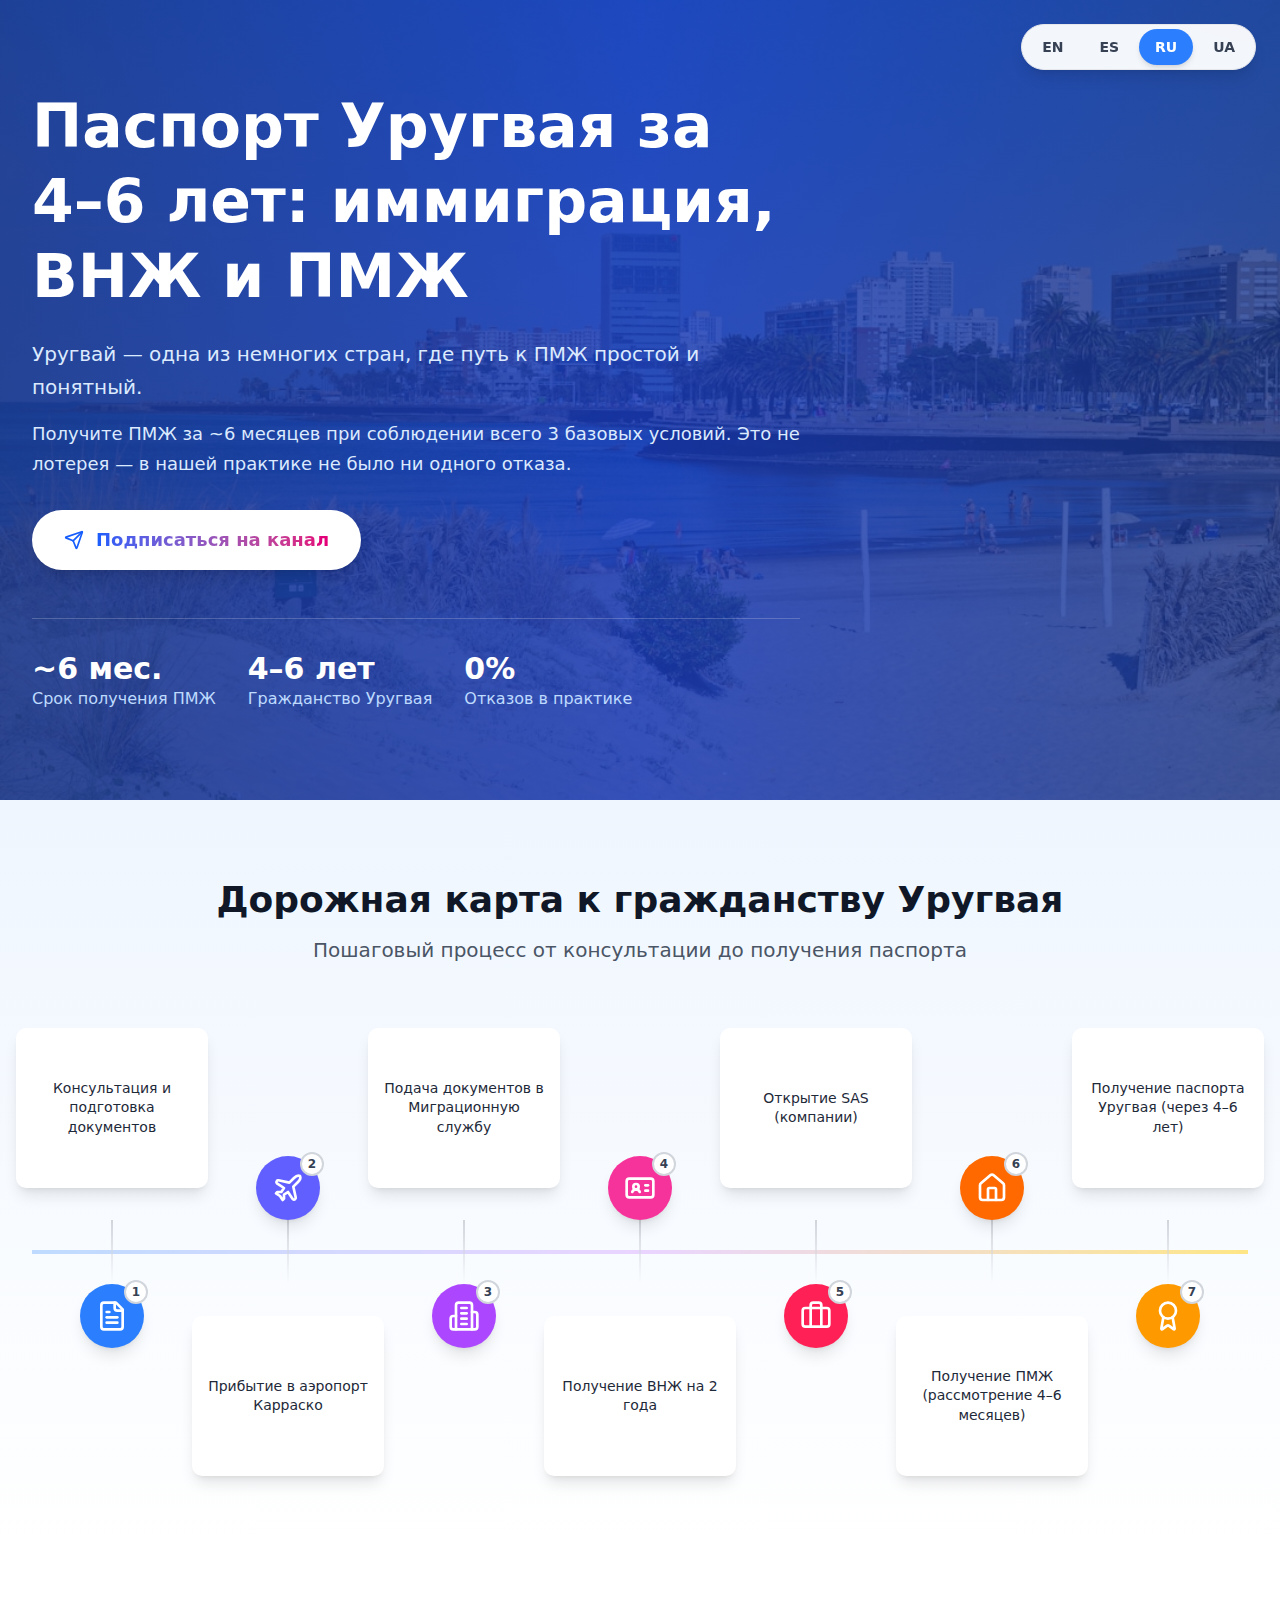
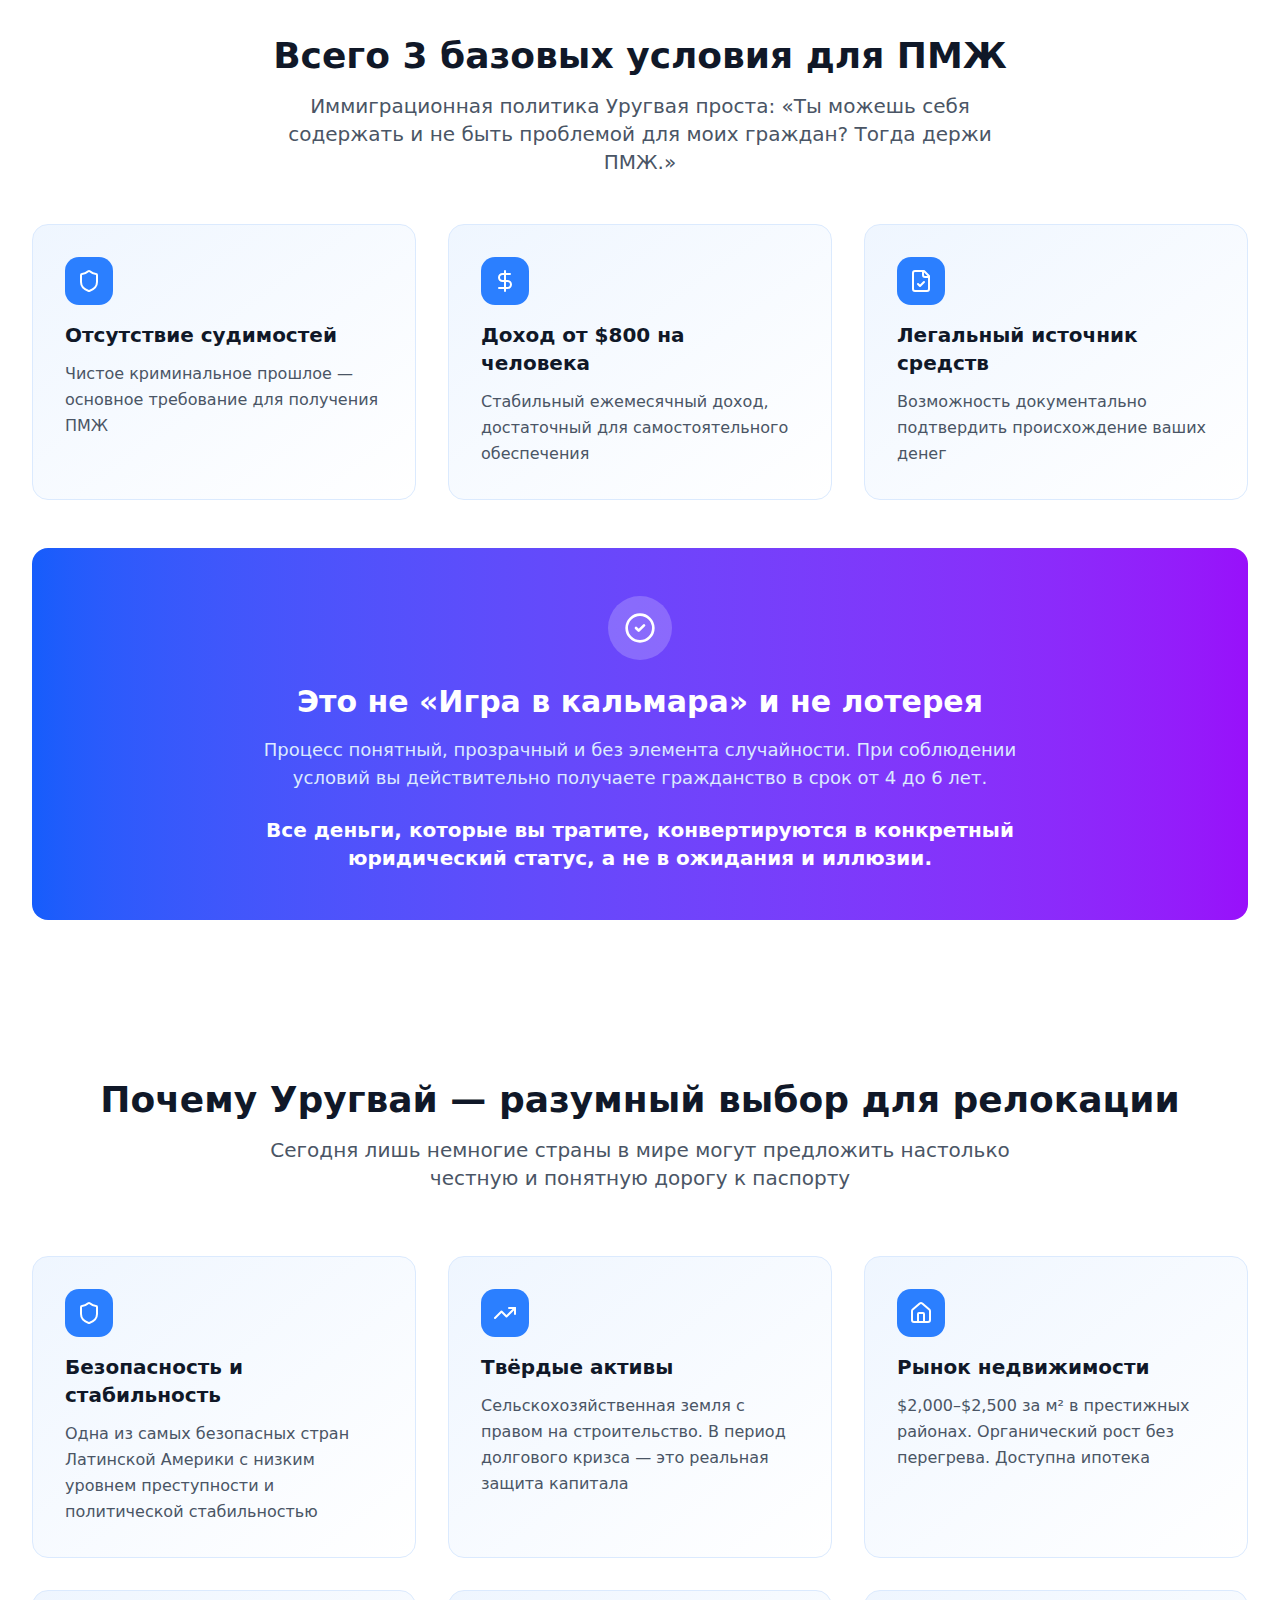
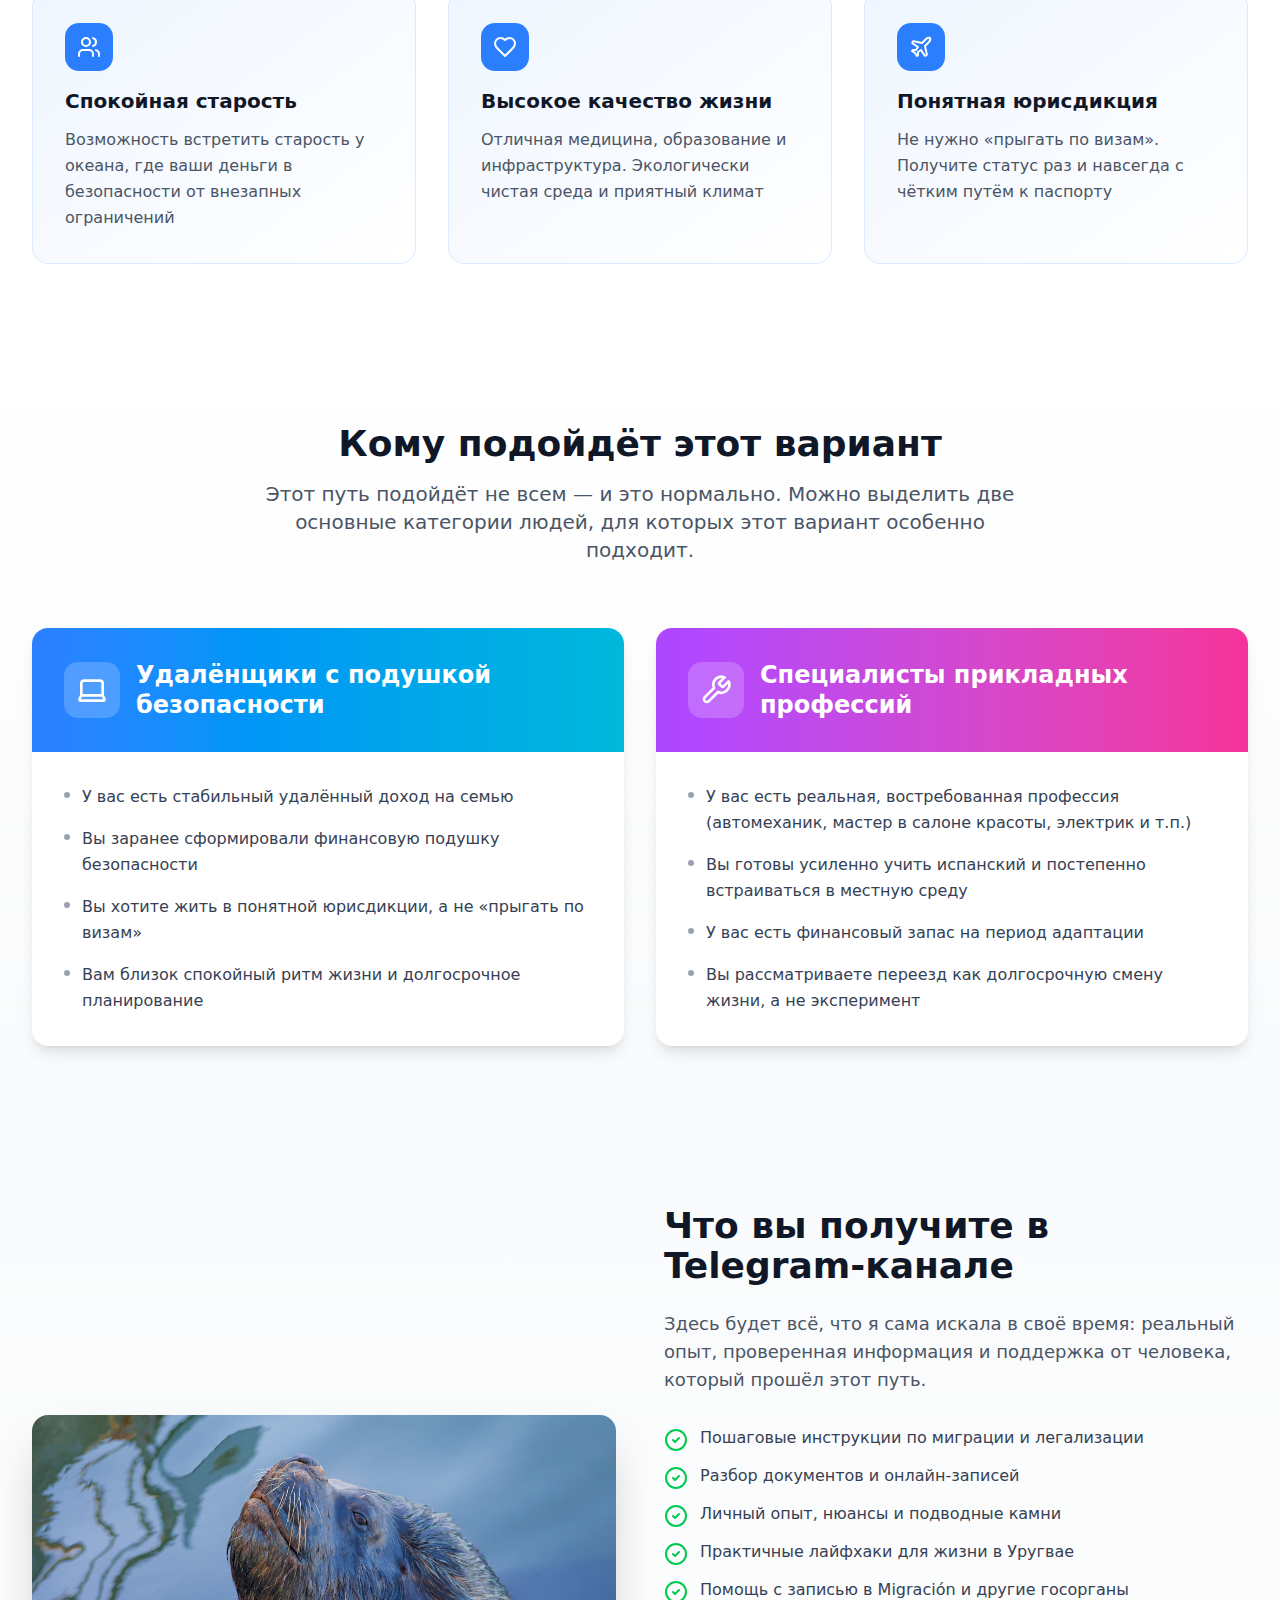
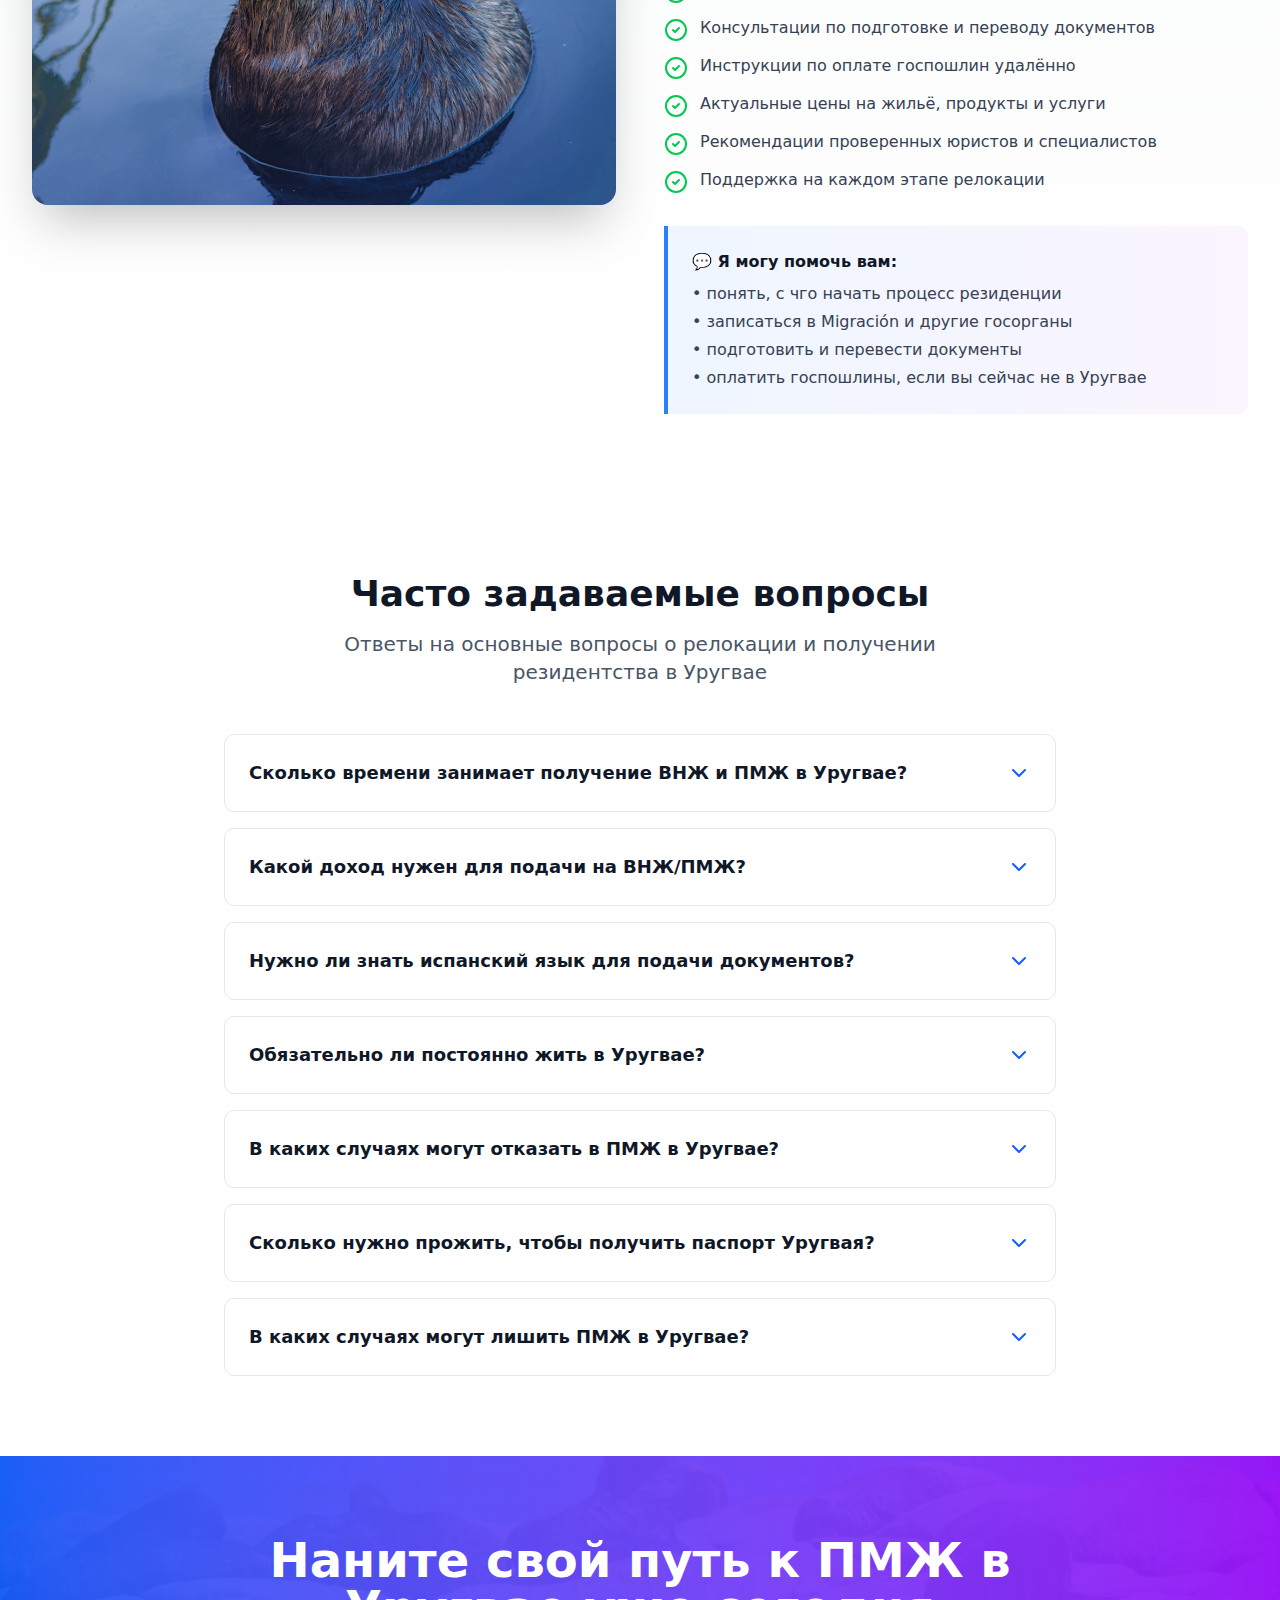
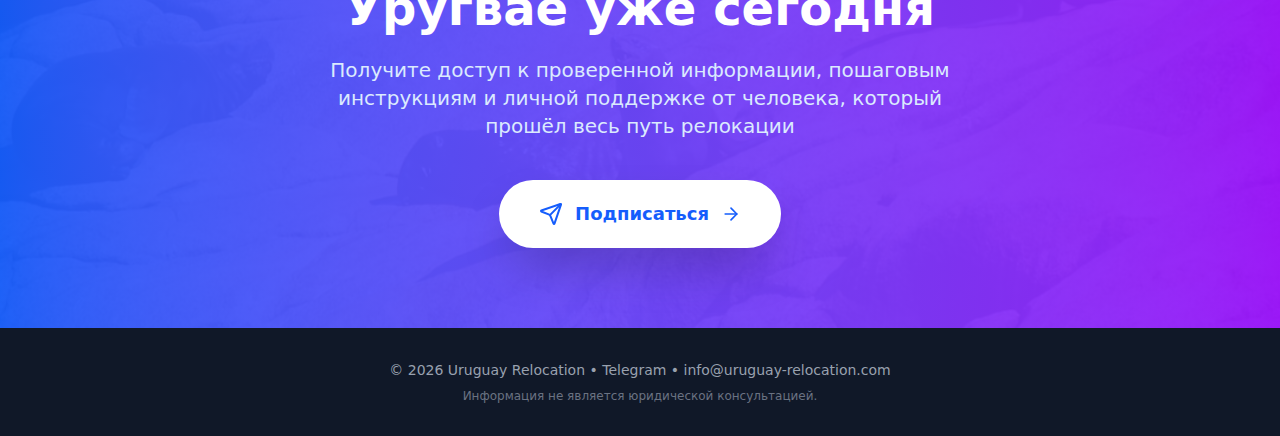
<file: index.html>
<!DOCTYPE html>

<html lang="ru">

<head>
  <!-- Google tag (gtag.js) -->
  <script async src="https://www.googletagmanager.com/gtag/js?id=G-LP026Y0L6K"></script>
  <script>
    window.dataLayer = window.dataLayer || [];
    function gtag() { dataLayer.push(arguments); }
    gtag('js', new Date());

    gtag('config', 'G-LP026Y0L6K');
  </script>

  <meta http-equiv="Content-Type" content="text/html; charset=UTF-8">
  <meta name="viewport" content="width=device-width, initial-scale=1.0">
  <title>Uruguay migration</title>
  <link rel="stylesheet" href="css/styles.css">
  <link rel="alternate" hreflang="ru" href="index.html">
  <link rel="alternate" hreflang="uk" href="index-ua.html">
  <link rel="alternate" hreflang="en" href="index-en.html">
  <link rel="alternate" hreflang="es" href="index-es.html">
  <style>
    *:focus-visible {
      outline: none;
      box-shadow: none;
    }

    *:focus {
      outline: none;
    }
  </style>
</head>

<script>
  document.addEventListener('DOMContentLoaded', () => {
    document.querySelectorAll('.faq-toggle').forEach((btn) => {
      btn.setAttribute('aria-expanded', 'false');

      btn.addEventListener('click', () => {
        const isOpen = btn.getAttribute('aria-expanded') === 'true';

        // закрыть все
        document.querySelectorAll('.faq-toggle').forEach((b) => {
          b.setAttribute('aria-expanded', 'false');
        });

        // открыть текущий
        if (!isOpen) btn.setAttribute('aria-expanded', 'true');
      });
    });
  });
</script>

<body>
  <div id="root">
    <div class="min-h-screen bg-gradient-to-b from-blue-50 to-white">
      <div class="fixed top-6 right-6 z-50">
        <div class="bg-white/95 backdrop-blur-sm rounded-full shadow-lg border border-gray-200">
          <div class="flex items-center gap-1 p-1">

            <a href="index-en.html"
              class="px-4 py-2 rounded-full text-sm font-semibold transition-all duration-200 text-gray-700 hover:bg-gray-100">
              EN
            </a>

            <a href="index-es.html"
              class="px-4 py-2 rounded-full text-sm font-semibold transition-all duration-200 text-gray-700 hover:bg-gray-100">
              ES
            </a>

            <!-- текущий язык -->
            <a href="index.html"
              class="px-4 py-2 rounded-full text-sm font-semibold transition-all duration-200 bg-blue-500 text-white shadow-md pointer-events-none">
              RU
            </a>

            <a href="index-ua.html"
              class="px-4 py-2 rounded-full text-sm font-semibold transition-all duration-200 text-gray-700 hover:bg-gray-100">
              UA
            </a>
          </div>
        </div>
      </div>

      <section class="relative overflow-hidden h-[800px] flex items-center">
        <div class="absolute inset-0"><img src="./files/photo-1768411743698-ad6937c48f93"
            alt="Montevideo Uruguay coastline" class="w-full h-full object-cover">
          <div class="absolute inset-0 bg-gradient-to-r from-blue-900/90 via-blue-800/85 to-blue-900/80"></div>
        </div>
        <div class="relative w-full max-w-7xl mx-auto px-4 sm:px-6 lg:px-8 py-20">
          <div class="max-w-3xl">
            <h1 class="text-4xl sm:text-5xl lg:text-6xl font-bold text-white mb-6 leading-tight">Паспорт Уругвая за 4–6
              лет: иммиграция, ВНЖ и ПМЖ</h1>
            <p class="text-xl text-blue-100 mb-4 leading-relaxed">Уругвай — одна из немногих стран, где путь к ПМЖ
              простой и понятный.</p>
            <p class="text-lg text-blue-100 mb-8 leading-relaxed">Получите ПМЖ за ~6 месяцев при соблюдении всего 3
              базовых условий. Это не лотерея — в нашей практике не было ни одного отказа.</p><a
              href="https://t.me/latam_migration" target="_blank" rel="noopener noreferrer"
              class="inline-flex items-center gap-3 bg-white hover:bg-gray-50 px-8 py-4 rounded-full text-lg font-semibold transition-all duration-200 shadow-lg hover:shadow-xl hover:scale-105"><svg
                xmlns="http://www.w3.org/2000/svg" width="24" height="24" viewBox="0 0 24 24" fill="none"
                stroke="currentColor" stroke-width="2" stroke-linecap="round" stroke-linejoin="round"
                class="lucide lucide-send w-5 h-5 text-blue-600">
                <path
                  d="M14.536 21.686a.5.5 0 0 0 .937-.024l6.5-19a.496.496 0 0 0-.635-.635l-19 6.5a.5.5 0 0 0-.024.937l7.93 3.18a2 2 0 0 1 1.112 1.11z">
                </path>
                <path d="m21.854 2.147-10.94 10.939"></path>
              </svg><span class="bg-gradient-to-r from-blue-600 to-pink-600 bg-clip-text text-transparent">Подписаться
                на канал</span></a>
            <div class="flex flex-wrap gap-8 mt-12 pt-8 border-t border-white/20">
              <div>
                <div class="text-3xl font-bold text-white">~6 мес.</div>
                <div class="text-blue-200">Срок получения ПМЖ</div>
              </div>
              <div>
                <div class="text-3xl font-bold text-white">4–6 лет</div>
                <div class="text-blue-200">Гражданство Уругвая</div>
              </div>
              <div>
                <div class="text-3xl font-bold text-white">0%</div>
                <div class="text-blue-200">Отказов в практике</div>
              </div>
            </div>
          </div>
        </div>
      </section>
      <section class="py-20 bg-gradient-to-b from-blue-50 to-white overflow-hidden">
        <div class="max-w-7xl mx-auto px-4 sm:px-6 lg:px-8">
          <div class="text-center mb-16" style="opacity: 1; transform: none;">
            <h2 class="text-3xl sm:text-4xl font-bold text-gray-900 mb-4">Дорожная карта к гражданству Уругвая</h2>
            <p class="text-xl text-gray-600 max-w-3xl mx-auto">Пошаговый процесс от консультации до получения паспорта
            </p>
          </div>
          <div class="hidden lg:block relative">
            <div
              class="absolute top-1/2 left-0 right-0 h-1 bg-gradient-to-r from-blue-200 via-purple-200 to-amber-200 -translate-y-1/2">
            </div>
            <div class="relative grid grid-cols-7 gap-4">
              <div class="flex flex-col items-center pb-32" style="opacity: 1; transform: none;">
                <div
                  class="order-1 mb-8 bg-white rounded-lg shadow-lg p-4 hover:shadow-xl transition-shadow duration-300">
                  <div class="w-40 h-32 flex items-center justify-center text-center">
                    <p class="text-sm font-medium text-gray-800 leading-snug">Консультация и подготовка документов</p>
                  </div>
                </div>
                <div class="order-2 w-0.5 h-16 bg-gradient-to-b from-gray-300 to-transparent"></div>
                <div class="order-3 relative z-10">
                  <div class="w-16 h-16 bg-blue-500 rounded-full flex items-center justify-center shadow-lg"><svg
                      xmlns="http://www.w3.org/2000/svg" width="24" height="24" viewBox="0 0 24 24" fill="none"
                      stroke="currentColor" stroke-width="2" stroke-linecap="round" stroke-linejoin="round"
                      class="lucide lucide-file-text w-8 h-8 text-white">
                      <path d="M15 2H6a2 2 0 0 0-2 2v16a2 2 0 0 0 2 2h12a2 2 0 0 0 2-2V7Z"></path>
                      <path d="M14 2v4a2 2 0 0 0 2 2h4"></path>
                      <path d="M10 9H8"></path>
                      <path d="M16 13H8"></path>
                      <path d="M16 17H8"></path>
                    </svg></div>
                  <div
                    class="absolute -top-1 -right-1 w-6 h-6 bg-white border-2 border-gray-300 rounded-full flex items-center justify-center text-xs font-bold text-gray-700">
                    1</div>
                </div>
              </div>
              <div class="flex flex-col items-center pt-32" style="opacity: 1; transform: none;">
                <div
                  class="order-2 mt-8 bg-white rounded-lg shadow-lg p-4 hover:shadow-xl transition-shadow duration-300">
                  <div class="w-40 h-32 flex items-center justify-center text-center">
                    <p class="text-sm font-medium text-gray-800 leading-snug">Прибытие в аэропорт Карраско</p>
                  </div>
                </div>
                <div class="order-1 w-0.5 h-16 bg-gradient-to-b from-gray-300 to-transparent"></div>
                <div class="order-0 relative z-10">
                  <div class="w-16 h-16 bg-indigo-500 rounded-full flex items-center justify-center shadow-lg"><svg
                      xmlns="http://www.w3.org/2000/svg" width="24" height="24" viewBox="0 0 24 24" fill="none"
                      stroke="currentColor" stroke-width="2" stroke-linecap="round" stroke-linejoin="round"
                      class="lucide lucide-plane w-8 h-8 text-white">
                      <path
                        d="M17.8 19.2 16 11l3.5-3.5C21 6 21.5 4 21 3c-1-.5-3 0-4.5 1.5L13 8 4.8 6.2c-.5-.1-.9.1-1.1.5l-.3.5c-.2.5-.1 1 .3 1.3L9 12l-2 3H4l-1 1 3 2 2 3 1-1v-3l3-2 3.5 5.3c.3.4.8.5 1.3.3l.5-.2c.4-.3.6-.7.5-1.2z">
                      </path>
                    </svg></div>
                  <div
                    class="absolute -top-1 -right-1 w-6 h-6 bg-white border-2 border-gray-300 rounded-full flex items-center justify-center text-xs font-bold text-gray-700">
                    2</div>
                </div>
              </div>
              <div class="flex flex-col items-center pb-32" style="opacity: 1; transform: none;">
                <div
                  class="order-1 mb-8 bg-white rounded-lg shadow-lg p-4 hover:shadow-xl transition-shadow duration-300">
                  <div class="w-40 h-32 flex items-center justify-center text-center">
                    <p class="text-sm font-medium text-gray-800 leading-snug">Подача документов в Миграционную службу
                    </p>
                  </div>
                </div>
                <div class="order-2 w-0.5 h-16 bg-gradient-to-b from-gray-300 to-transparent"></div>
                <div class="order-3 relative z-10">
                  <div class="w-16 h-16 bg-purple-500 rounded-full flex items-center justify-center shadow-lg"><svg
                      xmlns="http://www.w3.org/2000/svg" width="24" height="24" viewBox="0 0 24 24" fill="none"
                      stroke="currentColor" stroke-width="2" stroke-linecap="round" stroke-linejoin="round"
                      class="lucide lucide-building2 lucide-building-2 w-8 h-8 text-white">
                      <path d="M6 22V4a2 2 0 0 1 2-2h8a2 2 0 0 1 2 2v18Z"></path>
                      <path d="M6 12H4a2 2 0 0 0-2 2v6a2 2 0 0 0 2 2h2"></path>
                      <path d="M18 9h2a2 2 0 0 1 2 2v9a2 2 0 0 1-2 2h-2"></path>
                      <path d="M10 6h4"></path>
                      <path d="M10 10h4"></path>
                      <path d="M10 14h4"></path>
                      <path d="M10 18h4"></path>
                    </svg></div>
                  <div
                    class="absolute -top-1 -right-1 w-6 h-6 bg-white border-2 border-gray-300 rounded-full flex items-center justify-center text-xs font-bold text-gray-700">
                    3</div>
                </div>
              </div>
              <div class="flex flex-col items-center pt-32" style="opacity: 1; transform: none;">
                <div
                  class="order-2 mt-8 bg-white rounded-lg shadow-lg p-4 hover:shadow-xl transition-shadow duration-300">
                  <div class="w-40 h-32 flex items-center justify-center text-center">
                    <p class="text-sm font-medium text-gray-800 leading-snug">Получение ВНЖ на 2 года</p>
                  </div>
                </div>
                <div class="order-1 w-0.5 h-16 bg-gradient-to-b from-gray-300 to-transparent"></div>
                <div class="order-0 relative z-10">
                  <div class="w-16 h-16 bg-pink-500 rounded-full flex items-center justify-center shadow-lg"><svg
                      xmlns="http://www.w3.org/2000/svg" width="24" height="24" viewBox="0 0 24 24" fill="none"
                      stroke="currentColor" stroke-width="2" stroke-linecap="round" stroke-linejoin="round"
                      class="lucide lucide-id-card w-8 h-8 text-white">
                      <path d="M16 10h2"></path>
                      <path d="M16 14h2"></path>
                      <path d="M6.17 15a3 3 0 0 1 5.66 0"></path>
                      <circle cx="9" cy="11" r="2"></circle>
                      <rect x="2" y="5" width="20" height="14" rx="2"></rect>
                    </svg></div>
                  <div
                    class="absolute -top-1 -right-1 w-6 h-6 bg-white border-2 border-gray-300 rounded-full flex items-center justify-center text-xs font-bold text-gray-700">
                    4</div>
                </div>
              </div>
              <div class="flex flex-col items-center pb-32" style="opacity: 1; transform: none;">
                <div
                  class="order-1 mb-8 bg-white rounded-lg shadow-lg p-4 hover:shadow-xl transition-shadow duration-300">
                  <div class="w-40 h-32 flex items-center justify-center text-center">
                    <p class="text-sm font-medium text-gray-800 leading-snug">Открытие SAS (компании)</p>
                  </div>
                </div>
                <div class="order-2 w-0.5 h-16 bg-gradient-to-b from-gray-300 to-transparent"></div>
                <div class="order-3 relative z-10">
                  <div class="w-16 h-16 bg-rose-500 rounded-full flex items-center justify-center shadow-lg"><svg
                      xmlns="http://www.w3.org/2000/svg" width="24" height="24" viewBox="0 0 24 24" fill="none"
                      stroke="currentColor" stroke-width="2" stroke-linecap="round" stroke-linejoin="round"
                      class="lucide lucide-briefcase w-8 h-8 text-white">
                      <path d="M16 20V4a2 2 0 0 0-2-2h-4a2 2 0 0 0-2 2v16"></path>
                      <rect width="20" height="14" x="2" y="6" rx="2"></rect>
                    </svg></div>
                  <div
                    class="absolute -top-1 -right-1 w-6 h-6 bg-white border-2 border-gray-300 rounded-full flex items-center justify-center text-xs font-bold text-gray-700">
                    5</div>
                </div>
              </div>
              <div class="flex flex-col items-center pt-32" style="opacity: 1; transform: none;">
                <div
                  class="order-2 mt-8 bg-white rounded-lg shadow-lg p-4 hover:shadow-xl transition-shadow duration-300">
                  <div class="w-40 h-32 flex items-center justify-center text-center">
                    <p class="text-sm font-medium text-gray-800 leading-snug">Получение ПМЖ (рассмотрение 4–6 месяцев)
                    </p>
                  </div>
                </div>
                <div class="order-1 w-0.5 h-16 bg-gradient-to-b from-gray-300 to-transparent"></div>
                <div class="order-0 relative z-10">
                  <div class="w-16 h-16 bg-orange-500 rounded-full flex items-center justify-center shadow-lg"><svg
                      xmlns="http://www.w3.org/2000/svg" width="24" height="24" viewBox="0 0 24 24" fill="none"
                      stroke="currentColor" stroke-width="2" stroke-linecap="round" stroke-linejoin="round"
                      class="lucide lucide-house w-8 h-8 text-white">
                      <path d="M15 21v-8a1 1 0 0 0-1-1h-4a1 1 0 0 0-1 1v8"></path>
                      <path
                        d="M3 10a2 2 0 0 1 .709-1.528l7-5.999a2 2 0 0 1 2.582 0l7 5.999A2 2 0 0 1 21 10v9a2 2 0 0 1-2 2H5a2 2 0 0 1-2-2z">
                      </path>
                    </svg></div>
                  <div
                    class="absolute -top-1 -right-1 w-6 h-6 bg-white border-2 border-gray-300 rounded-full flex items-center justify-center text-xs font-bold text-gray-700">
                    6</div>
                </div>
              </div>
              <div class="flex flex-col items-center pb-32" style="opacity: 1; transform: none;">
                <div
                  class="order-1 mb-8 bg-white rounded-lg shadow-lg p-4 hover:shadow-xl transition-shadow duration-300">
                  <div class="w-40 h-32 flex items-center justify-center text-center">
                    <p class="text-sm font-medium text-gray-800 leading-snug">Получение паспорта Уругвая (через 4–6 лет)
                    </p>
                  </div>
                </div>
                <div class="order-2 w-0.5 h-16 bg-gradient-to-b from-gray-300 to-transparent"></div>
                <div class="order-3 relative z-10">
                  <div class="w-16 h-16 bg-amber-500 rounded-full flex items-center justify-center shadow-lg"><svg
                      xmlns="http://www.w3.org/2000/svg" width="24" height="24" viewBox="0 0 24 24" fill="none"
                      stroke="currentColor" stroke-width="2" stroke-linecap="round" stroke-linejoin="round"
                      class="lucide lucide-award w-8 h-8 text-white">
                      <path
                        d="m15.477 12.89 1.515 8.526a.5.5 0 0 1-.81.47l-3.58-2.687a1 1 0 0 0-1.197 0l-3.586 2.686a.5.5 0 0 1-.81-.469l1.514-8.526">
                      </path>
                      <circle cx="12" cy="8" r="6"></circle>
                    </svg></div>
                  <div
                    class="absolute -top-1 -right-1 w-6 h-6 bg-white border-2 border-gray-300 rounded-full flex items-center justify-center text-xs font-bold text-gray-700">
                    7</div>
                </div>
              </div>
            </div>
          </div>
          <div class="lg:hidden space-y-8">
            <div class="flex items-start gap-4" style="opacity: 1; transform: none;">
              <div class="relative flex-shrink-0">
                <div class="w-14 h-14 bg-blue-500 rounded-full flex items-center justify-center shadow-lg"><svg
                    xmlns="http://www.w3.org/2000/svg" width="24" height="24" viewBox="0 0 24 24" fill="none"
                    stroke="currentColor" stroke-width="2" stroke-linecap="round" stroke-linejoin="round"
                    class="lucide lucide-file-text w-7 h-7 text-white">
                    <path d="M15 2H6a2 2 0 0 0-2 2v16a2 2 0 0 0 2 2h12a2 2 0 0 0 2-2V7Z"></path>
                    <path d="M14 2v4a2 2 0 0 0 2 2h4"></path>
                    <path d="M10 9H8"></path>
                    <path d="M16 13H8"></path>
                    <path d="M16 17H8"></path>
                  </svg></div>
                <div
                  class="absolute -top-1 -right-1 w-5 h-5 bg-white border-2 border-gray-300 rounded-full flex items-center justify-center text-xs font-bold text-gray-700">
                  1</div>
                <div
                  class="absolute top-14 left-1/2 w-0.5 h-8 bg-gradient-to-b from-gray-300 to-transparent -translate-x-1/2">
                </div>
              </div>
              <div class="flex-1 bg-white rounded-lg shadow-md p-5 hover:shadow-lg transition-shadow duration-300">
                <p class="text-base font-medium text-gray-800 leading-relaxed">Консультация и подготовка документов</p>
              </div>
            </div>
            <div class="flex items-start gap-4" style="opacity: 1; transform: none;">
              <div class="relative flex-shrink-0">
                <div class="w-14 h-14 bg-indigo-500 rounded-full flex items-center justify-center shadow-lg"><svg
                    xmlns="http://www.w3.org/2000/svg" width="24" height="24" viewBox="0 0 24 24" fill="none"
                    stroke="currentColor" stroke-width="2" stroke-linecap="round" stroke-linejoin="round"
                    class="lucide lucide-plane w-7 h-7 text-white">
                    <path
                      d="M17.8 19.2 16 11l3.5-3.5C21 6 21.5 4 21 3c-1-.5-3 0-4.5 1.5L13 8 4.8 6.2c-.5-.1-.9.1-1.1.5l-.3.5c-.2.5-.1 1 .3 1.3L9 12l-2 3H4l-1 1 3 2 2 3 1-1v-3l3-2 3.5 5.3c.3.4.8.5 1.3.3l.5-.2c.4-.3.6-.7.5-1.2z">
                    </path>
                  </svg></div>
                <div
                  class="absolute -top-1 -right-1 w-5 h-5 bg-white border-2 border-gray-300 rounded-full flex items-center justify-center text-xs font-bold text-gray-700">
                  2</div>
                <div
                  class="absolute top-14 left-1/2 w-0.5 h-8 bg-gradient-to-b from-gray-300 to-transparent -translate-x-1/2">
                </div>
              </div>
              <div class="flex-1 bg-white rounded-lg shadow-md p-5 hover:shadow-lg transition-shadow duration-300">
                <p class="text-base font-medium text-gray-800 leading-relaxed">Прибытие в аэропорт Карраско</p>
              </div>
            </div>
            <div class="flex items-start gap-4" style="opacity: 1; transform: none;">
              <div class="relative flex-shrink-0">
                <div class="w-14 h-14 bg-purple-500 rounded-full flex items-center justify-center shadow-lg"><svg
                    xmlns="http://www.w3.org/2000/svg" width="24" height="24" viewBox="0 0 24 24" fill="none"
                    stroke="currentColor" stroke-width="2" stroke-linecap="round" stroke-linejoin="round"
                    class="lucide lucide-building2 lucide-building-2 w-7 h-7 text-white">
                    <path d="M6 22V4a2 2 0 0 1 2-2h8a2 2 0 0 1 2 2v18Z"></path>
                    <path d="M6 12H4a2 2 0 0 0-2 2v6a2 2 0 0 0 2 2h2"></path>
                    <path d="M18 9h2a2 2 0 0 1 2 2v9a2 2 0 0 1-2 2h-2"></path>
                    <path d="M10 6h4"></path>
                    <path d="M10 10h4"></path>
                    <path d="M10 14h4"></path>
                    <path d="M10 18h4"></path>
                  </svg></div>
                <div
                  class="absolute -top-1 -right-1 w-5 h-5 bg-white border-2 border-gray-300 rounded-full flex items-center justify-center text-xs font-bold text-gray-700">
                  3</div>
                <div
                  class="absolute top-14 left-1/2 w-0.5 h-8 bg-gradient-to-b from-gray-300 to-transparent -translate-x-1/2">
                </div>
              </div>
              <div class="flex-1 bg-white rounded-lg shadow-md p-5 hover:shadow-lg transition-shadow duration-300">
                <p class="text-base font-medium text-gray-800 leading-relaxed">Подача документов в Миграционную службу
                </p>
              </div>
            </div>
            <div class="flex items-start gap-4" style="opacity: 1; transform: none;">
              <div class="relative flex-shrink-0">
                <div class="w-14 h-14 bg-pink-500 rounded-full flex items-center justify-center shadow-lg"><svg
                    xmlns="http://www.w3.org/2000/svg" width="24" height="24" viewBox="0 0 24 24" fill="none"
                    stroke="currentColor" stroke-width="2" stroke-linecap="round" stroke-linejoin="round"
                    class="lucide lucide-id-card w-7 h-7 text-white">
                    <path d="M16 10h2"></path>
                    <path d="M16 14h2"></path>
                    <path d="M6.17 15a3 3 0 0 1 5.66 0"></path>
                    <circle cx="9" cy="11" r="2"></circle>
                    <rect x="2" y="5" width="20" height="14" rx="2"></rect>
                  </svg></div>
                <div
                  class="absolute -top-1 -right-1 w-5 h-5 bg-white border-2 border-gray-300 rounded-full flex items-center justify-center text-xs font-bold text-gray-700">
                  4</div>
                <div
                  class="absolute top-14 left-1/2 w-0.5 h-8 bg-gradient-to-b from-gray-300 to-transparent -translate-x-1/2">
                </div>
              </div>
              <div class="flex-1 bg-white rounded-lg shadow-md p-5 hover:shadow-lg transition-shadow duration-300">
                <p class="text-base font-medium text-gray-800 leading-relaxed">Получение ВНЖ на 2 года</p>
              </div>
            </div>
            <div class="flex items-start gap-4" style="opacity: 1; transform: none;">
              <div class="relative flex-shrink-0">
                <div class="w-14 h-14 bg-rose-500 rounded-full flex items-center justify-center shadow-lg"><svg
                    xmlns="http://www.w3.org/2000/svg" width="24" height="24" viewBox="0 0 24 24" fill="none"
                    stroke="currentColor" stroke-width="2" stroke-linecap="round" stroke-linejoin="round"
                    class="lucide lucide-briefcase w-7 h-7 text-white">
                    <path d="M16 20V4a2 2 0 0 0-2-2h-4a2 2 0 0 0-2 2v16"></path>
                    <rect width="20" height="14" x="2" y="6" rx="2"></rect>
                  </svg></div>
                <div
                  class="absolute -top-1 -right-1 w-5 h-5 bg-white border-2 border-gray-300 rounded-full flex items-center justify-center text-xs font-bold text-gray-700">
                  5</div>
                <div
                  class="absolute top-14 left-1/2 w-0.5 h-8 bg-gradient-to-b from-gray-300 to-transparent -translate-x-1/2">
                </div>
              </div>
              <div class="flex-1 bg-white rounded-lg shadow-md p-5 hover:shadow-lg transition-shadow duration-300">
                <p class="text-base font-medium text-gray-800 leading-relaxed">Открытие SAS (компании)</p>
              </div>
            </div>
            <div class="flex items-start gap-4" style="opacity: 1; transform: none;">
              <div class="relative flex-shrink-0">
                <div class="w-14 h-14 bg-orange-500 rounded-full flex items-center justify-center shadow-lg"><svg
                    xmlns="http://www.w3.org/2000/svg" width="24" height="24" viewBox="0 0 24 24" fill="none"
                    stroke="currentColor" stroke-width="2" stroke-linecap="round" stroke-linejoin="round"
                    class="lucide lucide-house w-7 h-7 text-white">
                    <path d="M15 21v-8a1 1 0 0 0-1-1h-4a1 1 0 0 0-1 1v8"></path>
                    <path
                      d="M3 10a2 2 0 0 1 .709-1.528l7-5.999a2 2 0 0 1 2.582 0l7 5.999A2 2 0 0 1 21 10v9a2 2 0 0 1-2 2H5a2 2 0 0 1-2-2z">
                    </path>
                  </svg></div>
                <div
                  class="absolute -top-1 -right-1 w-5 h-5 bg-white border-2 border-gray-300 rounded-full flex items-center justify-center text-xs font-bold text-gray-700">
                  6</div>
                <div
                  class="absolute top-14 left-1/2 w-0.5 h-8 bg-gradient-to-b from-gray-300 to-transparent -translate-x-1/2">
                </div>
              </div>
              <div class="flex-1 bg-white rounded-lg shadow-md p-5 hover:shadow-lg transition-shadow duration-300">
                <p class="text-base font-medium text-gray-800 leading-relaxed">Получение ПМЖ (рассмотрение 4–6 месяцев)
                </p>
              </div>
            </div>
            <div class="flex items-start gap-4" style="opacity: 1; transform: none;">
              <div class="relative flex-shrink-0">
                <div class="w-14 h-14 bg-amber-500 rounded-full flex items-center justify-center shadow-lg"><svg
                    xmlns="http://www.w3.org/2000/svg" width="24" height="24" viewBox="0 0 24 24" fill="none"
                    stroke="currentColor" stroke-width="2" stroke-linecap="round" stroke-linejoin="round"
                    class="lucide lucide-award w-7 h-7 text-white">
                    <path
                      d="m15.477 12.89 1.515 8.526a.5.5 0 0 1-.81.47l-3.58-2.687a1 1 0 0 0-1.197 0l-3.586 2.686a.5.5 0 0 1-.81-.469l1.514-8.526">
                    </path>
                    <circle cx="12" cy="8" r="6"></circle>
                  </svg></div>
                <div
                  class="absolute -top-1 -right-1 w-5 h-5 bg-white border-2 border-gray-300 rounded-full flex items-center justify-center text-xs font-bold text-gray-700">
                  7</div>
              </div>
              <div class="flex-1 bg-white rounded-lg shadow-md p-5 hover:shadow-lg transition-shadow duration-300">
                <p class="text-base font-medium text-gray-800 leading-relaxed">Получение паспорта Уругвая (через 4–6
                  лет)</p>
              </div>
            </div>
          </div>
        </div>
      </section>
      <section class="py-20 bg-white">
        <div class="max-w-7xl mx-auto px-4 sm:px-6 lg:px-8">
          <div class="text-center mb-12">
            <h2 class="text-3xl sm:text-4xl font-bold text-gray-900 mb-4">Всего 3 базовых условия для ПМЖ</h2>
            <p class="text-xl text-gray-600 max-w-3xl mx-auto">Иммиграционная политика Уругвая проста: «Ты можешь себя
              содержать и не быть проблемой для моих граждан? Тогда держи ПМЖ.»</p>
          </div>
          <div class="grid grid-cols-1 md:grid-cols-3 gap-8 mb-12">
            <div
              class="bg-gradient-to-br from-blue-50 to-white p-8 rounded-2xl border border-blue-100 hover:shadow-lg transition-shadow duration-300">
              <div class="w-12 h-12 bg-blue-500 rounded-xl flex items-center justify-center mb-4"><svg
                  xmlns="http://www.w3.org/2000/svg" width="24" height="24" viewBox="0 0 24 24" fill="none"
                  stroke="currentColor" stroke-width="2" stroke-linecap="round" stroke-linejoin="round"
                  class="lucide lucide-shield w-6 h-6 text-white">
                  <path
                    d="M20 13c0 5-3.5 7.5-7.66 8.95a1 1 0 0 1-.67-.01C7.5 20.5 4 18 4 13V6a1 1 0 0 1 1-1c2 0 4.5-1.2 6.24-2.72a1.17 1.17 0 0 1 1.52 0C14.51 3.81 17 5 19 5a1 1 0 0 1 1 1z">
                  </path>
                </svg></div>
              <h3 class="text-xl font-semibold text-gray-900 mb-3">Отсутствие судимостей</h3>
              <p class="text-gray-600 leading-relaxed">Чистое криминальное прошлое — основное требование для получения
                ПМЖ</p>
            </div>
            <div
              class="bg-gradient-to-br from-blue-50 to-white p-8 rounded-2xl border border-blue-100 hover:shadow-lg transition-shadow duration-300">
              <div class="w-12 h-12 bg-blue-500 rounded-xl flex items-center justify-center mb-4"><svg
                  xmlns="http://www.w3.org/2000/svg" width="24" height="24" viewBox="0 0 24 24" fill="none"
                  stroke="currentColor" stroke-width="2" stroke-linecap="round" stroke-linejoin="round"
                  class="lucide lucide-dollar-sign w-6 h-6 text-white">
                  <line x1="12" x2="12" y1="2" y2="22"></line>
                  <path d="M17 5H9.5a3.5 3.5 0 0 0 0 7h5a3.5 3.5 0 0 1 0 7H6"></path>
                </svg></div>
              <h3 class="text-xl font-semibold text-gray-900 mb-3">Доход от $800 на человека</h3>
              <p class="text-gray-600 leading-relaxed">Стабильный ежемесячный доход, достаточный для самостоятельного
                обеспечения</p>
            </div>
            <div
              class="bg-gradient-to-br from-blue-50 to-white p-8 rounded-2xl border border-blue-100 hover:shadow-lg transition-shadow duration-300">
              <div class="w-12 h-12 bg-blue-500 rounded-xl flex items-center justify-center mb-4"><svg
                  xmlns="http://www.w3.org/2000/svg" width="24" height="24" viewBox="0 0 24 24" fill="none"
                  stroke="currentColor" stroke-width="2" stroke-linecap="round" stroke-linejoin="round"
                  class="lucide lucide-file-check w-6 h-6 text-white">
                  <path d="M15 2H6a2 2 0 0 0-2 2v16a2 2 0 0 0 2 2h12a2 2 0 0 0 2-2V7Z"></path>
                  <path d="M14 2v4a2 2 0 0 0 2 2h4"></path>
                  <path d="m9 15 2 2 4-4"></path>
                </svg></div>
              <h3 class="text-xl font-semibold text-gray-900 mb-3">Легальный источник средств</h3>
              <p class="text-gray-600 leading-relaxed">Возможность документально подтвердить происхождение ваших денег
              </p>
            </div>
          </div>
          <div class="bg-gradient-to-r from-blue-600 to-purple-600 rounded-2xl p-8 md:p-12 text-white">
            <div class="max-w-3xl mx-auto text-center">
              <div class="inline-flex items-center justify-center w-16 h-16 bg-white/20 rounded-full mb-6"><svg
                  xmlns="http://www.w3.org/2000/svg" width="24" height="24" viewBox="0 0 24 24" fill="none"
                  stroke="currentColor" stroke-width="2" stroke-linecap="round" stroke-linejoin="round"
                  class="lucide lucide-circle-check w-8 h-8">
                  <circle cx="12" cy="12" r="10"></circle>
                  <path d="m9 12 2 2 4-4"></path>
                </svg></div>
              <h3 class="text-2xl sm:text-3xl font-bold mb-4">Это не «Игра в кальмара» и не лотерея</h3>
              <p class="text-lg text-blue-100 mb-6">Процесс понятный, прозрачный и без элемента случайности. При
                соблюдении условий вы действительно получаете гражданство в срок от 4 до 6 лет.</p>
              <p class="text-xl font-semibold">Все деньги, которые вы тратите, конвертируются в конкретный юридический
                статус, а не в ожидания и иллюзии.</p>
            </div>
          </div>
        </div>
      </section>
      <section class="py-20 bg-white">
        <div class="max-w-7xl mx-auto px-4 sm:px-6 lg:px-8">
          <div class="text-center mb-16">
            <h2 class="text-3xl sm:text-4xl font-bold text-gray-900 mb-4">Почему Уругвай — разумный выбор для релокации
            </h2>
            <p class="text-xl text-gray-600 max-w-3xl mx-auto">Сегодня лишь немногие страны в мире могут предложить
              настолько честную и понятную дорогу к паспорту</p>
          </div>
          <div class="grid grid-cols-1 md:grid-cols-2 lg:grid-cols-3 gap-8">
            <div
              class="bg-gradient-to-br from-blue-50 to-white p-8 rounded-2xl border border-blue-100 hover:shadow-lg transition-shadow duration-300">
              <div class="w-12 h-12 bg-blue-500 rounded-xl flex items-center justify-center mb-4"><svg
                  xmlns="http://www.w3.org/2000/svg" width="24" height="24" viewBox="0 0 24 24" fill="none"
                  stroke="currentColor" stroke-width="2" stroke-linecap="round" stroke-linejoin="round"
                  class="lucide lucide-shield w-6 h-6 text-white">
                  <path
                    d="M20 13c0 5-3.5 7.5-7.66 8.95a1 1 0 0 1-.67-.01C7.5 20.5 4 18 4 13V6a1 1 0 0 1 1-1c2 0 4.5-1.2 6.24-2.72a1.17 1.17 0 0 1 1.52 0C14.51 3.81 17 5 19 5a1 1 0 0 1 1 1z">
                  </path>
                </svg></div>
              <h3 class="text-xl font-semibold text-gray-900 mb-3">Безопасность и стабильность</h3>
              <p class="text-gray-600 leading-relaxed">Одна из самых безопасных стран Латинской Америки с низким уровнем
                преступности и политической стабильностью</p>
            </div>
            <div
              class="bg-gradient-to-br from-blue-50 to-white p-8 rounded-2xl border border-blue-100 hover:shadow-lg transition-shadow duration-300">
              <div class="w-12 h-12 bg-blue-500 rounded-xl flex items-center justify-center mb-4"><svg
                  xmlns="http://www.w3.org/2000/svg" width="24" height="24" viewBox="0 0 24 24" fill="none"
                  stroke="currentColor" stroke-width="2" stroke-linecap="round" stroke-linejoin="round"
                  class="lucide lucide-trending-up w-6 h-6 text-white">
                  <polyline points="22 7 13.5 15.5 8.5 10.5 2 17"></polyline>
                  <polyline points="16 7 22 7 22 13"></polyline>
                </svg></div>
              <h3 class="text-xl font-semibold text-gray-900 mb-3">Твёрдые активы</h3>
              <p class="text-gray-600 leading-relaxed">Сельскохозяйственная земля с правом на строительство. В период
                долгового кризса — это реальная защита капитала</p>
            </div>
            <div
              class="bg-gradient-to-br from-blue-50 to-white p-8 rounded-2xl border border-blue-100 hover:shadow-lg transition-shadow duration-300">
              <div class="w-12 h-12 bg-blue-500 rounded-xl flex items-center justify-center mb-4"><svg
                  xmlns="http://www.w3.org/2000/svg" width="24" height="24" viewBox="0 0 24 24" fill="none"
                  stroke="currentColor" stroke-width="2" stroke-linecap="round" stroke-linejoin="round"
                  class="lucide lucide-house w-6 h-6 text-white">
                  <path d="M15 21v-8a1 1 0 0 0-1-1h-4a1 1 0 0 0-1 1v8"></path>
                  <path
                    d="M3 10a2 2 0 0 1 .709-1.528l7-5.999a2 2 0 0 1 2.582 0l7 5.999A2 2 0 0 1 21 10v9a2 2 0 0 1-2 2H5a2 2 0 0 1-2-2z">
                  </path>
                </svg></div>
              <h3 class="text-xl font-semibold text-gray-900 mb-3">Рынок недвижимости</h3>
              <p class="text-gray-600 leading-relaxed">$2,000–$2,500 за м² в престижных районах. Органический рост без
                перегрева. Доступна ипотека</p>
            </div>
            <div
              class="bg-gradient-to-br from-blue-50 to-white p-8 rounded-2xl border border-blue-100 hover:shadow-lg transition-shadow duration-300">
              <div class="w-12 h-12 bg-blue-500 rounded-xl flex items-center justify-center mb-4"><svg
                  xmlns="http://www.w3.org/2000/svg" width="24" height="24" viewBox="0 0 24 24" fill="none"
                  stroke="currentColor" stroke-width="2" stroke-linecap="round" stroke-linejoin="round"
                  class="lucide lucide-users w-6 h-6 text-white">
                  <path d="M16 21v-2a4 4 0 0 0-4-4H6a4 4 0 0 0-4 4v2"></path>
                  <circle cx="9" cy="7" r="4"></circle>
                  <path d="M22 21v-2a4 4 0 0 0-3-3.87"></path>
                  <path d="M16 3.13a4 4 0 0 1 0 7.75"></path>
                </svg></div>
              <h3 class="text-xl font-semibold text-gray-900 mb-3">Спокойная старость</h3>
              <p class="text-gray-600 leading-relaxed">Возможность встретить старость у океана, где ваши деньги в
                безопасности от внезапных ограничений</p>
            </div>
            <div
              class="bg-gradient-to-br from-blue-50 to-white p-8 rounded-2xl border border-blue-100 hover:shadow-lg transition-shadow duration-300">
              <div class="w-12 h-12 bg-blue-500 rounded-xl flex items-center justify-center mb-4"><svg
                  xmlns="http://www.w3.org/2000/svg" width="24" height="24" viewBox="0 0 24 24" fill="none"
                  stroke="currentColor" stroke-width="2" stroke-linecap="round" stroke-linejoin="round"
                  class="lucide lucide-heart w-6 h-6 text-white">
                  <path
                    d="M19 14c1.49-1.46 3-3.21 3-5.5A5.5 5.5 0 0 0 16.5 3c-1.76 0-3 .5-4.5 2-1.5-1.5-2.74-2-4.5-2A5.5 5.5 0 0 0 2 8.5c0 2.3 1.5 4.05 3 5.5l7 7Z">
                  </path>
                </svg></div>
              <h3 class="text-xl font-semibold text-gray-900 mb-3">Высокое качество жизни</h3>
              <p class="text-gray-600 leading-relaxed">Отличная медицина, образование и инфраструктура. Экологически
                чистая среда и приятный климат</p>
            </div>
            <div
              class="bg-gradient-to-br from-blue-50 to-white p-8 rounded-2xl border border-blue-100 hover:shadow-lg transition-shadow duration-300">
              <div class="w-12 h-12 bg-blue-500 rounded-xl flex items-center justify-center mb-4"><svg
                  xmlns="http://www.w3.org/2000/svg" width="24" height="24" viewBox="0 0 24 24" fill="none"
                  stroke="currentColor" stroke-width="2" stroke-linecap="round" stroke-linejoin="round"
                  class="lucide lucide-plane w-6 h-6 text-white">
                  <path
                    d="M17.8 19.2 16 11l3.5-3.5C21 6 21.5 4 21 3c-1-.5-3 0-4.5 1.5L13 8 4.8 6.2c-.5-.1-.9.1-1.1.5l-.3.5c-.2.5-.1 1 .3 1.3L9 12l-2 3H4l-1 1 3 2 2 3 1-1v-3l3-2 3.5 5.3c.3.4.8.5 1.3.3l.5-.2c.4-.3.6-.7.5-1.2z">
                  </path>
                </svg></div>
              <h3 class="text-xl font-semibold text-gray-900 mb-3">Понятная юрисдикция</h3>
              <p class="text-gray-600 leading-relaxed">Не нужно «прыгать по визам». Получите статус раз и навсегда с
                чётким путём к паспорту</p>
            </div>
          </div>
        </div>
      </section>
      <section class="py-20 bg-gradient-to-b from-white to-gray-50">
        <div class="max-w-7xl mx-auto px-4 sm:px-6 lg:px-8">
          <div class="text-center mb-16">
            <h2 class="text-3xl sm:text-4xl font-bold text-gray-900 mb-4">Кому подойдёт этот вариант</h2>
            <p class="text-xl text-gray-600 max-w-3xl mx-auto">Этот путь подойдёт не всем — и это нормально. Можно
              выделить две основные категории людей, для которых этот вариант особенно подходит.</p>
          </div>
          <div class="grid grid-cols-1 lg:grid-cols-2 gap-8">
            <div class="bg-white rounded-2xl shadow-lg overflow-hidden hover:shadow-xl transition-shadow duration-300">
              <div class="bg-gradient-to-r from-blue-500 to-cyan-500 p-8 text-white">
                <div class="flex items-center gap-4">
                  <div
                    class="w-14 h-14 bg-white/20 backdrop-blur-sm rounded-xl flex items-center justify-center flex-shrink-0">
                    <svg xmlns="http://www.w3.org/2000/svg" width="24" height="24" viewBox="0 0 24 24" fill="none"
                      stroke="currentColor" stroke-width="2" stroke-linecap="round" stroke-linejoin="round"
                      class="lucide lucide-laptop w-8 h-8">
                      <path
                        d="M20 16V7a2 2 0 0 0-2-2H6a2 2 0 0 0-2 2v9m16 0H4m16 0 1.28 2.55a1 1 0 0 1-.9 1.45H3.62a1 1 0 0 1-.9-1.45L4 16">
                      </path>
                    </svg>
                  </div>
                  <h3 class="text-2xl font-bold leading-tight">Удалёнщики с подушкой безопасности</h3>
                </div>
              </div>
              <div class="p-8">
                <ul class="space-y-4">
                  <li class="flex items-start gap-3">
                    <div class="w-1.5 h-1.5 bg-gray-400 rounded-full mt-2 flex-shrink-0"></div><span
                      class="text-gray-700 leading-relaxed">У вас есть стабильный удалённый доход на семью</span>
                  </li>
                  <li class="flex items-start gap-3">
                    <div class="w-1.5 h-1.5 bg-gray-400 rounded-full mt-2 flex-shrink-0"></div><span
                      class="text-gray-700 leading-relaxed">Вы заранее сформировали финансовую подушку
                      безопасности</span>
                  </li>
                  <li class="flex items-start gap-3">
                    <div class="w-1.5 h-1.5 bg-gray-400 rounded-full mt-2 flex-shrink-0"></div><span
                      class="text-gray-700 leading-relaxed">Вы хотите жить в понятной юрисдикции, а не «прыгать по
                      визам»</span>
                  </li>
                  <li class="flex items-start gap-3">
                    <div class="w-1.5 h-1.5 bg-gray-400 rounded-full mt-2 flex-shrink-0"></div><span
                      class="text-gray-700 leading-relaxed">Вам близок спокойный ритм жизни и долгосрочное
                      планирование</span>
                  </li>
                </ul>
              </div>
            </div>
            <div class="bg-white rounded-2xl shadow-lg overflow-hidden hover:shadow-xl transition-shadow duration-300">
              <div class="bg-gradient-to-r from-purple-500 to-pink-500 p-8 text-white">
                <div class="flex items-center gap-4">
                  <div
                    class="w-14 h-14 bg-white/20 backdrop-blur-sm rounded-xl flex items-center justify-center flex-shrink-0">
                    <svg xmlns="http://www.w3.org/2000/svg" width="24" height="24" viewBox="0 0 24 24" fill="none"
                      stroke="currentColor" stroke-width="2" stroke-linecap="round" stroke-linejoin="round"
                      class="lucide lucide-wrench w-8 h-8">
                      <path
                        d="M14.7 6.3a1 1 0 0 0 0 1.4l1.6 1.6a1 1 0 0 0 1.4 0l3.77-3.77a6 6 0 0 1-7.94 7.94l-6.91 6.91a2.12 2.12 0 0 1-3-3l6.91-6.91a6 6 0 0 1 7.94-7.94l-3.76 3.76z">
                      </path>
                    </svg>
                  </div>
                  <h3 class="text-2xl font-bold leading-tight">Специалисты прикладных профессий</h3>
                </div>
              </div>
              <div class="p-8">
                <ul class="space-y-4">
                  <li class="flex items-start gap-3">
                    <div class="w-1.5 h-1.5 bg-gray-400 rounded-full mt-2 flex-shrink-0"></div><span
                      class="text-gray-700 leading-relaxed">У вас есть реальная, востребованная профессия (автомеханик,
                      мастер в салоне красоты, электрик и т.п.)</span>
                  </li>
                  <li class="flex items-start gap-3">
                    <div class="w-1.5 h-1.5 bg-gray-400 rounded-full mt-2 flex-shrink-0"></div><span
                      class="text-gray-700 leading-relaxed">Вы готовы усиленно учить испанский и постепенно встраиваться
                      в местную среду</span>
                  </li>
                  <li class="flex items-start gap-3">
                    <div class="w-1.5 h-1.5 bg-gray-400 rounded-full mt-2 flex-shrink-0"></div><span
                      class="text-gray-700 leading-relaxed">У вас есть финансовый запас на период адаптации</span>
                  </li>
                  <li class="flex items-start gap-3">
                    <div class="w-1.5 h-1.5 bg-gray-400 rounded-full mt-2 flex-shrink-0"></div><span
                      class="text-gray-700 leading-relaxed">Вы рассматриваете переезд как долгосрочную смену жизни, а не
                      эксперимент</span>
                  </li>
                </ul>
              </div>
            </div>
          </div>
        </div>
      </section>
      <section class="py-20 bg-gradient-to-b from-gray-50 to-white">
        <div class="max-w-7xl mx-auto px-4 sm:px-6 lg:px-8">
          <div class="grid grid-cols-1 lg:grid-cols-2 gap-12 items-center">
            <div class="order-2 lg:order-1">
              <div class="relative rounded-2xl overflow-hidden shadow-2xl"><img
                  src="./files/photo-1696452522969-3c8d55b6dee0" alt="Uruguay sea lion"
                  class="w-full h-full object-cover">
                <div class="absolute inset-0 bg-gradient-to-t from-blue-900/30 to-transparent"></div>
              </div>
            </div>
            <div class="order-1 lg:order-2">
              <h2 class="text-3xl sm:text-4xl font-bold text-gray-900 mb-6">Что вы получите в Telegram-канале</h2>
              <p class="text-lg text-gray-600 mb-8">Здесь будет всё, что я сама искала в своё время: реальный опыт,
                проверенная информация и поддержка от человека, который прошёл этот путь.</p>
              <div class="space-y-3">
                <div class="flex items-start gap-3"><svg xmlns="http://www.w3.org/2000/svg" width="24" height="24"
                    viewBox="0 0 24 24" fill="none" stroke="currentColor" stroke-width="2" stroke-linecap="round"
                    stroke-linejoin="round"
                    class="lucide lucide-circle-check w-6 h-6 text-green-500 flex-shrink-0 mt-0.5">
                    <circle cx="12" cy="12" r="10"></circle>
                    <path d="m9 12 2 2 4-4"></path>
                  </svg><span class="text-gray-700">Пошаговые инструкции по миграции и легализации</span></div>
                <div class="flex items-start gap-3"><svg xmlns="http://www.w3.org/2000/svg" width="24" height="24"
                    viewBox="0 0 24 24" fill="none" stroke="currentColor" stroke-width="2" stroke-linecap="round"
                    stroke-linejoin="round"
                    class="lucide lucide-circle-check w-6 h-6 text-green-500 flex-shrink-0 mt-0.5">
                    <circle cx="12" cy="12" r="10"></circle>
                    <path d="m9 12 2 2 4-4"></path>
                  </svg><span class="text-gray-700">Разбор документов и онлайн-записей</span></div>
                <div class="flex items-start gap-3"><svg xmlns="http://www.w3.org/2000/svg" width="24" height="24"
                    viewBox="0 0 24 24" fill="none" stroke="currentColor" stroke-width="2" stroke-linecap="round"
                    stroke-linejoin="round"
                    class="lucide lucide-circle-check w-6 h-6 text-green-500 flex-shrink-0 mt-0.5">
                    <circle cx="12" cy="12" r="10"></circle>
                    <path d="m9 12 2 2 4-4"></path>
                  </svg><span class="text-gray-700">Личный опыт, нюансы и подводные камни</span></div>
                <div class="flex items-start gap-3"><svg xmlns="http://www.w3.org/2000/svg" width="24" height="24"
                    viewBox="0 0 24 24" fill="none" stroke="currentColor" stroke-width="2" stroke-linecap="round"
                    stroke-linejoin="round"
                    class="lucide lucide-circle-check w-6 h-6 text-green-500 flex-shrink-0 mt-0.5">
                    <circle cx="12" cy="12" r="10"></circle>
                    <path d="m9 12 2 2 4-4"></path>
                  </svg><span class="text-gray-700">Практичные лайфхаки для жизни в Уругвае</span></div>
                <div class="flex items-start gap-3"><svg xmlns="http://www.w3.org/2000/svg" width="24" height="24"
                    viewBox="0 0 24 24" fill="none" stroke="currentColor" stroke-width="2" stroke-linecap="round"
                    stroke-linejoin="round"
                    class="lucide lucide-circle-check w-6 h-6 text-green-500 flex-shrink-0 mt-0.5">
                    <circle cx="12" cy="12" r="10"></circle>
                    <path d="m9 12 2 2 4-4"></path>
                  </svg><span class="text-gray-700">Помощь с записью в Migración и другие госорганы</span></div>
                <div class="flex items-start gap-3"><svg xmlns="http://www.w3.org/2000/svg" width="24" height="24"
                    viewBox="0 0 24 24" fill="none" stroke="currentColor" stroke-width="2" stroke-linecap="round"
                    stroke-linejoin="round"
                    class="lucide lucide-circle-check w-6 h-6 text-green-500 flex-shrink-0 mt-0.5">
                    <circle cx="12" cy="12" r="10"></circle>
                    <path d="m9 12 2 2 4-4"></path>
                  </svg><span class="text-gray-700">Консультации по подготовке и переводу документов</span></div>
                <div class="flex items-start gap-3"><svg xmlns="http://www.w3.org/2000/svg" width="24" height="24"
                    viewBox="0 0 24 24" fill="none" stroke="currentColor" stroke-width="2" stroke-linecap="round"
                    stroke-linejoin="round"
                    class="lucide lucide-circle-check w-6 h-6 text-green-500 flex-shrink-0 mt-0.5">
                    <circle cx="12" cy="12" r="10"></circle>
                    <path d="m9 12 2 2 4-4"></path>
                  </svg><span class="text-gray-700">Инструкции по оплате госпошлин удалённо</span></div>
                <div class="flex items-start gap-3"><svg xmlns="http://www.w3.org/2000/svg" width="24" height="24"
                    viewBox="0 0 24 24" fill="none" stroke="currentColor" stroke-width="2" stroke-linecap="round"
                    stroke-linejoin="round"
                    class="lucide lucide-circle-check w-6 h-6 text-green-500 flex-shrink-0 mt-0.5">
                    <circle cx="12" cy="12" r="10"></circle>
                    <path d="m9 12 2 2 4-4"></path>
                  </svg><span class="text-gray-700">Актуальные цены на жильё, продукты и услуги</span></div>
                <div class="flex items-start gap-3"><svg xmlns="http://www.w3.org/2000/svg" width="24" height="24"
                    viewBox="0 0 24 24" fill="none" stroke="currentColor" stroke-width="2" stroke-linecap="round"
                    stroke-linejoin="round"
                    class="lucide lucide-circle-check w-6 h-6 text-green-500 flex-shrink-0 mt-0.5">
                    <circle cx="12" cy="12" r="10"></circle>
                    <path d="m9 12 2 2 4-4"></path>
                  </svg><span class="text-gray-700">Рекомендации проверенных юристов и специалистов</span></div>
                <div class="flex items-start gap-3"><svg xmlns="http://www.w3.org/2000/svg" width="24" height="24"
                    viewBox="0 0 24 24" fill="none" stroke="currentColor" stroke-width="2" stroke-linecap="round"
                    stroke-linejoin="round"
                    class="lucide lucide-circle-check w-6 h-6 text-green-500 flex-shrink-0 mt-0.5">
                    <circle cx="12" cy="12" r="10"></circle>
                    <path d="m9 12 2 2 4-4"></path>
                  </svg><span class="text-gray-700">Поддержка на каждом этапе релокации</span></div>
              </div>
              <div class="mt-8 bg-gradient-to-r from-blue-50 to-purple-50 border-l-4 border-blue-500 p-6 rounded-r-lg">
                <p class="text-gray-900 font-semibold mb-2">💬 Я могу помочь вам:</p>
                <ul class="space-y-1 text-gray-700">
                  <li>• понять, с чго начать процесс резиденции</li>
                  <li>• записаться в Migración и другие госорганы</li>
                  <li>• подготовить и перевести документы</li>
                  <li>• оплатить госпошлины, если вы сейчас не в Уругвае</li>
                </ul>
              </div>
            </div>
          </div>
        </div>
      </section>
      <section class="py-20 bg-white">
        <div class="max-w-4xl mx-auto px-4 sm:px-6 lg:px-8">
          <div class="text-center mb-12">
            <h2 class="text-3xl sm:text-4xl font-bold text-gray-900 mb-4">Часто задаваемые вопросы</h2>
            <p class="text-xl text-gray-600 max-w-2xl mx-auto">
              Ответы на основные вопросы о релокации и получении резидентства в Уругвае
            </p>
          </div>

          <div class="space-y-4">
            <div
              class="faq-item bg-white border border-gray-200 rounded-lg overflow-hidden hover:border-blue-300 transition-colors duration-200">
              <button type="button"
                class="faq-toggle w-full flex items-center justify-between p-6 text-left focus:outline-none"
                aria-expanded="false" aria-controls="faq-1">
                <span class="text-lg font-semibold text-gray-900 pr-4">
                  Сколько времени занимает получение ВНЖ и ПМЖ в Уругвае?
                </span>
                <svg xmlns="http://www.w3.org/2000/svg" width="24" height="24" viewBox="0 0 24 24" fill="none"
                  stroke="currentColor" stroke-width="2" stroke-linecap="round" stroke-linejoin="round"
                  class="faq-icon w-6 h-6 text-blue-600">
                  <path d="m6 9 6 6 6-6"></path>
                </svg>
              </button>

              <div id="faq-1" class="faq-content">
                <div class="px-6 pt-4 pb-6 text-gray-600 leading-relaxed">
                  Сроки зависят от города и загруженности миграционных служб. ВНЖ оформляется после подачи документов,
                  ПМЖ обычно рассматривают примерно 4–6 месяцев после подачи полного пакета документов.
                </div>
              </div>
            </div>

            <div
              class="faq-item bg-white border border-gray-200 rounded-lg overflow-hidden hover:border-blue-300 transition-colors duration-200">
              <button type="button"
                class="faq-toggle w-full flex items-center justify-between p-6 text-left focus:outline-none"
                aria-expanded="false" aria-controls="faq-1">
                <span class="text-lg font-semibold text-gray-900 pr-4">
                  Какой доход нужен для подачи на ВНЖ/ПМЖ?
                </span>
                <svg xmlns="http://www.w3.org/2000/svg" width="24" height="24" viewBox="0 0 24 24" fill="none"
                  stroke="currentColor" stroke-width="2" stroke-linecap="round" stroke-linejoin="round"
                  class="faq-icon w-6 h-6 text-blue-600">
                  <path d="m6 9 6 6 6-6"></path>
                </svg>
              </button>

              <div id="faq-2" class="faq-content">
                <div class="px-6 pt-4 pb-6 text-gray-600 leading-relaxed">
                  Ориентир — стабильный доход от $800–1 000 на человека в месяц. Точные требования могут отличаться в
                  зависимости от ситуации и города подачи.
                </div>
              </div>
            </div>

            <div
              class="faq-item bg-white border border-gray-200 rounded-lg overflow-hidden hover:border-blue-300 transition-colors duration-200">
              <button type="button"
                class="faq-toggle w-full flex items-center justify-between p-6 text-left focus:outline-none"
                aria-expanded="false" aria-controls="faq-1">
                <span class="text-lg font-semibold text-gray-900 pr-4">
                  Нужно ли знать испанский язык для подачи документов?
                </span>
                <svg xmlns="http://www.w3.org/2000/svg" width="24" height="24" viewBox="0 0 24 24" fill="none"
                  stroke="currentColor" stroke-width="2" stroke-linecap="round" stroke-linejoin="round"
                  class="faq-icon w-6 h-6 text-blue-600">
                  <path d="m6 9 6 6 6-6"></path>
                </svg>
              </button>

              <div id="faq-3" class="faq-content">
                <div class="px-6 pt-4 pb-6 text-gray-600 leading-relaxed">
                  Знание испанского не является обязательным для подачи. Однако базовый испанский сильно упрощает
                  адаптацию и коммуникацию в Уругвае.
                </div>
              </div>
            </div>

            <div
              class="faq-item bg-white border border-gray-200 rounded-lg overflow-hidden hover:border-blue-300 transition-colors duration-200">
              <button type="button"
                class="faq-toggle w-full flex items-center justify-between p-6 text-left focus:outline-none"
                aria-expanded="false" aria-controls="faq-1">
                <span class="text-lg font-semibold text-gray-900 pr-4">
                  Обязательно ли постоянно жить в Уругвае?
                </span>
                <svg xmlns="http://www.w3.org/2000/svg" width="24" height="24" viewBox="0 0 24 24" fill="none"
                  stroke="currentColor" stroke-width="2" stroke-linecap="round" stroke-linejoin="round"
                  class="faq-icon w-6 h-6 text-blue-600">
                  <path d="m6 9 6 6 6-6"></path>
                </svg>
              </button>

              <div id="faq-4" class="faq-content">
                <div class="px-6 pt-4 pb-6 text-gray-600 leading-relaxed">
                  Для сохранения резидентства важно поддерживать связь со страной и соблюдать требования миграционных
                  органов. Важно показывать фактическое проживание и интеграцию в местную жизнь.
                </div>
              </div>
            </div>

            <div
              class="faq-item bg-white border border-gray-200 rounded-lg overflow-hidden hover:border-blue-300 transition-colors duration-200">
              <button type="button"
                class="faq-toggle w-full flex items-center justify-between p-6 text-left focus:outline-none"
                aria-expanded="false" aria-controls="faq-1">
                <span class="text-lg font-semibold text-gray-900 pr-4">
                  В каких случаях могут отказать в ПМЖ в Уругвае?
                </span>
                <svg xmlns="http://www.w3.org/2000/svg" width="24" height="24" viewBox="0 0 24 24" fill="none"
                  stroke="currentColor" stroke-width="2" stroke-linecap="round" stroke-linejoin="round"
                  class="faq-icon w-6 h-6 text-blue-600">
                  <path d="m6 9 6 6 6-6"></path>
                </svg>
              </button>

              <div id="faq-5" class="faq-content">
                <div class="px-6 pt-4 pb-6 text-gray-600 leading-relaxed">
                  Отказ возможен при наличии серьёзных уголовных судимостей (преступления с наказанием более 2 лет
                  лишения свободы) или повторяющейся криминальной истории.
                </div>
              </div>
            </div>

            <div
              class="faq-item bg-white border border-gray-200 rounded-lg overflow-hidden hover:border-blue-300 transition-colors duration-200">
              <button type="button"
                class="faq-toggle w-full flex items-center justify-between p-6 text-left focus:outline-none"
                aria-expanded="false" aria-controls="faq-1">
                <span class="text-lg font-semibold text-gray-900 pr-4">
                  Сколько нужно прожить, чтобы получить паспорт Уругвая?
                </span>
                <svg xmlns="http://www.w3.org/2000/svg" width="24" height="24" viewBox="0 0 24 24" fill="none"
                  stroke="currentColor" stroke-width="2" stroke-linecap="round" stroke-linejoin="round"
                  class="faq-icon w-6 h-6 text-blue-600">
                  <path d="m6 9 6 6 6-6"></path>
                </svg>
              </button>

              <div id="faq-6" class="faq-content">
                <div class="px-6 pt-4 pb-6 text-gray-600 leading-relaxed">
                  Для семейных пар и семей с детьми можно подавать на гражданство примерно через 3 года легального
                  проживания; для одиноких заявителей — примерно 5 лет.
                </div>
              </div>
            </div>

            <div
              class="faq-item bg-white border border-gray-200 rounded-lg overflow-hidden hover:border-blue-300 transition-colors duration-200">
              <button type="button"
                class="faq-toggle w-full flex items-center justify-between p-6 text-left focus:outline-none"
                aria-expanded="false" aria-controls="faq-1">
                <span class="text-lg font-semibold text-gray-900 pr-4">
                  В каких случаях могут лишить ПМЖ в Уругвае?
                </span>
                <svg xmlns="http://www.w3.org/2000/svg" width="24" height="24" viewBox="0 0 24 24" fill="none"
                  stroke="currentColor" stroke-width="2" stroke-linecap="round" stroke-linejoin="round"
                  class="faq-icon w-6 h-6 text-blue-600">
                  <path d="m6 9 6 6 6-6"></path>
                </svg>
              </button>

              <div id="faq-7" class="faq-content">
                <div class="px-6 pt-4 pb-6 text-gray-600 leading-relaxed">
                  ПМЖ может быть аннулировано, если выявят ложные данные/поддельные документы, при совершении тяжких
                  умышленных преступлений, при серьёзных нарушениях миграционного законодательства и угрозе общественной
                  безопасности, а также при длительном отсутствии в стране.
                </div>
              </div>
            </div>

          </div>
        </div>
      </section>
      <section class="relative py-20 overflow-hidden">
        <div class="absolute inset-0"><img src="./files/photo-1644694515350-65c46767df21" alt="Uruguay beach"
            class="w-full h-full object-cover">
          <div class="absolute inset-0 bg-gradient-to-r from-blue-600/95 to-purple-600/95"></div>
        </div>
        <div class="relative max-w-4xl mx-auto px-4 sm:px-6 lg:px-8 text-center">
          <h2 class="text-3xl sm:text-4xl lg:text-5xl font-bold text-white mb-6">Наните свой путь к ПМЖ в Уругвае уже
            сегодня</h2>
          <p class="text-xl text-blue-100 mb-10 max-w-2xl mx-auto">Получите доступ к проверенной информации, пошаговым
            инструкциям и личной поддержке от человека, который прошёл весь путь релокации</p><a
            href="https://t.me/latam_migration" target="_blank" rel="noopener noreferrer"
            class="inline-flex items-center gap-3 bg-white text-blue-600 hover:bg-blue-50 px-10 py-5 rounded-full text-lg font-bold transition-all duration-200 shadow-2xl hover:shadow-3xl hover:scale-105"><svg
              xmlns="http://www.w3.org/2000/svg" width="24" height="24" viewBox="0 0 24 24" fill="none"
              stroke="currentColor" stroke-width="2" stroke-linecap="round" stroke-linejoin="round"
              class="lucide lucide-send w-6 h-6">
              <path
                d="M14.536 21.686a.5.5 0 0 0 .937-.024l6.5-19a.496.496 0 0 0-.635-.635l-19 6.5a.5.5 0 0 0-.024.937l7.93 3.18a2 2 0 0 1 1.112 1.11z">
              </path>
              <path d="m21.854 2.147-10.94 10.939"></path>
            </svg>Подписаться<svg xmlns="http://www.w3.org/2000/svg" width="24" height="24" viewBox="0 0 24 24"
              fill="none" stroke="currentColor" stroke-width="2" stroke-linecap="round" stroke-linejoin="round"
              class="lucide lucide-arrow-right w-5 h-5">
              <path d="M5 12h14"></path>
              <path d="m12 5 7 7-7 7"></path>
            </svg></a>
        </div>
      </section>
      <footer class="bg-gray-900 text-gray-400 py-8">
        <div class="max-w-7xl mx-auto px-4 sm:px-6 lg:px-8">
          <div class="text-center">
            <p class="text-sm">© 2026 Uruguay Relocation • <a href="https://t.me/latam_migration" target="_blank"
                rel="noopener noreferrer" class="hover:text-blue-400 transition-colors">Telegram</a> • <a
                href="mailto:info@uruguay-relocation.com"
                class="hover:text-blue-400 transition-colors">info@uruguay-relocation.com</a></p>
            <p class="text-xs mt-2 text-gray-500">Информация не является юридической консультацией.</p>
          </div>
        </div>
      </footer>
    </div>
  </div>

  <!-- Scroll to top -->
  <button id="scroll-to-top" onclick="window.scrollTo({top:0,behavior:'smooth'})" aria-label="Scroll to top"
    style="display:none;position:fixed;bottom:24px;right:24px;z-index:50;width:56px;height:56px;padding:0;border:none;cursor:pointer;border-radius:16777200px;background:linear-gradient(90deg,#155DFC 0%,#9810FA 100%);box-shadow:0 10px 15px -3px rgba(0,0,0,0.10),0 4px 6px -4px rgba(0,0,0,0.10);align-items:center;justify-content:center;transition:opacity 0.3s;">
    <svg xmlns="http://www.w3.org/2000/svg" width="24" height="24" viewBox="0 0 24 24" fill="none" stroke="white"
      stroke-width="2" stroke-linecap="round" stroke-linejoin="round">
      <path d="M12 19V5"></path>
      <path d="m5 12 7-7 7 7"></path>
    </svg>
  </button>
  <script>
    (function () { var b = document.getElementById('scroll-to-top'); window.addEventListener('scroll', function () { b.style.display = window.scrollY > 400 ? 'flex' : 'none' }) })();
  </script>

</body>

</html>
</file>
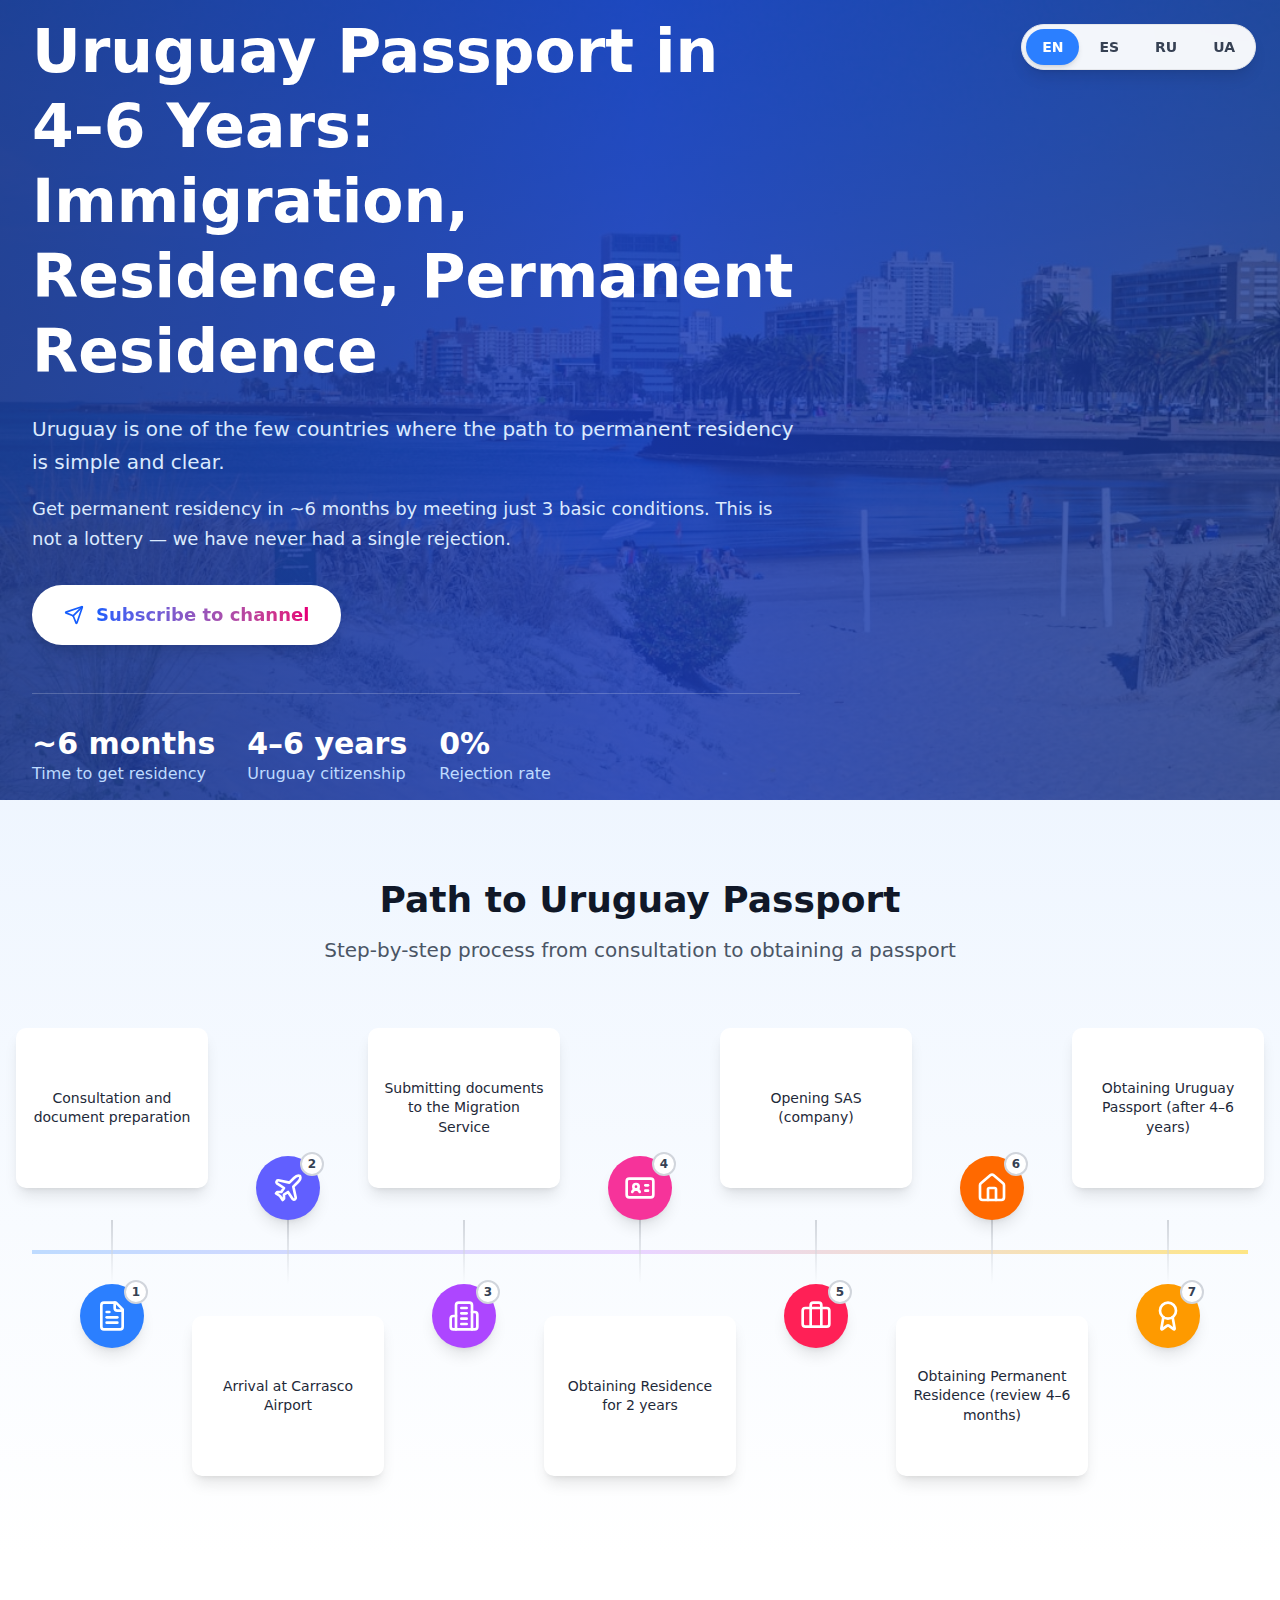
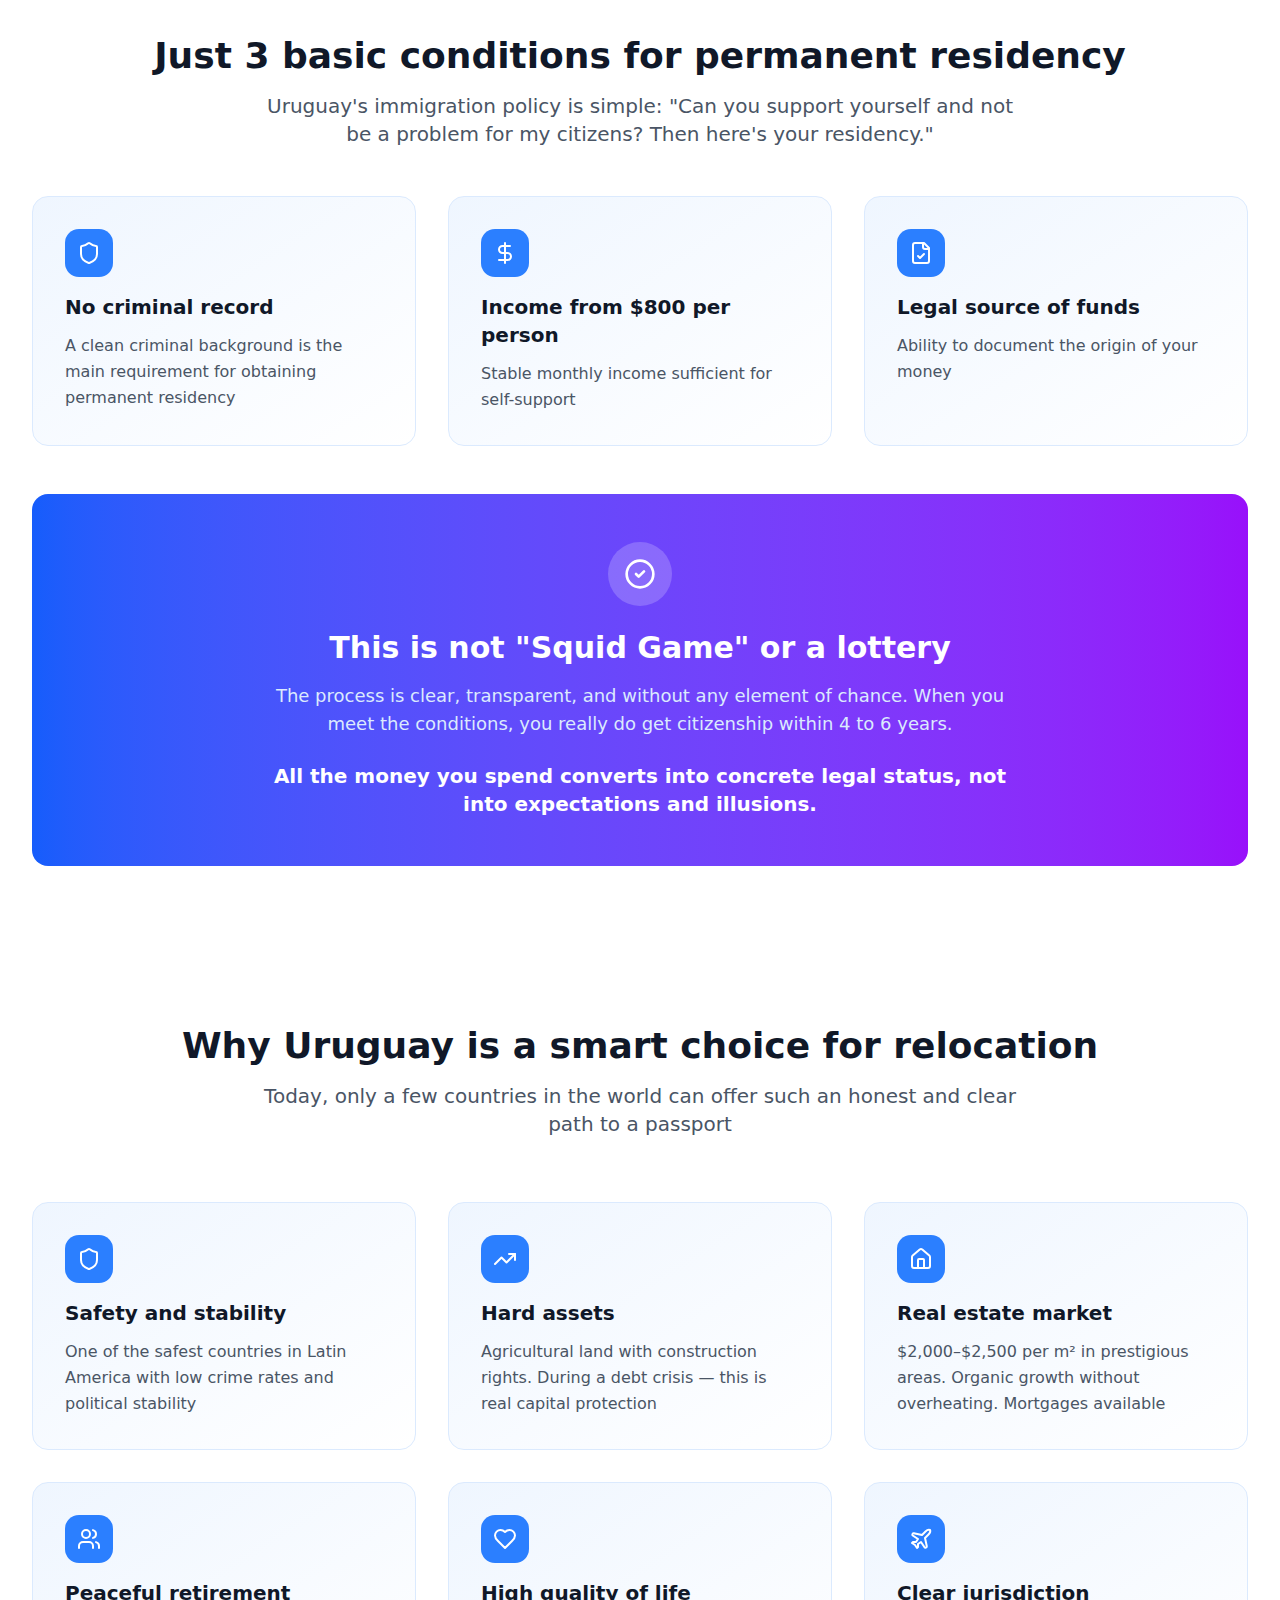
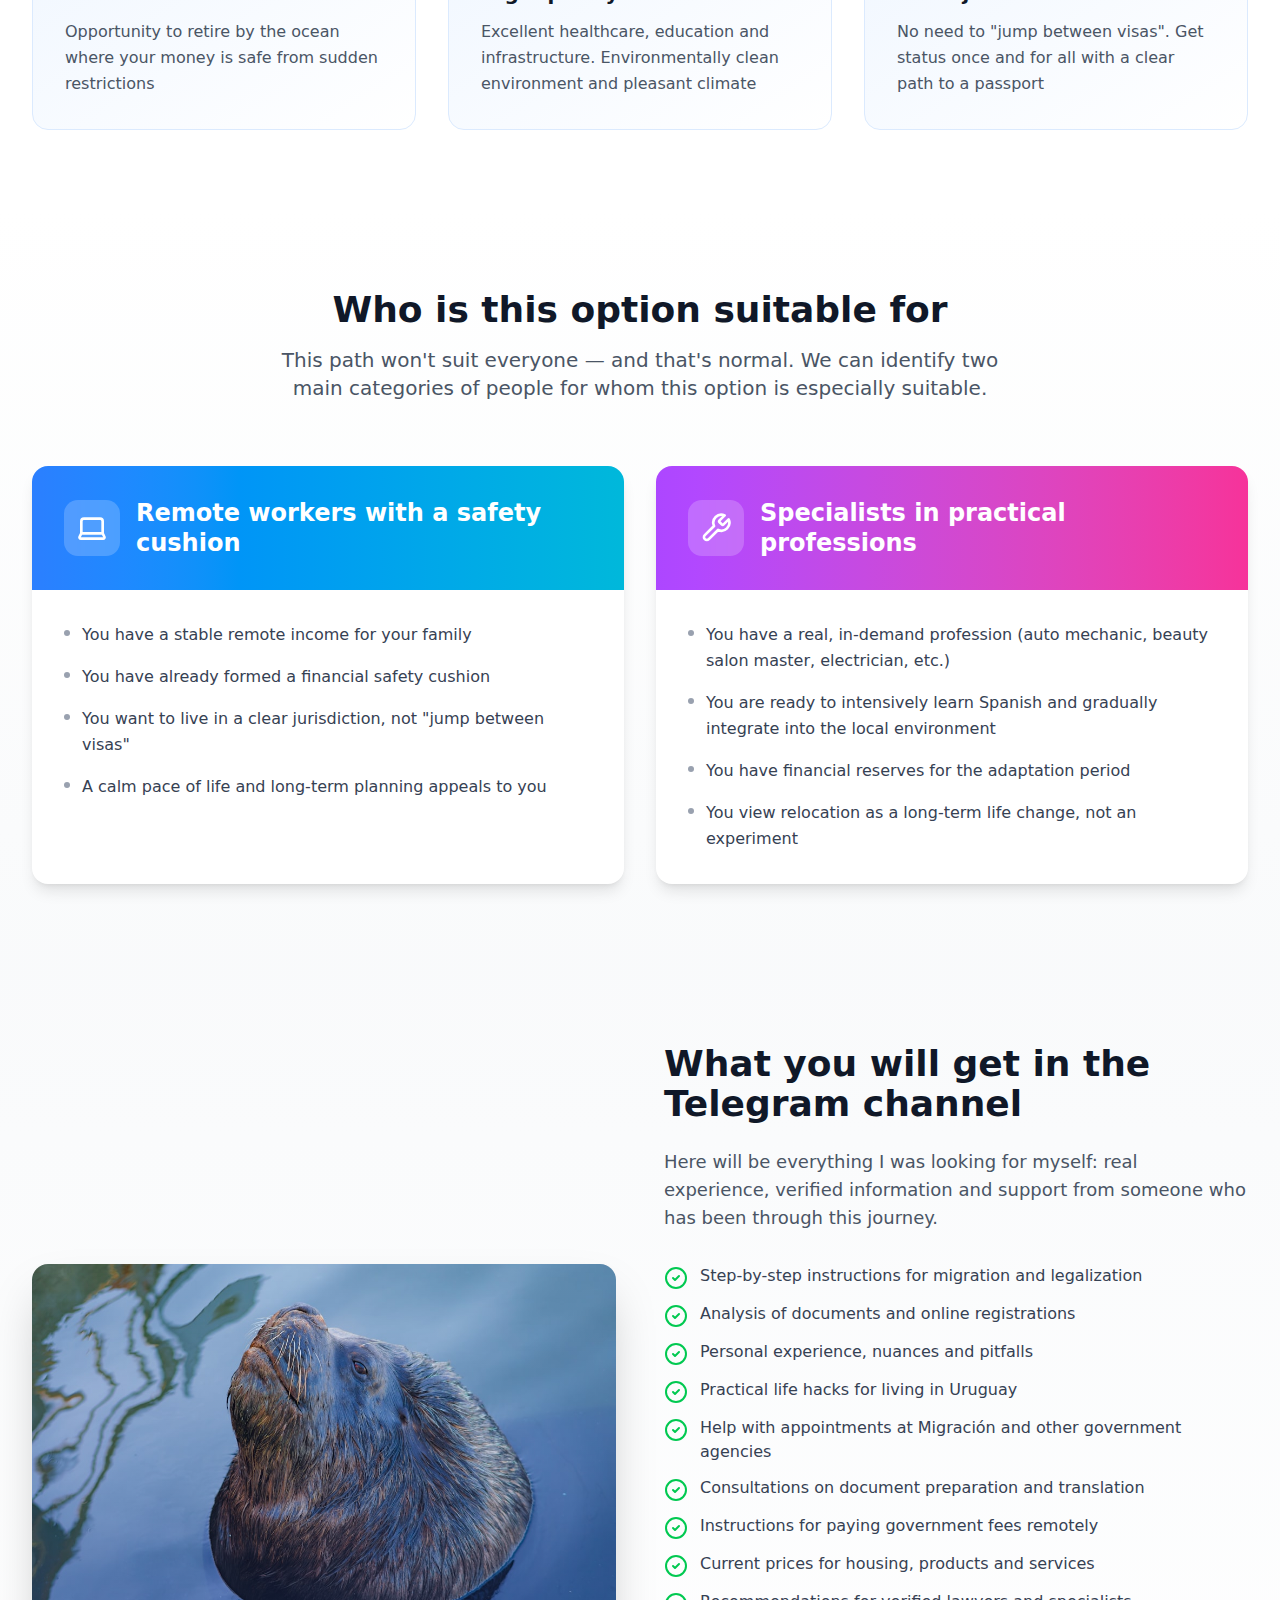
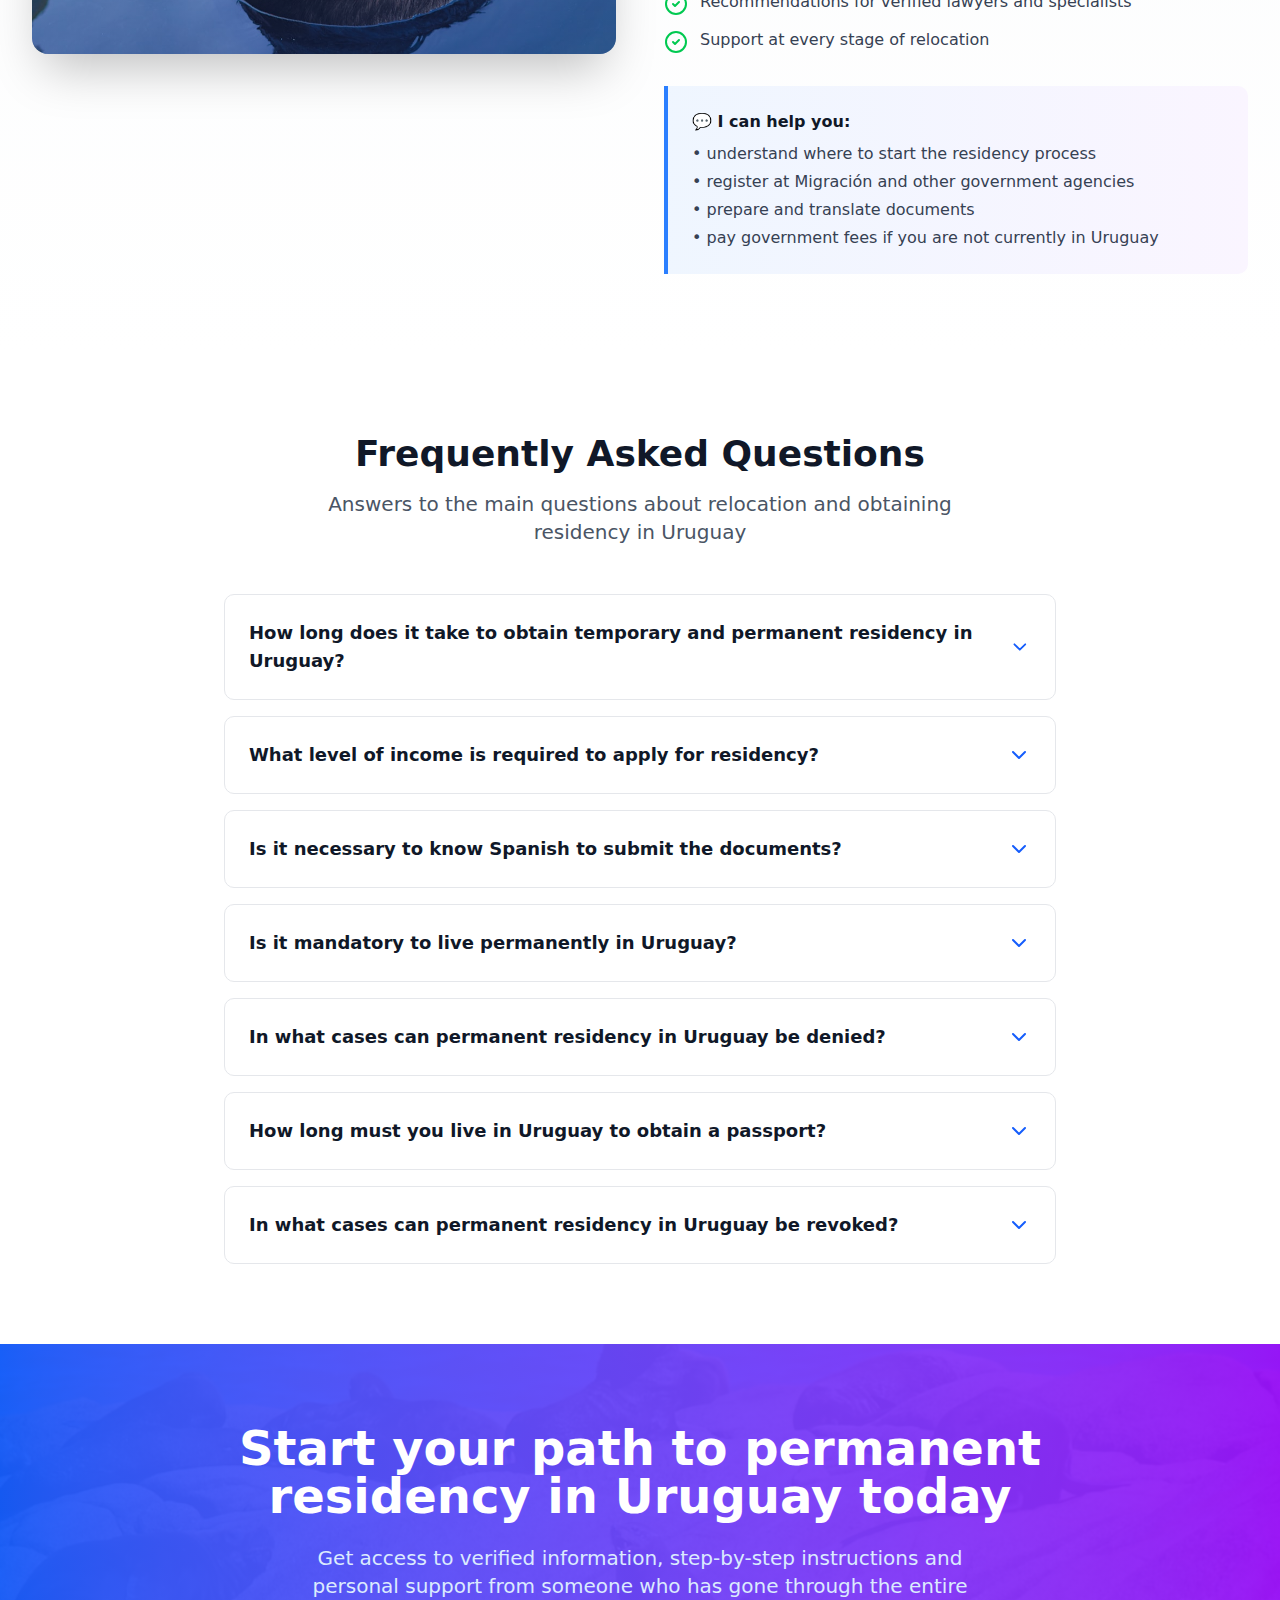
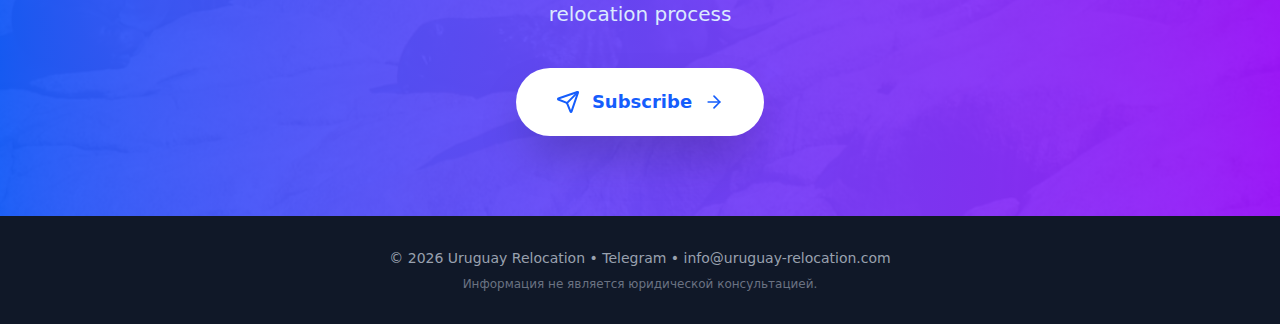
<file: index-en.html>
<!DOCTYPE html>

<html lang="en">

<head>
  <!-- Google tag (gtag.js) -->
  <script async src="https://www.googletagmanager.com/gtag/js?id=G-LP026Y0L6K"></script>
  <script>
    window.dataLayer = window.dataLayer || [];
    function gtag() { dataLayer.push(arguments); }
    gtag('js', new Date());

    gtag('config', 'G-LP026Y0L6K');
  </script>

  <meta http-equiv="Content-Type" content="text/html; charset=UTF-8">
  <meta name="viewport" content="width=device-width, initial-scale=1.0">
  <title>Uruguay migration</title>
  <link rel="stylesheet" href="css/styles.css">
  <link rel="alternate" hreflang="ru" href="index.html">
  <link rel="alternate" hreflang="uk" href="index-ua.html">
  <link rel="alternate" hreflang="en" href="index-en.html">
  <link rel="alternate" hreflang="es" href="index-es.html">
</head>

<script>
  document.addEventListener('DOMContentLoaded', () => {
    document.querySelectorAll('.faq-toggle').forEach((btn) => {
      btn.setAttribute('aria-expanded', 'false');

      btn.addEventListener('click', () => {
        const isOpen = btn.getAttribute('aria-expanded') === 'true';

        // закрыть все
        document.querySelectorAll('.faq-toggle').forEach((b) => {
          b.setAttribute('aria-expanded', 'false');
        });

        // открыть текущий
        if (!isOpen) btn.setAttribute('aria-expanded', 'true');
      });
    });
  });
</script>

<body>
  <div id="root">
    <div class="min-h-screen bg-gradient-to-b from-blue-50 to-white">
      <div class="fixed top-6 right-6 z-50">
        <div class="bg-white/95 backdrop-blur-sm rounded-full shadow-lg border border-gray-200">
          <div class="flex items-center gap-1 p-1">

            <!-- текущий язык -->
            <span aria-current="true"
              class="px-4 py-2 rounded-full text-sm font-semibold transition-all duration-200 bg-blue-500 text-white shadow-md">
              EN
            </span>

            <a href="index-es.html"
              class="px-4 py-2 rounded-full text-sm font-semibold transition-all duration-200 text-gray-700 hover:bg-gray-100">
              ES
            </a>

            <a href="index.html"
              class="px-4 py-2 rounded-full text-sm font-semibold transition-all duration-200 text-gray-700 hover:bg-gray-100">
              RU
            </a>

            <a href="index-ua.html"
              class="px-4 py-2 rounded-full text-sm font-semibold transition-all duration-200 text-gray-700 hover:bg-gray-100">
              UA
            </a>

          </div>
        </div>
      </div>
      <section class="relative overflow-hidden h-[800px] flex items-center">
        <div class="absolute inset-0"><img src="./files/photo-1768411743698-ad6937c48f93"
            alt="Montevideo Uruguay coastline" class="w-full h-full object-cover">
          <div class="absolute inset-0 bg-gradient-to-r from-blue-900/90 via-blue-800/85 to-blue-900/80"></div>
        </div>
        <div class="relative w-full max-w-7xl mx-auto px-4 sm:px-6 lg:px-8 py-20">
          <div class="max-w-3xl">
            <h1 class="text-4xl sm:text-5xl lg:text-6xl font-bold text-white mb-6 leading-tight">Uruguay Passport in 4–6
              Years: Immigration, Residence, Permanent Residence</h1>
            <p class="text-xl text-blue-100 mb-4 leading-relaxed">Uruguay is one of the few countries where the path to
              permanent residency is simple and clear.</p>
            <p class="text-lg text-blue-100 mb-8 leading-relaxed">Get permanent residency in ~6 months by meeting just 3
              basic conditions. This is not a lottery — we have never had a single rejection.</p><a
              href="https://t.me/latam_migration" target="_blank" rel="noopener noreferrer"
              class="inline-flex items-center gap-3 bg-white hover:bg-gray-50 px-8 py-4 rounded-full text-lg font-semibold transition-all duration-200 shadow-lg hover:shadow-xl hover:scale-105"><svg
                xmlns="http://www.w3.org/2000/svg" width="24" height="24" viewBox="0 0 24 24" fill="none"
                stroke="currentColor" stroke-width="2" stroke-linecap="round" stroke-linejoin="round"
                class="lucide lucide-send w-5 h-5 text-blue-600">
                <path
                  d="M14.536 21.686a.5.5 0 0 0 .937-.024l6.5-19a.496.496 0 0 0-.635-.635l-19 6.5a.5.5 0 0 0-.024.937l7.93 3.18a2 2 0 0 1 1.112 1.11z">
                </path>
                <path d="m21.854 2.147-10.94 10.939"></path>
              </svg><span class="bg-gradient-to-r from-blue-600 to-pink-600 bg-clip-text text-transparent">Subscribe to
                channel</span></a>
            <div class="flex flex-wrap gap-8 mt-12 pt-8 border-t border-white/20">
              <div>
                <div class="text-3xl font-bold text-white">~6 months</div>
                <div class="text-blue-200">Time to get residency</div>
              </div>
              <div>
                <div class="text-3xl font-bold text-white">4–6 years</div>
                <div class="text-blue-200">Uruguay citizenship</div>
              </div>
              <div>
                <div class="text-3xl font-bold text-white">0%</div>
                <div class="text-blue-200">Rejection rate</div>
              </div>
            </div>
          </div>
        </div>
      </section>
      <section class="py-20 bg-gradient-to-b from-blue-50 to-white overflow-hidden">
        <div class="max-w-7xl mx-auto px-4 sm:px-6 lg:px-8">
          <div class="text-center mb-16" style="opacity: 1; transform: none;">
            <h2 class="text-3xl sm:text-4xl font-bold text-gray-900 mb-4">Path to Uruguay Passport</h2>
            <p class="text-xl text-gray-600 max-w-3xl mx-auto">Step-by-step process from consultation to obtaining a
              passport</p>
          </div>
          <div class="hidden lg:block relative">
            <div
              class="absolute top-1/2 left-0 right-0 h-1 bg-gradient-to-r from-blue-200 via-purple-200 to-amber-200 -translate-y-1/2">
            </div>
            <div class="relative grid grid-cols-7 gap-4">
              <div class="flex flex-col items-center pb-32" style="opacity: 1; transform: none;">
                <div
                  class="order-1 mb-8 bg-white rounded-lg shadow-lg p-4 hover:shadow-xl transition-shadow duration-300">
                  <div class="w-40 h-32 flex items-center justify-center text-center">
                    <p class="text-sm font-medium text-gray-800 leading-snug">Consultation and document preparation</p>
                  </div>
                </div>
                <div class="order-2 w-0.5 h-16 bg-gradient-to-b from-gray-300 to-transparent"></div>
                <div class="order-3 relative z-10">
                  <div class="w-16 h-16 bg-blue-500 rounded-full flex items-center justify-center shadow-lg"><svg
                      xmlns="http://www.w3.org/2000/svg" width="24" height="24" viewBox="0 0 24 24" fill="none"
                      stroke="currentColor" stroke-width="2" stroke-linecap="round" stroke-linejoin="round"
                      class="lucide lucide-file-text w-8 h-8 text-white">
                      <path d="M15 2H6a2 2 0 0 0-2 2v16a2 2 0 0 0 2 2h12a2 2 0 0 0 2-2V7Z"></path>
                      <path d="M14 2v4a2 2 0 0 0 2 2h4"></path>
                      <path d="M10 9H8"></path>
                      <path d="M16 13H8"></path>
                      <path d="M16 17H8"></path>
                    </svg></div>
                  <div
                    class="absolute -top-1 -right-1 w-6 h-6 bg-white border-2 border-gray-300 rounded-full flex items-center justify-center text-xs font-bold text-gray-700">
                    1</div>
                </div>
              </div>
              <div class="flex flex-col items-center pt-32" style="opacity: 1; transform: none;">
                <div
                  class="order-2 mt-8 bg-white rounded-lg shadow-lg p-4 hover:shadow-xl transition-shadow duration-300">
                  <div class="w-40 h-32 flex items-center justify-center text-center">
                    <p class="text-sm font-medium text-gray-800 leading-snug">Arrival at Carrasco Airport</p>
                  </div>
                </div>
                <div class="order-1 w-0.5 h-16 bg-gradient-to-b from-gray-300 to-transparent"></div>
                <div class="order-0 relative z-10">
                  <div class="w-16 h-16 bg-indigo-500 rounded-full flex items-center justify-center shadow-lg"><svg
                      xmlns="http://www.w3.org/2000/svg" width="24" height="24" viewBox="0 0 24 24" fill="none"
                      stroke="currentColor" stroke-width="2" stroke-linecap="round" stroke-linejoin="round"
                      class="lucide lucide-plane w-8 h-8 text-white">
                      <path
                        d="M17.8 19.2 16 11l3.5-3.5C21 6 21.5 4 21 3c-1-.5-3 0-4.5 1.5L13 8 4.8 6.2c-.5-.1-.9.1-1.1.5l-.3.5c-.2.5-.1 1 .3 1.3L9 12l-2 3H4l-1 1 3 2 2 3 1-1v-3l3-2 3.5 5.3c.3.4.8.5 1.3.3l.5-.2c.4-.3.6-.7.5-1.2z">
                      </path>
                    </svg></div>
                  <div
                    class="absolute -top-1 -right-1 w-6 h-6 bg-white border-2 border-gray-300 rounded-full flex items-center justify-center text-xs font-bold text-gray-700">
                    2</div>
                </div>
              </div>
              <div class="flex flex-col items-center pb-32" style="opacity: 1; transform: none;">
                <div
                  class="order-1 mb-8 bg-white rounded-lg shadow-lg p-4 hover:shadow-xl transition-shadow duration-300">
                  <div class="w-40 h-32 flex items-center justify-center text-center">
                    <p class="text-sm font-medium text-gray-800 leading-snug">Submitting documents to the Migration
                      Service</p>
                  </div>
                </div>
                <div class="order-2 w-0.5 h-16 bg-gradient-to-b from-gray-300 to-transparent"></div>
                <div class="order-3 relative z-10">
                  <div class="w-16 h-16 bg-purple-500 rounded-full flex items-center justify-center shadow-lg"><svg
                      xmlns="http://www.w3.org/2000/svg" width="24" height="24" viewBox="0 0 24 24" fill="none"
                      stroke="currentColor" stroke-width="2" stroke-linecap="round" stroke-linejoin="round"
                      class="lucide lucide-building2 lucide-building-2 w-8 h-8 text-white">
                      <path d="M6 22V4a2 2 0 0 1 2-2h8a2 2 0 0 1 2 2v18Z"></path>
                      <path d="M6 12H4a2 2 0 0 0-2 2v6a2 2 0 0 0 2 2h2"></path>
                      <path d="M18 9h2a2 2 0 0 1 2 2v9a2 2 0 0 1-2 2h-2"></path>
                      <path d="M10 6h4"></path>
                      <path d="M10 10h4"></path>
                      <path d="M10 14h4"></path>
                      <path d="M10 18h4"></path>
                    </svg></div>
                  <div
                    class="absolute -top-1 -right-1 w-6 h-6 bg-white border-2 border-gray-300 rounded-full flex items-center justify-center text-xs font-bold text-gray-700">
                    3</div>
                </div>
              </div>
              <div class="flex flex-col items-center pt-32" style="opacity: 1; transform: none;">
                <div
                  class="order-2 mt-8 bg-white rounded-lg shadow-lg p-4 hover:shadow-xl transition-shadow duration-300">
                  <div class="w-40 h-32 flex items-center justify-center text-center">
                    <p class="text-sm font-medium text-gray-800 leading-snug">Obtaining Residence for 2 years</p>
                  </div>
                </div>
                <div class="order-1 w-0.5 h-16 bg-gradient-to-b from-gray-300 to-transparent"></div>
                <div class="order-0 relative z-10">
                  <div class="w-16 h-16 bg-pink-500 rounded-full flex items-center justify-center shadow-lg"><svg
                      xmlns="http://www.w3.org/2000/svg" width="24" height="24" viewBox="0 0 24 24" fill="none"
                      stroke="currentColor" stroke-width="2" stroke-linecap="round" stroke-linejoin="round"
                      class="lucide lucide-id-card w-8 h-8 text-white">
                      <path d="M16 10h2"></path>
                      <path d="M16 14h2"></path>
                      <path d="M6.17 15a3 3 0 0 1 5.66 0"></path>
                      <circle cx="9" cy="11" r="2"></circle>
                      <rect x="2" y="5" width="20" height="14" rx="2"></rect>
                    </svg></div>
                  <div
                    class="absolute -top-1 -right-1 w-6 h-6 bg-white border-2 border-gray-300 rounded-full flex items-center justify-center text-xs font-bold text-gray-700">
                    4</div>
                </div>
              </div>
              <div class="flex flex-col items-center pb-32" style="opacity: 1; transform: none;">
                <div
                  class="order-1 mb-8 bg-white rounded-lg shadow-lg p-4 hover:shadow-xl transition-shadow duration-300">
                  <div class="w-40 h-32 flex items-center justify-center text-center">
                    <p class="text-sm font-medium text-gray-800 leading-snug">Opening SAS (company)</p>
                  </div>
                </div>
                <div class="order-2 w-0.5 h-16 bg-gradient-to-b from-gray-300 to-transparent"></div>
                <div class="order-3 relative z-10">
                  <div class="w-16 h-16 bg-rose-500 rounded-full flex items-center justify-center shadow-lg"><svg
                      xmlns="http://www.w3.org/2000/svg" width="24" height="24" viewBox="0 0 24 24" fill="none"
                      stroke="currentColor" stroke-width="2" stroke-linecap="round" stroke-linejoin="round"
                      class="lucide lucide-briefcase w-8 h-8 text-white">
                      <path d="M16 20V4a2 2 0 0 0-2-2h-4a2 2 0 0 0-2 2v16"></path>
                      <rect width="20" height="14" x="2" y="6" rx="2"></rect>
                    </svg></div>
                  <div
                    class="absolute -top-1 -right-1 w-6 h-6 bg-white border-2 border-gray-300 rounded-full flex items-center justify-center text-xs font-bold text-gray-700">
                    5</div>
                </div>
              </div>
              <div class="flex flex-col items-center pt-32" style="opacity: 1; transform: none;">
                <div
                  class="order-2 mt-8 bg-white rounded-lg shadow-lg p-4 hover:shadow-xl transition-shadow duration-300">
                  <div class="w-40 h-32 flex items-center justify-center text-center">
                    <p class="text-sm font-medium text-gray-800 leading-snug">Obtaining Permanent Residence (review 4–6
                      months)</p>
                  </div>
                </div>
                <div class="order-1 w-0.5 h-16 bg-gradient-to-b from-gray-300 to-transparent"></div>
                <div class="order-0 relative z-10">
                  <div class="w-16 h-16 bg-orange-500 rounded-full flex items-center justify-center shadow-lg"><svg
                      xmlns="http://www.w3.org/2000/svg" width="24" height="24" viewBox="0 0 24 24" fill="none"
                      stroke="currentColor" stroke-width="2" stroke-linecap="round" stroke-linejoin="round"
                      class="lucide lucide-house w-8 h-8 text-white">
                      <path d="M15 21v-8a1 1 0 0 0-1-1h-4a1 1 0 0 0-1 1v8"></path>
                      <path
                        d="M3 10a2 2 0 0 1 .709-1.528l7-5.999a2 2 0 0 1 2.582 0l7 5.999A2 2 0 0 1 21 10v9a2 2 0 0 1-2 2H5a2 2 0 0 1-2-2z">
                      </path>
                    </svg></div>
                  <div
                    class="absolute -top-1 -right-1 w-6 h-6 bg-white border-2 border-gray-300 rounded-full flex items-center justify-center text-xs font-bold text-gray-700">
                    6</div>
                </div>
              </div>
              <div class="flex flex-col items-center pb-32" style="opacity: 1; transform: none;">
                <div
                  class="order-1 mb-8 bg-white rounded-lg shadow-lg p-4 hover:shadow-xl transition-shadow duration-300">
                  <div class="w-40 h-32 flex items-center justify-center text-center">
                    <p class="text-sm font-medium text-gray-800 leading-snug">Obtaining Uruguay Passport (after 4–6
                      years)</p>
                  </div>
                </div>
                <div class="order-2 w-0.5 h-16 bg-gradient-to-b from-gray-300 to-transparent"></div>
                <div class="order-3 relative z-10">
                  <div class="w-16 h-16 bg-amber-500 rounded-full flex items-center justify-center shadow-lg"><svg
                      xmlns="http://www.w3.org/2000/svg" width="24" height="24" viewBox="0 0 24 24" fill="none"
                      stroke="currentColor" stroke-width="2" stroke-linecap="round" stroke-linejoin="round"
                      class="lucide lucide-award w-8 h-8 text-white">
                      <path
                        d="m15.477 12.89 1.515 8.526a.5.5 0 0 1-.81.47l-3.58-2.687a1 1 0 0 0-1.197 0l-3.586 2.686a.5.5 0 0 1-.81-.469l1.514-8.526">
                      </path>
                      <circle cx="12" cy="8" r="6"></circle>
                    </svg></div>
                  <div
                    class="absolute -top-1 -right-1 w-6 h-6 bg-white border-2 border-gray-300 rounded-full flex items-center justify-center text-xs font-bold text-gray-700">
                    7</div>
                </div>
              </div>
            </div>
          </div>
          <div class="lg:hidden space-y-8">
            <div class="flex items-start gap-4" style="opacity: 1; transform: none;">
              <div class="relative flex-shrink-0">
                <div class="w-14 h-14 bg-blue-500 rounded-full flex items-center justify-center shadow-lg"><svg
                    xmlns="http://www.w3.org/2000/svg" width="24" height="24" viewBox="0 0 24 24" fill="none"
                    stroke="currentColor" stroke-width="2" stroke-linecap="round" stroke-linejoin="round"
                    class="lucide lucide-file-text w-7 h-7 text-white">
                    <path d="M15 2H6a2 2 0 0 0-2 2v16a2 2 0 0 0 2 2h12a2 2 0 0 0 2-2V7Z"></path>
                    <path d="M14 2v4a2 2 0 0 0 2 2h4"></path>
                    <path d="M10 9H8"></path>
                    <path d="M16 13H8"></path>
                    <path d="M16 17H8"></path>
                  </svg></div>
                <div
                  class="absolute -top-1 -right-1 w-5 h-5 bg-white border-2 border-gray-300 rounded-full flex items-center justify-center text-xs font-bold text-gray-700">
                  1</div>
                <div
                  class="absolute top-14 left-1/2 w-0.5 h-8 bg-gradient-to-b from-gray-300 to-transparent -translate-x-1/2">
                </div>
              </div>
              <div class="flex-1 bg-white rounded-lg shadow-md p-5 hover:shadow-lg transition-shadow duration-300">
                <p class="text-base font-medium text-gray-800 leading-relaxed">Consultation and document preparation</p>
              </div>
            </div>
            <div class="flex items-start gap-4" style="opacity: 1; transform: none;">
              <div class="relative flex-shrink-0">
                <div class="w-14 h-14 bg-indigo-500 rounded-full flex items-center justify-center shadow-lg"><svg
                    xmlns="http://www.w3.org/2000/svg" width="24" height="24" viewBox="0 0 24 24" fill="none"
                    stroke="currentColor" stroke-width="2" stroke-linecap="round" stroke-linejoin="round"
                    class="lucide lucide-plane w-7 h-7 text-white">
                    <path
                      d="M17.8 19.2 16 11l3.5-3.5C21 6 21.5 4 21 3c-1-.5-3 0-4.5 1.5L13 8 4.8 6.2c-.5-.1-.9.1-1.1.5l-.3.5c-.2.5-.1 1 .3 1.3L9 12l-2 3H4l-1 1 3 2 2 3 1-1v-3l3-2 3.5 5.3c.3.4.8.5 1.3.3l.5-.2c.4-.3.6-.7.5-1.2z">
                    </path>
                  </svg></div>
                <div
                  class="absolute -top-1 -right-1 w-5 h-5 bg-white border-2 border-gray-300 rounded-full flex items-center justify-center text-xs font-bold text-gray-700">
                  2</div>
                <div
                  class="absolute top-14 left-1/2 w-0.5 h-8 bg-gradient-to-b from-gray-300 to-transparent -translate-x-1/2">
                </div>
              </div>
              <div class="flex-1 bg-white rounded-lg shadow-md p-5 hover:shadow-lg transition-shadow duration-300">
                <p class="text-base font-medium text-gray-800 leading-relaxed">Arrival at Carrasco Airport</p>
              </div>
            </div>
            <div class="flex items-start gap-4" style="opacity: 1; transform: none;">
              <div class="relative flex-shrink-0">
                <div class="w-14 h-14 bg-purple-500 rounded-full flex items-center justify-center shadow-lg"><svg
                    xmlns="http://www.w3.org/2000/svg" width="24" height="24" viewBox="0 0 24 24" fill="none"
                    stroke="currentColor" stroke-width="2" stroke-linecap="round" stroke-linejoin="round"
                    class="lucide lucide-building2 lucide-building-2 w-7 h-7 text-white">
                    <path d="M6 22V4a2 2 0 0 1 2-2h8a2 2 0 0 1 2 2v18Z"></path>
                    <path d="M6 12H4a2 2 0 0 0-2 2v6a2 2 0 0 0 2 2h2"></path>
                    <path d="M18 9h2a2 2 0 0 1 2 2v9a2 2 0 0 1-2 2h-2"></path>
                    <path d="M10 6h4"></path>
                    <path d="M10 10h4"></path>
                    <path d="M10 14h4"></path>
                    <path d="M10 18h4"></path>
                  </svg></div>
                <div
                  class="absolute -top-1 -right-1 w-5 h-5 bg-white border-2 border-gray-300 rounded-full flex items-center justify-center text-xs font-bold text-gray-700">
                  3</div>
                <div
                  class="absolute top-14 left-1/2 w-0.5 h-8 bg-gradient-to-b from-gray-300 to-transparent -translate-x-1/2">
                </div>
              </div>
              <div class="flex-1 bg-white rounded-lg shadow-md p-5 hover:shadow-lg transition-shadow duration-300">
                <p class="text-base font-medium text-gray-800 leading-relaxed">Submitting documents to the Migration
                  Service</p>
              </div>
            </div>
            <div class="flex items-start gap-4" style="opacity: 1; transform: none;">
              <div class="relative flex-shrink-0">
                <div class="w-14 h-14 bg-pink-500 rounded-full flex items-center justify-center shadow-lg"><svg
                    xmlns="http://www.w3.org/2000/svg" width="24" height="24" viewBox="0 0 24 24" fill="none"
                    stroke="currentColor" stroke-width="2" stroke-linecap="round" stroke-linejoin="round"
                    class="lucide lucide-id-card w-7 h-7 text-white">
                    <path d="M16 10h2"></path>
                    <path d="M16 14h2"></path>
                    <path d="M6.17 15a3 3 0 0 1 5.66 0"></path>
                    <circle cx="9" cy="11" r="2"></circle>
                    <rect x="2" y="5" width="20" height="14" rx="2"></rect>
                  </svg></div>
                <div
                  class="absolute -top-1 -right-1 w-5 h-5 bg-white border-2 border-gray-300 rounded-full flex items-center justify-center text-xs font-bold text-gray-700">
                  4</div>
                <div
                  class="absolute top-14 left-1/2 w-0.5 h-8 bg-gradient-to-b from-gray-300 to-transparent -translate-x-1/2">
                </div>
              </div>
              <div class="flex-1 bg-white rounded-lg shadow-md p-5 hover:shadow-lg transition-shadow duration-300">
                <p class="text-base font-medium text-gray-800 leading-relaxed">Obtaining Residence for 2 years</p>
              </div>
            </div>
            <div class="flex items-start gap-4" style="opacity: 1; transform: none;">
              <div class="relative flex-shrink-0">
                <div class="w-14 h-14 bg-rose-500 rounded-full flex items-center justify-center shadow-lg"><svg
                    xmlns="http://www.w3.org/2000/svg" width="24" height="24" viewBox="0 0 24 24" fill="none"
                    stroke="currentColor" stroke-width="2" stroke-linecap="round" stroke-linejoin="round"
                    class="lucide lucide-briefcase w-7 h-7 text-white">
                    <path d="M16 20V4a2 2 0 0 0-2-2h-4a2 2 0 0 0-2 2v16"></path>
                    <rect width="20" height="14" x="2" y="6" rx="2"></rect>
                  </svg></div>
                <div
                  class="absolute -top-1 -right-1 w-5 h-5 bg-white border-2 border-gray-300 rounded-full flex items-center justify-center text-xs font-bold text-gray-700">
                  5</div>
                <div
                  class="absolute top-14 left-1/2 w-0.5 h-8 bg-gradient-to-b from-gray-300 to-transparent -translate-x-1/2">
                </div>
              </div>
              <div class="flex-1 bg-white rounded-lg shadow-md p-5 hover:shadow-lg transition-shadow duration-300">
                <p class="text-base font-medium text-gray-800 leading-relaxed">Opening SAS (company)</p>
              </div>
            </div>
            <div class="flex items-start gap-4" style="opacity: 1; transform: none;">
              <div class="relative flex-shrink-0">
                <div class="w-14 h-14 bg-orange-500 rounded-full flex items-center justify-center shadow-lg"><svg
                    xmlns="http://www.w3.org/2000/svg" width="24" height="24" viewBox="0 0 24 24" fill="none"
                    stroke="currentColor" stroke-width="2" stroke-linecap="round" stroke-linejoin="round"
                    class="lucide lucide-house w-7 h-7 text-white">
                    <path d="M15 21v-8a1 1 0 0 0-1-1h-4a1 1 0 0 0-1 1v8"></path>
                    <path
                      d="M3 10a2 2 0 0 1 .709-1.528l7-5.999a2 2 0 0 1 2.582 0l7 5.999A2 2 0 0 1 21 10v9a2 2 0 0 1-2 2H5a2 2 0 0 1-2-2z">
                    </path>
                  </svg></div>
                <div
                  class="absolute -top-1 -right-1 w-5 h-5 bg-white border-2 border-gray-300 rounded-full flex items-center justify-center text-xs font-bold text-gray-700">
                  6</div>
                <div
                  class="absolute top-14 left-1/2 w-0.5 h-8 bg-gradient-to-b from-gray-300 to-transparent -translate-x-1/2">
                </div>
              </div>
              <div class="flex-1 bg-white rounded-lg shadow-md p-5 hover:shadow-lg transition-shadow duration-300">
                <p class="text-base font-medium text-gray-800 leading-relaxed">Obtaining Permanent Residence (review 4–6
                  months)</p>
              </div>
            </div>
            <div class="flex items-start gap-4" style="opacity: 1; transform: none;">
              <div class="relative flex-shrink-0">
                <div class="w-14 h-14 bg-amber-500 rounded-full flex items-center justify-center shadow-lg"><svg
                    xmlns="http://www.w3.org/2000/svg" width="24" height="24" viewBox="0 0 24 24" fill="none"
                    stroke="currentColor" stroke-width="2" stroke-linecap="round" stroke-linejoin="round"
                    class="lucide lucide-award w-7 h-7 text-white">
                    <path
                      d="m15.477 12.89 1.515 8.526a.5.5 0 0 1-.81.47l-3.58-2.687a1 1 0 0 0-1.197 0l-3.586 2.686a.5.5 0 0 1-.81-.469l1.514-8.526">
                    </path>
                    <circle cx="12" cy="8" r="6"></circle>
                  </svg></div>
                <div
                  class="absolute -top-1 -right-1 w-5 h-5 bg-white border-2 border-gray-300 rounded-full flex items-center justify-center text-xs font-bold text-gray-700">
                  7</div>
              </div>
              <div class="flex-1 bg-white rounded-lg shadow-md p-5 hover:shadow-lg transition-shadow duration-300">
                <p class="text-base font-medium text-gray-800 leading-relaxed">Obtaining Uruguay Passport (after 4–6
                  years)</p>
              </div>
            </div>
          </div>
        </div>
      </section>
      <section class="py-20 bg-white">
        <div class="max-w-7xl mx-auto px-4 sm:px-6 lg:px-8">
          <div class="text-center mb-12">
            <h2 class="text-3xl sm:text-4xl font-bold text-gray-900 mb-4">Just 3 basic conditions for permanent
              residency</h2>
            <p class="text-xl text-gray-600 max-w-3xl mx-auto">Uruguay's immigration policy is simple: "Can you support
              yourself and not be a problem for my citizens? Then here's your residency."</p>
          </div>
          <div class="grid grid-cols-1 md:grid-cols-3 gap-8 mb-12">
            <div
              class="bg-gradient-to-br from-blue-50 to-white p-8 rounded-2xl border border-blue-100 hover:shadow-lg transition-shadow duration-300">
              <div class="w-12 h-12 bg-blue-500 rounded-xl flex items-center justify-center mb-4"><svg
                  xmlns="http://www.w3.org/2000/svg" width="24" height="24" viewBox="0 0 24 24" fill="none"
                  stroke="currentColor" stroke-width="2" stroke-linecap="round" stroke-linejoin="round"
                  class="lucide lucide-shield w-6 h-6 text-white">
                  <path
                    d="M20 13c0 5-3.5 7.5-7.66 8.95a1 1 0 0 1-.67-.01C7.5 20.5 4 18 4 13V6a1 1 0 0 1 1-1c2 0 4.5-1.2 6.24-2.72a1.17 1.17 0 0 1 1.52 0C14.51 3.81 17 5 19 5a1 1 0 0 1 1 1z">
                  </path>
                </svg></div>
              <h3 class="text-xl font-semibold text-gray-900 mb-3">No criminal record</h3>
              <p class="text-gray-600 leading-relaxed">A clean criminal background is the main requirement for obtaining
                permanent residency</p>
            </div>
            <div
              class="bg-gradient-to-br from-blue-50 to-white p-8 rounded-2xl border border-blue-100 hover:shadow-lg transition-shadow duration-300">
              <div class="w-12 h-12 bg-blue-500 rounded-xl flex items-center justify-center mb-4"><svg
                  xmlns="http://www.w3.org/2000/svg" width="24" height="24" viewBox="0 0 24 24" fill="none"
                  stroke="currentColor" stroke-width="2" stroke-linecap="round" stroke-linejoin="round"
                  class="lucide lucide-dollar-sign w-6 h-6 text-white">
                  <line x1="12" x2="12" y1="2" y2="22"></line>
                  <path d="M17 5H9.5a3.5 3.5 0 0 0 0 7h5a3.5 3.5 0 0 1 0 7H6"></path>
                </svg></div>
              <h3 class="text-xl font-semibold text-gray-900 mb-3">Income from $800 per person</h3>
              <p class="text-gray-600 leading-relaxed">Stable monthly income sufficient for self-support</p>
            </div>
            <div
              class="bg-gradient-to-br from-blue-50 to-white p-8 rounded-2xl border border-blue-100 hover:shadow-lg transition-shadow duration-300">
              <div class="w-12 h-12 bg-blue-500 rounded-xl flex items-center justify-center mb-4"><svg
                  xmlns="http://www.w3.org/2000/svg" width="24" height="24" viewBox="0 0 24 24" fill="none"
                  stroke="currentColor" stroke-width="2" stroke-linecap="round" stroke-linejoin="round"
                  class="lucide lucide-file-check w-6 h-6 text-white">
                  <path d="M15 2H6a2 2 0 0 0-2 2v16a2 2 0 0 0 2 2h12a2 2 0 0 0 2-2V7Z"></path>
                  <path d="M14 2v4a2 2 0 0 0 2 2h4"></path>
                  <path d="m9 15 2 2 4-4"></path>
                </svg></div>
              <h3 class="text-xl font-semibold text-gray-900 mb-3">Legal source of funds</h3>
              <p class="text-gray-600 leading-relaxed">Ability to document the origin of your money</p>
            </div>
          </div>
          <div class="bg-gradient-to-r from-blue-600 to-purple-600 rounded-2xl p-8 md:p-12 text-white">
            <div class="max-w-3xl mx-auto text-center">
              <div class="inline-flex items-center justify-center w-16 h-16 bg-white/20 rounded-full mb-6"><svg
                  xmlns="http://www.w3.org/2000/svg" width="24" height="24" viewBox="0 0 24 24" fill="none"
                  stroke="currentColor" stroke-width="2" stroke-linecap="round" stroke-linejoin="round"
                  class="lucide lucide-circle-check w-8 h-8">
                  <circle cx="12" cy="12" r="10"></circle>
                  <path d="m9 12 2 2 4-4"></path>
                </svg></div>
              <h3 class="text-2xl sm:text-3xl font-bold mb-4">This is not "Squid Game" or a lottery</h3>
              <p class="text-lg text-blue-100 mb-6">The process is clear, transparent, and without any element of
                chance. When you meet the conditions, you really do get citizenship within 4 to 6 years.</p>
              <p class="text-xl font-semibold">All the money you spend converts into concrete legal status, not into
                expectations and illusions.</p>
            </div>
          </div>
        </div>
      </section>
      <section class="py-20 bg-white">
        <div class="max-w-7xl mx-auto px-4 sm:px-6 lg:px-8">
          <div class="text-center mb-16">
            <h2 class="text-3xl sm:text-4xl font-bold text-gray-900 mb-4">Why Uruguay is a smart choice for relocation
            </h2>
            <p class="text-xl text-gray-600 max-w-3xl mx-auto">Today, only a few countries in the world can offer such
              an honest and clear path to a passport</p>
          </div>
          <div class="grid grid-cols-1 md:grid-cols-2 lg:grid-cols-3 gap-8">
            <div
              class="bg-gradient-to-br from-blue-50 to-white p-8 rounded-2xl border border-blue-100 hover:shadow-lg transition-shadow duration-300">
              <div class="w-12 h-12 bg-blue-500 rounded-xl flex items-center justify-center mb-4"><svg
                  xmlns="http://www.w3.org/2000/svg" width="24" height="24" viewBox="0 0 24 24" fill="none"
                  stroke="currentColor" stroke-width="2" stroke-linecap="round" stroke-linejoin="round"
                  class="lucide lucide-shield w-6 h-6 text-white">
                  <path
                    d="M20 13c0 5-3.5 7.5-7.66 8.95a1 1 0 0 1-.67-.01C7.5 20.5 4 18 4 13V6a1 1 0 0 1 1-1c2 0 4.5-1.2 6.24-2.72a1.17 1.17 0 0 1 1.52 0C14.51 3.81 17 5 19 5a1 1 0 0 1 1 1z">
                  </path>
                </svg></div>
              <h3 class="text-xl font-semibold text-gray-900 mb-3">Safety and stability</h3>
              <p class="text-gray-600 leading-relaxed">One of the safest countries in Latin America with low crime rates
                and political stability</p>
            </div>
            <div
              class="bg-gradient-to-br from-blue-50 to-white p-8 rounded-2xl border border-blue-100 hover:shadow-lg transition-shadow duration-300">
              <div class="w-12 h-12 bg-blue-500 rounded-xl flex items-center justify-center mb-4"><svg
                  xmlns="http://www.w3.org/2000/svg" width="24" height="24" viewBox="0 0 24 24" fill="none"
                  stroke="currentColor" stroke-width="2" stroke-linecap="round" stroke-linejoin="round"
                  class="lucide lucide-trending-up w-6 h-6 text-white">
                  <polyline points="22 7 13.5 15.5 8.5 10.5 2 17"></polyline>
                  <polyline points="16 7 22 7 22 13"></polyline>
                </svg></div>
              <h3 class="text-xl font-semibold text-gray-900 mb-3">Hard assets</h3>
              <p class="text-gray-600 leading-relaxed">Agricultural land with construction rights. During a debt crisis
                — this is real capital protection</p>
            </div>
            <div
              class="bg-gradient-to-br from-blue-50 to-white p-8 rounded-2xl border border-blue-100 hover:shadow-lg transition-shadow duration-300">
              <div class="w-12 h-12 bg-blue-500 rounded-xl flex items-center justify-center mb-4"><svg
                  xmlns="http://www.w3.org/2000/svg" width="24" height="24" viewBox="0 0 24 24" fill="none"
                  stroke="currentColor" stroke-width="2" stroke-linecap="round" stroke-linejoin="round"
                  class="lucide lucide-house w-6 h-6 text-white">
                  <path d="M15 21v-8a1 1 0 0 0-1-1h-4a1 1 0 0 0-1 1v8"></path>
                  <path
                    d="M3 10a2 2 0 0 1 .709-1.528l7-5.999a2 2 0 0 1 2.582 0l7 5.999A2 2 0 0 1 21 10v9a2 2 0 0 1-2 2H5a2 2 0 0 1-2-2z">
                  </path>
                </svg></div>
              <h3 class="text-xl font-semibold text-gray-900 mb-3">Real estate market</h3>
              <p class="text-gray-600 leading-relaxed">$2,000–$2,500 per m² in prestigious areas. Organic growth without
                overheating. Mortgages available</p>
            </div>
            <div
              class="bg-gradient-to-br from-blue-50 to-white p-8 rounded-2xl border border-blue-100 hover:shadow-lg transition-shadow duration-300">
              <div class="w-12 h-12 bg-blue-500 rounded-xl flex items-center justify-center mb-4"><svg
                  xmlns="http://www.w3.org/2000/svg" width="24" height="24" viewBox="0 0 24 24" fill="none"
                  stroke="currentColor" stroke-width="2" stroke-linecap="round" stroke-linejoin="round"
                  class="lucide lucide-users w-6 h-6 text-white">
                  <path d="M16 21v-2a4 4 0 0 0-4-4H6a4 4 0 0 0-4 4v2"></path>
                  <circle cx="9" cy="7" r="4"></circle>
                  <path d="M22 21v-2a4 4 0 0 0-3-3.87"></path>
                  <path d="M16 3.13a4 4 0 0 1 0 7.75"></path>
                </svg></div>
              <h3 class="text-xl font-semibold text-gray-900 mb-3">Peaceful retirement</h3>
              <p class="text-gray-600 leading-relaxed">Opportunity to retire by the ocean where your money is safe from
                sudden restrictions</p>
            </div>
            <div
              class="bg-gradient-to-br from-blue-50 to-white p-8 rounded-2xl border border-blue-100 hover:shadow-lg transition-shadow duration-300">
              <div class="w-12 h-12 bg-blue-500 rounded-xl flex items-center justify-center mb-4"><svg
                  xmlns="http://www.w3.org/2000/svg" width="24" height="24" viewBox="0 0 24 24" fill="none"
                  stroke="currentColor" stroke-width="2" stroke-linecap="round" stroke-linejoin="round"
                  class="lucide lucide-heart w-6 h-6 text-white">
                  <path
                    d="M19 14c1.49-1.46 3-3.21 3-5.5A5.5 5.5 0 0 0 16.5 3c-1.76 0-3 .5-4.5 2-1.5-1.5-2.74-2-4.5-2A5.5 5.5 0 0 0 2 8.5c0 2.3 1.5 4.05 3 5.5l7 7Z">
                  </path>
                </svg></div>
              <h3 class="text-xl font-semibold text-gray-900 mb-3">High quality of life</h3>
              <p class="text-gray-600 leading-relaxed">Excellent healthcare, education and infrastructure.
                Environmentally clean environment and pleasant climate</p>
            </div>
            <div
              class="bg-gradient-to-br from-blue-50 to-white p-8 rounded-2xl border border-blue-100 hover:shadow-lg transition-shadow duration-300">
              <div class="w-12 h-12 bg-blue-500 rounded-xl flex items-center justify-center mb-4"><svg
                  xmlns="http://www.w3.org/2000/svg" width="24" height="24" viewBox="0 0 24 24" fill="none"
                  stroke="currentColor" stroke-width="2" stroke-linecap="round" stroke-linejoin="round"
                  class="lucide lucide-plane w-6 h-6 text-white">
                  <path
                    d="M17.8 19.2 16 11l3.5-3.5C21 6 21.5 4 21 3c-1-.5-3 0-4.5 1.5L13 8 4.8 6.2c-.5-.1-.9.1-1.1.5l-.3.5c-.2.5-.1 1 .3 1.3L9 12l-2 3H4l-1 1 3 2 2 3 1-1v-3l3-2 3.5 5.3c.3.4.8.5 1.3.3l.5-.2c.4-.3.6-.7.5-1.2z">
                  </path>
                </svg></div>
              <h3 class="text-xl font-semibold text-gray-900 mb-3">Clear jurisdiction</h3>
              <p class="text-gray-600 leading-relaxed">No need to "jump between visas". Get status once and for all with
                a clear path to a passport</p>
            </div>
          </div>
        </div>
      </section>
      <section class="py-20 bg-gradient-to-b from-white to-gray-50">
        <div class="max-w-7xl mx-auto px-4 sm:px-6 lg:px-8">
          <div class="text-center mb-16">
            <h2 class="text-3xl sm:text-4xl font-bold text-gray-900 mb-4">Who is this option suitable for</h2>
            <p class="text-xl text-gray-600 max-w-3xl mx-auto">This path won't suit everyone — and that's normal. We can
              identify two main categories of people for whom this option is especially suitable.</p>
          </div>
          <div class="grid grid-cols-1 lg:grid-cols-2 gap-8">
            <div class="bg-white rounded-2xl shadow-lg overflow-hidden hover:shadow-xl transition-shadow duration-300">
              <div class="bg-gradient-to-r from-blue-500 to-cyan-500 p-8 text-white">
                <div class="flex items-center gap-4">
                  <div
                    class="w-14 h-14 bg-white/20 backdrop-blur-sm rounded-xl flex items-center justify-center flex-shrink-0">
                    <svg xmlns="http://www.w3.org/2000/svg" width="24" height="24" viewBox="0 0 24 24" fill="none"
                      stroke="currentColor" stroke-width="2" stroke-linecap="round" stroke-linejoin="round"
                      class="lucide lucide-laptop w-8 h-8">
                      <path
                        d="M20 16V7a2 2 0 0 0-2-2H6a2 2 0 0 0-2 2v9m16 0H4m16 0 1.28 2.55a1 1 0 0 1-.9 1.45H3.62a1 1 0 0 1-.9-1.45L4 16">
                      </path>
                    </svg>
                  </div>
                  <h3 class="text-2xl font-bold leading-tight">Remote workers with a safety cushion</h3>
                </div>
              </div>
              <div class="p-8">
                <ul class="space-y-4">
                  <li class="flex items-start gap-3">
                    <div class="w-1.5 h-1.5 bg-gray-400 rounded-full mt-2 flex-shrink-0"></div><span
                      class="text-gray-700 leading-relaxed">You have a stable remote income for your family</span>
                  </li>
                  <li class="flex items-start gap-3">
                    <div class="w-1.5 h-1.5 bg-gray-400 rounded-full mt-2 flex-shrink-0"></div><span
                      class="text-gray-700 leading-relaxed">You have already formed a financial safety cushion</span>
                  </li>
                  <li class="flex items-start gap-3">
                    <div class="w-1.5 h-1.5 bg-gray-400 rounded-full mt-2 flex-shrink-0"></div><span
                      class="text-gray-700 leading-relaxed">You want to live in a clear jurisdiction, not "jump between
                      visas"</span>
                  </li>
                  <li class="flex items-start gap-3">
                    <div class="w-1.5 h-1.5 bg-gray-400 rounded-full mt-2 flex-shrink-0"></div><span
                      class="text-gray-700 leading-relaxed">A calm pace of life and long-term planning appeals to
                      you</span>
                  </li>
                </ul>
              </div>
            </div>
            <div class="bg-white rounded-2xl shadow-lg overflow-hidden hover:shadow-xl transition-shadow duration-300">
              <div class="bg-gradient-to-r from-purple-500 to-pink-500 p-8 text-white">
                <div class="flex items-center gap-4">
                  <div
                    class="w-14 h-14 bg-white/20 backdrop-blur-sm rounded-xl flex items-center justify-center flex-shrink-0">
                    <svg xmlns="http://www.w3.org/2000/svg" width="24" height="24" viewBox="0 0 24 24" fill="none"
                      stroke="currentColor" stroke-width="2" stroke-linecap="round" stroke-linejoin="round"
                      class="lucide lucide-wrench w-8 h-8">
                      <path
                        d="M14.7 6.3a1 1 0 0 0 0 1.4l1.6 1.6a1 1 0 0 0 1.4 0l3.77-3.77a6 6 0 0 1-7.94 7.94l-6.91 6.91a2.12 2.12 0 0 1-3-3l6.91-6.91a6 6 0 0 1 7.94-7.94l-3.76 3.76z">
                      </path>
                    </svg>
                  </div>
                  <h3 class="text-2xl font-bold leading-tight">Specialists in practical professions</h3>
                </div>
              </div>
              <div class="p-8">
                <ul class="space-y-4">
                  <li class="flex items-start gap-3">
                    <div class="w-1.5 h-1.5 bg-gray-400 rounded-full mt-2 flex-shrink-0"></div><span
                      class="text-gray-700 leading-relaxed">You have a real, in-demand profession (auto mechanic, beauty
                      salon master, electrician, etc.)</span>
                  </li>
                  <li class="flex items-start gap-3">
                    <div class="w-1.5 h-1.5 bg-gray-400 rounded-full mt-2 flex-shrink-0"></div><span
                      class="text-gray-700 leading-relaxed">You are ready to intensively learn Spanish and gradually
                      integrate into the local environment</span>
                  </li>
                  <li class="flex items-start gap-3">
                    <div class="w-1.5 h-1.5 bg-gray-400 rounded-full mt-2 flex-shrink-0"></div><span
                      class="text-gray-700 leading-relaxed">You have financial reserves for the adaptation period</span>
                  </li>
                  <li class="flex items-start gap-3">
                    <div class="w-1.5 h-1.5 bg-gray-400 rounded-full mt-2 flex-shrink-0"></div><span
                      class="text-gray-700 leading-relaxed">You view relocation as a long-term life change, not an
                      experiment</span>
                  </li>
                </ul>
              </div>
            </div>
          </div>
        </div>
      </section>
      <section class="py-20 bg-gradient-to-b from-gray-50 to-white">
        <div class="max-w-7xl mx-auto px-4 sm:px-6 lg:px-8">
          <div class="grid grid-cols-1 lg:grid-cols-2 gap-12 items-center">
            <div class="order-2 lg:order-1">
              <div class="relative rounded-2xl overflow-hidden shadow-2xl"><img
                  src="./files/photo-1696452522969-3c8d55b6dee0" alt="Uruguay sea lion"
                  class="w-full h-full object-cover">
                <div class="absolute inset-0 bg-gradient-to-t from-blue-900/30 to-transparent"></div>
              </div>
            </div>
            <div class="order-1 lg:order-2">
              <h2 class="text-3xl sm:text-4xl font-bold text-gray-900 mb-6">What you will get in the Telegram channel
              </h2>
              <p class="text-lg text-gray-600 mb-8">Here will be everything I was looking for myself: real experience,
                verified information and support from someone who has been through this journey.</p>
              <div class="space-y-3">
                <div class="flex items-start gap-3"><svg xmlns="http://www.w3.org/2000/svg" width="24" height="24"
                    viewBox="0 0 24 24" fill="none" stroke="currentColor" stroke-width="2" stroke-linecap="round"
                    stroke-linejoin="round"
                    class="lucide lucide-circle-check w-6 h-6 text-green-500 flex-shrink-0 mt-0.5">
                    <circle cx="12" cy="12" r="10"></circle>
                    <path d="m9 12 2 2 4-4"></path>
                  </svg><span class="text-gray-700">Step-by-step instructions for migration and legalization</span>
                </div>
                <div class="flex items-start gap-3"><svg xmlns="http://www.w3.org/2000/svg" width="24" height="24"
                    viewBox="0 0 24 24" fill="none" stroke="currentColor" stroke-width="2" stroke-linecap="round"
                    stroke-linejoin="round"
                    class="lucide lucide-circle-check w-6 h-6 text-green-500 flex-shrink-0 mt-0.5">
                    <circle cx="12" cy="12" r="10"></circle>
                    <path d="m9 12 2 2 4-4"></path>
                  </svg><span class="text-gray-700">Analysis of documents and online registrations</span></div>
                <div class="flex items-start gap-3"><svg xmlns="http://www.w3.org/2000/svg" width="24" height="24"
                    viewBox="0 0 24 24" fill="none" stroke="currentColor" stroke-width="2" stroke-linecap="round"
                    stroke-linejoin="round"
                    class="lucide lucide-circle-check w-6 h-6 text-green-500 flex-shrink-0 mt-0.5">
                    <circle cx="12" cy="12" r="10"></circle>
                    <path d="m9 12 2 2 4-4"></path>
                  </svg><span class="text-gray-700">Personal experience, nuances and pitfalls</span></div>
                <div class="flex items-start gap-3"><svg xmlns="http://www.w3.org/2000/svg" width="24" height="24"
                    viewBox="0 0 24 24" fill="none" stroke="currentColor" stroke-width="2" stroke-linecap="round"
                    stroke-linejoin="round"
                    class="lucide lucide-circle-check w-6 h-6 text-green-500 flex-shrink-0 mt-0.5">
                    <circle cx="12" cy="12" r="10"></circle>
                    <path d="m9 12 2 2 4-4"></path>
                  </svg><span class="text-gray-700">Practical life hacks for living in Uruguay</span></div>
                <div class="flex items-start gap-3"><svg xmlns="http://www.w3.org/2000/svg" width="24" height="24"
                    viewBox="0 0 24 24" fill="none" stroke="currentColor" stroke-width="2" stroke-linecap="round"
                    stroke-linejoin="round"
                    class="lucide lucide-circle-check w-6 h-6 text-green-500 flex-shrink-0 mt-0.5">
                    <circle cx="12" cy="12" r="10"></circle>
                    <path d="m9 12 2 2 4-4"></path>
                  </svg><span class="text-gray-700">Help with appointments at Migración and other government
                    agencies</span></div>
                <div class="flex items-start gap-3"><svg xmlns="http://www.w3.org/2000/svg" width="24" height="24"
                    viewBox="0 0 24 24" fill="none" stroke="currentColor" stroke-width="2" stroke-linecap="round"
                    stroke-linejoin="round"
                    class="lucide lucide-circle-check w-6 h-6 text-green-500 flex-shrink-0 mt-0.5">
                    <circle cx="12" cy="12" r="10"></circle>
                    <path d="m9 12 2 2 4-4"></path>
                  </svg><span class="text-gray-700">Consultations on document preparation and translation</span></div>
                <div class="flex items-start gap-3"><svg xmlns="http://www.w3.org/2000/svg" width="24" height="24"
                    viewBox="0 0 24 24" fill="none" stroke="currentColor" stroke-width="2" stroke-linecap="round"
                    stroke-linejoin="round"
                    class="lucide lucide-circle-check w-6 h-6 text-green-500 flex-shrink-0 mt-0.5">
                    <circle cx="12" cy="12" r="10"></circle>
                    <path d="m9 12 2 2 4-4"></path>
                  </svg><span class="text-gray-700">Instructions for paying government fees remotely</span></div>
                <div class="flex items-start gap-3"><svg xmlns="http://www.w3.org/2000/svg" width="24" height="24"
                    viewBox="0 0 24 24" fill="none" stroke="currentColor" stroke-width="2" stroke-linecap="round"
                    stroke-linejoin="round"
                    class="lucide lucide-circle-check w-6 h-6 text-green-500 flex-shrink-0 mt-0.5">
                    <circle cx="12" cy="12" r="10"></circle>
                    <path d="m9 12 2 2 4-4"></path>
                  </svg><span class="text-gray-700">Current prices for housing, products and services</span></div>
                <div class="flex items-start gap-3"><svg xmlns="http://www.w3.org/2000/svg" width="24" height="24"
                    viewBox="0 0 24 24" fill="none" stroke="currentColor" stroke-width="2" stroke-linecap="round"
                    stroke-linejoin="round"
                    class="lucide lucide-circle-check w-6 h-6 text-green-500 flex-shrink-0 mt-0.5">
                    <circle cx="12" cy="12" r="10"></circle>
                    <path d="m9 12 2 2 4-4"></path>
                  </svg><span class="text-gray-700">Recommendations for verified lawyers and specialists</span></div>
                <div class="flex items-start gap-3"><svg xmlns="http://www.w3.org/2000/svg" width="24" height="24"
                    viewBox="0 0 24 24" fill="none" stroke="currentColor" stroke-width="2" stroke-linecap="round"
                    stroke-linejoin="round"
                    class="lucide lucide-circle-check w-6 h-6 text-green-500 flex-shrink-0 mt-0.5">
                    <circle cx="12" cy="12" r="10"></circle>
                    <path d="m9 12 2 2 4-4"></path>
                  </svg><span class="text-gray-700">Support at every stage of relocation</span></div>
              </div>
              <div class="mt-8 bg-gradient-to-r from-blue-50 to-purple-50 border-l-4 border-blue-500 p-6 rounded-r-lg">
                <p class="text-gray-900 font-semibold mb-2">💬 I can help you:</p>
                <ul class="space-y-1 text-gray-700">
                  <li>• understand where to start the residency process</li>
                  <li>• register at Migración and other government agencies</li>
                  <li>• prepare and translate documents</li>
                  <li>• pay government fees if you are not currently in Uruguay</li>
                </ul>
              </div>
            </div>
          </div>
        </div>
      </section>
      <section class="py-20 bg-white">
        <div class="max-w-4xl mx-auto px-4 sm:px-6 lg:px-8">
          <div class="text-center mb-12">
            <h2 class="text-3xl sm:text-4xl font-bold text-gray-900 mb-4">Frequently Asked Questions</h2>
            <p class="text-xl text-gray-600 max-w-2xl mx-auto">
              Answers to the main questions about relocation and obtaining residency in Uruguay
            </p>
          </div>

          <div class="space-y-4">

            <div
              class="faq-item bg-white border border-gray-200 rounded-lg overflow-hidden hover:border-blue-300 transition-colors duration-200">
              <button type="button"
                class="faq-toggle w-full flex items-center justify-between p-6 text-left focus:outline-none"
                aria-expanded="false" aria-controls="faq-1">
                <span class="text-lg font-semibold text-gray-900 pr-4">
                  How long does it take to obtain temporary and permanent residency in Uruguay?
                </span>
                <svg xmlns="http://www.w3.org/2000/svg" width="24" height="24" viewBox="0 0 24 24" fill="none"
                  stroke="currentColor" stroke-width="2" stroke-linecap="round" stroke-linejoin="round"
                  class="faq-icon w-6 h-6 text-blue-600">
                  <path d="m6 9 6 6 6-6"></path>
                </svg>
              </button>

              <div id="faq-1" class="faq-content">
                <div class="px-6 pt-4 pb-6 text-gray-600 leading-relaxed">
                  Processing times depend on the city and the workload of immigration authorities. Temporary residency
                  is granted after submitting the documents, and permanent residency is typically reviewed about 4–6
                  months after submitting the full package.
                </div>
              </div>
            </div>

            <div
              class="faq-item bg-white border border-gray-200 rounded-lg overflow-hidden hover:border-blue-300 transition-colors duration-200">
              <button type="button"
                class="faq-toggle w-full flex items-center justify-between p-6 text-left focus:outline-none"
                aria-expanded="false" aria-controls="faq-1">
                <span class="text-lg font-semibold text-gray-900 pr-4">
                  What level of income is required to apply for residency?
                </span>
                <svg xmlns="http://www.w3.org/2000/svg" width="24" height="24" viewBox="0 0 24 24" fill="none"
                  stroke="currentColor" stroke-width="2" stroke-linecap="round" stroke-linejoin="round"
                  class="faq-icon w-6 h-6 text-blue-600">
                  <path d="m6 9 6 6 6-6"></path>
                </svg>
              </button>

              <div id="faq-2" class="faq-content">
                <div class="px-6 pt-4 pb-6 text-gray-600 leading-relaxed">
                  As a guideline, a stable income of about $800–$1,000 per person per month is recommended. Exact
                  requirements may vary depending on your situation and the city where you apply.
                </div>
              </div>
            </div>

            <div
              class="faq-item bg-white border border-gray-200 rounded-lg overflow-hidden hover:border-blue-300 transition-colors duration-200">
              <button type="button"
                class="faq-toggle w-full flex items-center justify-between p-6 text-left focus:outline-none"
                aria-expanded="false" aria-controls="faq-1">
                <span class="text-lg font-semibold text-gray-900 pr-4">
                  Is it necessary to know Spanish to submit the documents?
                </span>
                <svg xmlns="http://www.w3.org/2000/svg" width="24" height="24" viewBox="0 0 24 24" fill="none"
                  stroke="currentColor" stroke-width="2" stroke-linecap="round" stroke-linejoin="round"
                  class="faq-icon w-6 h-6 text-blue-600">
                  <path d="m6 9 6 6 6-6"></path>
                </svg>
              </button>

              <div id="faq-1" class="faq-content">
                <div class="px-6 pt-4 pb-6 text-gray-600 leading-relaxed">
                  Knowledge of Spanish is not mandatory for submitting your application. However, basic Spanish greatly
                  simplifies adaptation and communication in Uruguay.
                </div>
              </div>
            </div>

            <div
              class="faq-item bg-white border border-gray-200 rounded-lg overflow-hidden hover:border-blue-300 transition-colors duration-200">
              <button type="button"
                class="faq-toggle w-full flex items-center justify-between p-6 text-left focus:outline-none"
                aria-expanded="false" aria-controls="faq-1">
                <span class="text-lg font-semibold text-gray-900 pr-4">
                  Is it mandatory to live permanently in Uruguay?
                </span>
                <svg xmlns="http://www.w3.org/2000/svg" width="24" height="24" viewBox="0 0 24 24" fill="none"
                  stroke="currentColor" stroke-width="2" stroke-linecap="round" stroke-linejoin="round"
                  class="faq-icon w-6 h-6 text-blue-600">
                  <path d="m6 9 6 6 6-6"></path>
                </svg>
              </button>
              <div id="faq-4" class="faq-content">
                <div class="px-6 pt-4 pb-6 text-gray-600 leading-relaxed">
                  To maintain residency, it is important to keep ties with the country and comply with immigration
                  requirements. Demonstrating actual residence and integration into local life is essential.
                </div>
              </div>
            </div>

            <div
              class="faq-item bg-white border border-gray-200 rounded-lg overflow-hidden hover:border-blue-300 transition-colors duration-200">
              <button type="button"
                class="faq-toggle w-full flex items-center justify-between p-6 text-left focus:outline-none"
                aria-expanded="false" aria-controls="faq-1">
                <span class="text-lg font-semibold text-gray-900 pr-4">
                  In what cases can permanent residency in Uruguay be denied?
                </span>
                <svg xmlns="http://www.w3.org/2000/svg" width="24" height="24" viewBox="0 0 24 24" fill="none"
                  stroke="currentColor" stroke-width="2" stroke-linecap="round" stroke-linejoin="round"
                  class="faq-icon w-6 h-6 text-blue-600">
                  <path d="m6 9 6 6 6-6"></path>
                </svg>
              </button>

              <div id="faq-1" class="faq-content">
                <div class="px-6 pt-4 pb-6 text-gray-600 leading-relaxed">
                  A denial is possible in the case of serious criminal convictions (offenses punishable by more than two
                  years in prison) or a repeated criminal history.
                </div>
              </div>
            </div>

            <div
              class="faq-item bg-white border border-gray-200 rounded-lg overflow-hidden hover:border-blue-300 transition-colors duration-200">
              <button type="button"
                class="faq-toggle w-full flex items-center justify-between p-6 text-left focus:outline-none"
                aria-expanded="false" aria-controls="faq-1">
                <span class="text-lg font-semibold text-gray-900 pr-4">
                  How long must you live in Uruguay to obtain a passport?
                </span>
                <svg xmlns="http://www.w3.org/2000/svg" width="24" height="24" viewBox="0 0 24 24" fill="none"
                  stroke="currentColor" stroke-width="2" stroke-linecap="round" stroke-linejoin="round"
                  class="faq-icon w-6 h-6 text-blue-600">
                  <path d="m6 9 6 6 6-6"></path>
                </svg>
              </button>

              <div id="faq-1" class="faq-content">
                <div class="px-6 pt-4 pb-6 text-gray-600 leading-relaxed">
                  Married couples and families with children can typically apply for citizenship after about 3 years of
                  legal residence; single applicants usually after about 5 years.
                </div>
              </div>
            </div>

            <div
              class="faq-item bg-white border border-gray-200 rounded-lg overflow-hidden hover:border-blue-300 transition-colors duration-200">
              <button type="button"
                class="faq-toggle w-full flex items-center justify-between p-6 text-left focus:outline-none"
                aria-expanded="false" aria-controls="faq-1">
                <span class="text-lg font-semibold text-gray-900 pr-4">
                  In what cases can permanent residency in Uruguay be revoked?
                </span>
                <svg xmlns="http://www.w3.org/2000/svg" width="24" height="24" viewBox="0 0 24 24" fill="none"
                  stroke="currentColor" stroke-width="2" stroke-linecap="round" stroke-linejoin="round"
                  class="faq-icon w-6 h-6 text-blue-600">
                  <path d="m6 9 6 6 6-6"></path>
                </svg>
              </button>

              <div id="faq-1" class="faq-content">
                <div class="px-6 pt-4 pb-6 text-gray-600 leading-relaxed">
                  Permanent residency may be revoked if false information or forged documents are discovered, in cases
                  of serious intentional crimes, major violations of immigration law, threats to public safety, or
                  prolonged absence from the country.
                </div>
              </div>
            </div>

          </div>
        </div>
      </section>
      <section class="relative py-20 overflow-hidden">
        <div class="absolute inset-0"><img src="./files/photo-1644694515350-65c46767df21" alt="Uruguay beach"
            class="w-full h-full object-cover">
          <div class="absolute inset-0 bg-gradient-to-r from-blue-600/95 to-purple-600/95"></div>
        </div>
        <div class="relative max-w-4xl mx-auto px-4 sm:px-6 lg:px-8 text-center">
          <h2 class="text-3xl sm:text-4xl lg:text-5xl font-bold text-white mb-6">Start your path to permanent residency
            in Uruguay today</h2>
          <p class="text-xl text-blue-100 mb-10 max-w-2xl mx-auto">Get access to verified information, step-by-step
            instructions and personal support from someone who has gone through the entire relocation process</p><a
            href="https://t.me/latam_migration" target="_blank" rel="noopener noreferrer"
            class="inline-flex items-center gap-3 bg-white text-blue-600 hover:bg-blue-50 px-10 py-5 rounded-full text-lg font-bold transition-all duration-200 shadow-2xl hover:shadow-3xl hover:scale-105"><svg
              xmlns="http://www.w3.org/2000/svg" width="24" height="24" viewBox="0 0 24 24" fill="none"
              stroke="currentColor" stroke-width="2" stroke-linecap="round" stroke-linejoin="round"
              class="lucide lucide-send w-6 h-6">
              <path
                d="M14.536 21.686a.5.5 0 0 0 .937-.024l6.5-19a.496.496 0 0 0-.635-.635l-19 6.5a.5.5 0 0 0-.024.937l7.93 3.18a2 2 0 0 1 1.112 1.11z">
              </path>
              <path d="m21.854 2.147-10.94 10.939"></path>
            </svg>Subscribe<svg xmlns="http://www.w3.org/2000/svg" width="24" height="24" viewBox="0 0 24 24"
              fill="none" stroke="currentColor" stroke-width="2" stroke-linecap="round" stroke-linejoin="round"
              class="lucide lucide-arrow-right w-5 h-5">
              <path d="M5 12h14"></path>
              <path d="m12 5 7 7-7 7"></path>
            </svg></a>
        </div>
      </section>
      <footer class="bg-gray-900 text-gray-400 py-8">
        <div class="max-w-7xl mx-auto px-4 sm:px-6 lg:px-8">
          <div class="text-center">
            <p class="text-sm">© 2026 Uruguay Relocation • <a href="https://t.me/latam_migration" target="_blank"
                rel="noopener noreferrer" class="hover:text-blue-400 transition-colors">Telegram</a> • <a
                href="mailto:info@uruguay-relocation.com"
                class="hover:text-blue-400 transition-colors">info@uruguay-relocation.com</a></p>
            <p class="text-xs mt-2 text-gray-500">Информация не является юридической консультацией.</p>
          </div>
        </div>
      </footer>
    </div>
  </div>

  <!-- Scroll to top -->
  <button id="scroll-to-top" onclick="window.scrollTo({top:0,behavior:'smooth'})" aria-label="Scroll to top"
    style="display:none;position:fixed;bottom:24px;right:24px;z-index:50;width:56px;height:56px;padding:0;border:none;cursor:pointer;border-radius:16777200px;background:linear-gradient(90deg,#155DFC 0%,#9810FA 100%);box-shadow:0 10px 15px -3px rgba(0,0,0,0.10),0 4px 6px -4px rgba(0,0,0,0.10);align-items:center;justify-content:center;transition:opacity 0.3s;">
    <svg xmlns="http://www.w3.org/2000/svg" width="24" height="24" viewBox="0 0 24 24" fill="none" stroke="white"
      stroke-width="2" stroke-linecap="round" stroke-linejoin="round">
      <path d="M12 19V5"></path>
      <path d="m5 12 7-7 7 7"></path>
    </svg>
  </button>
  <script>
    (function () { var b = document.getElementById('scroll-to-top'); window.addEventListener('scroll', function () { b.style.display = window.scrollY > 400 ? 'flex' : 'none' }) })();
  </script>

</body>

</html>
</file>
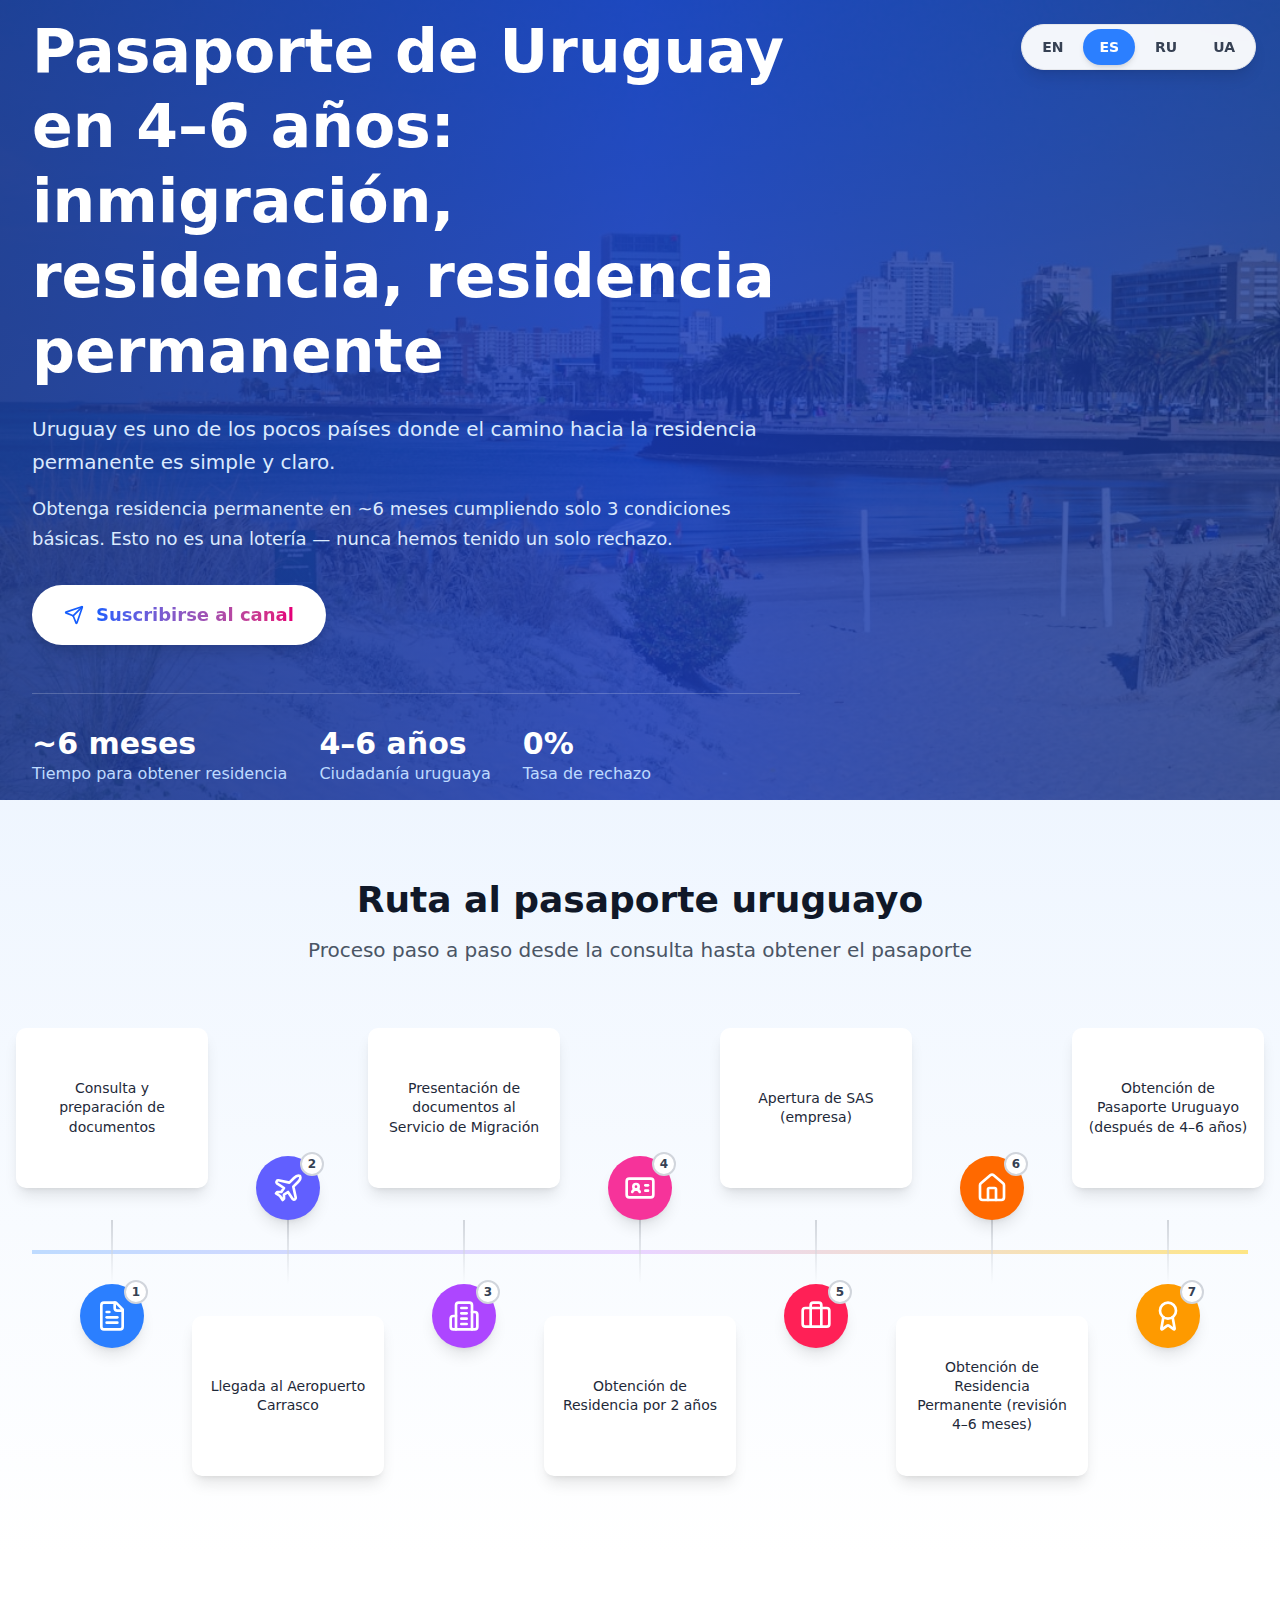
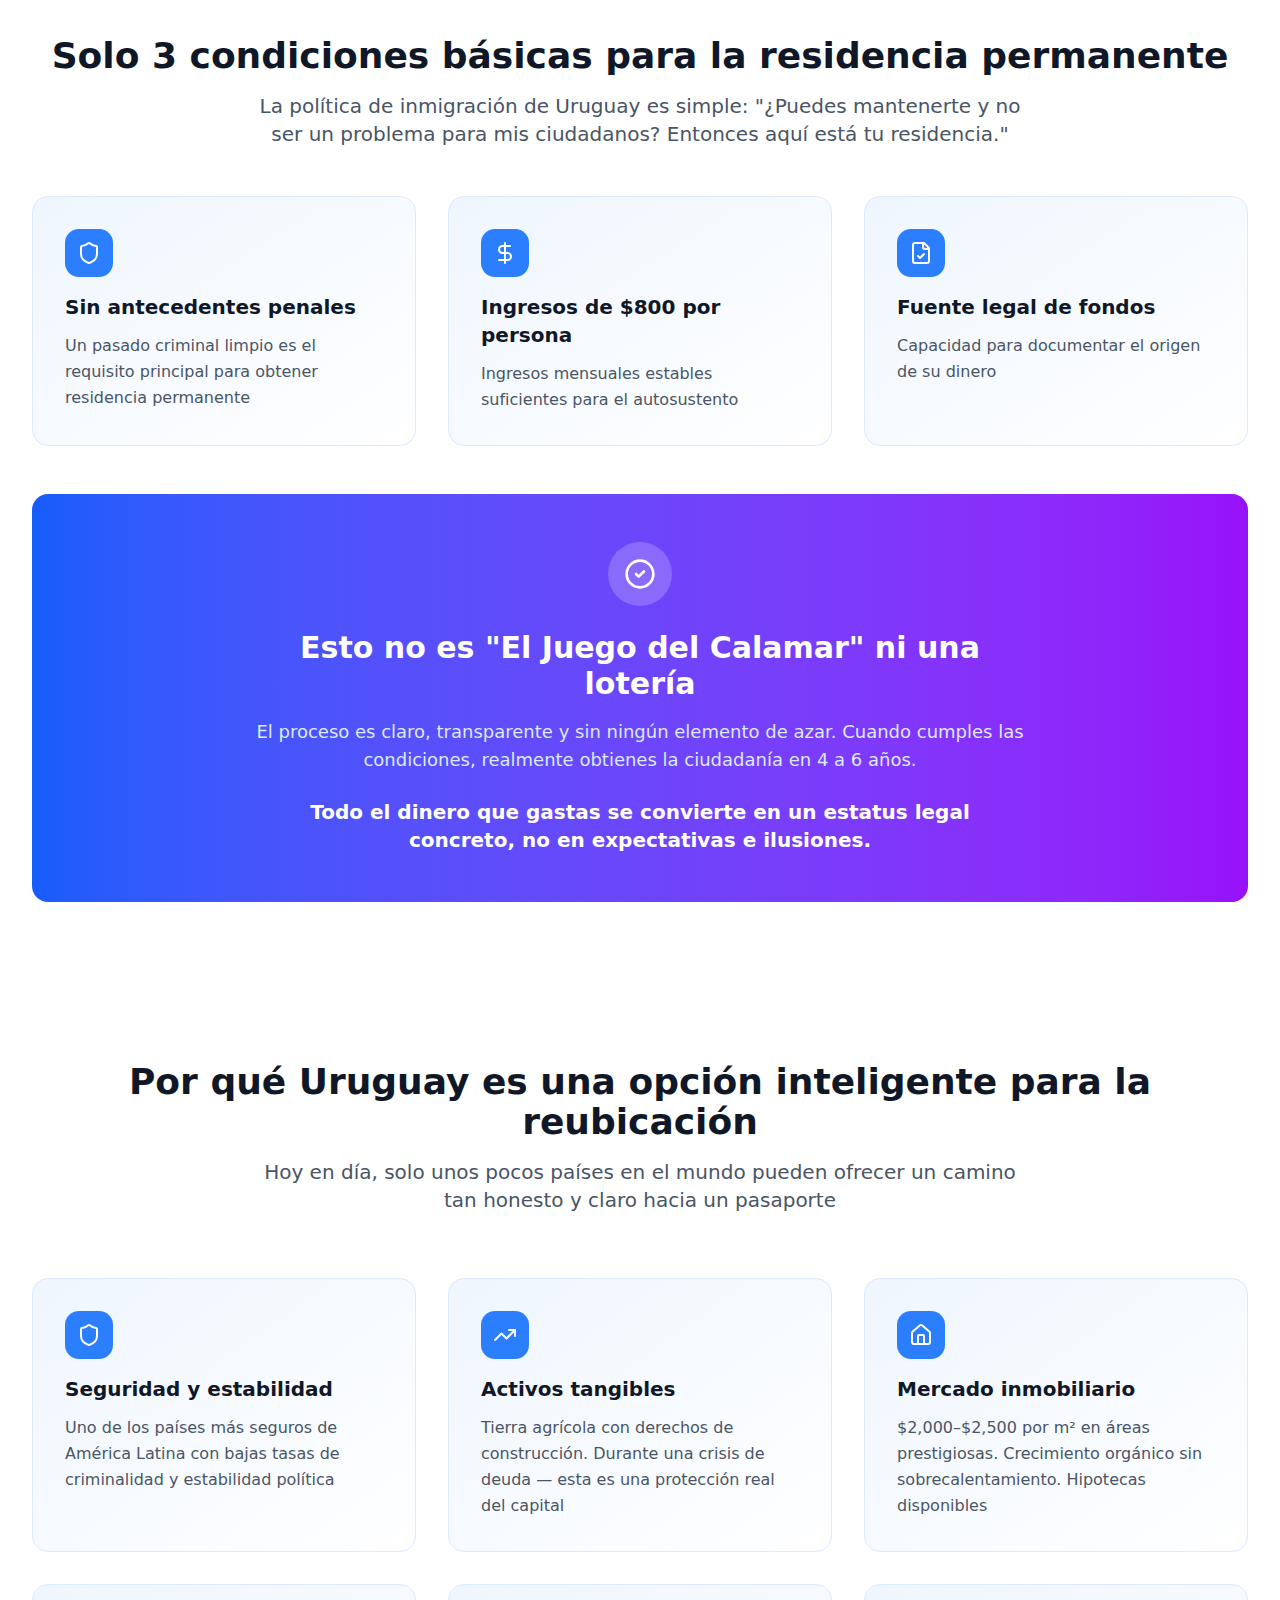
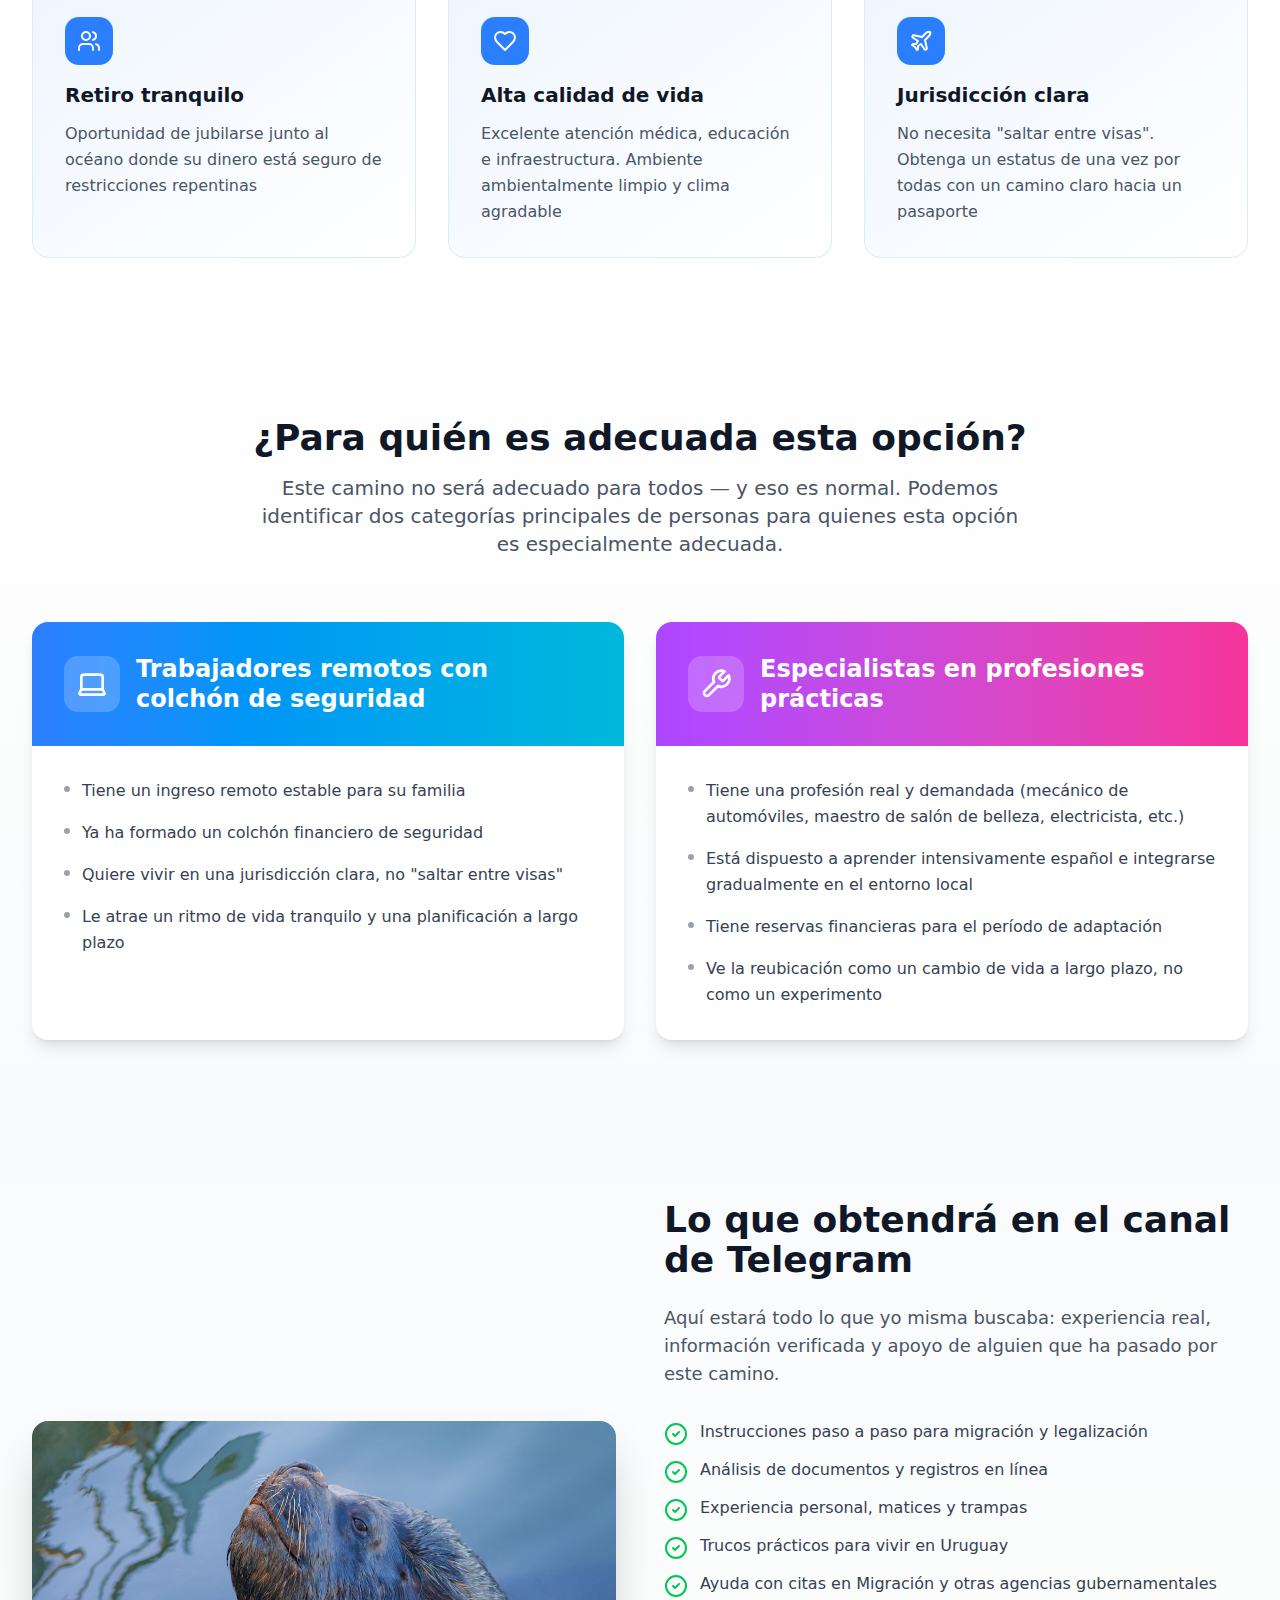
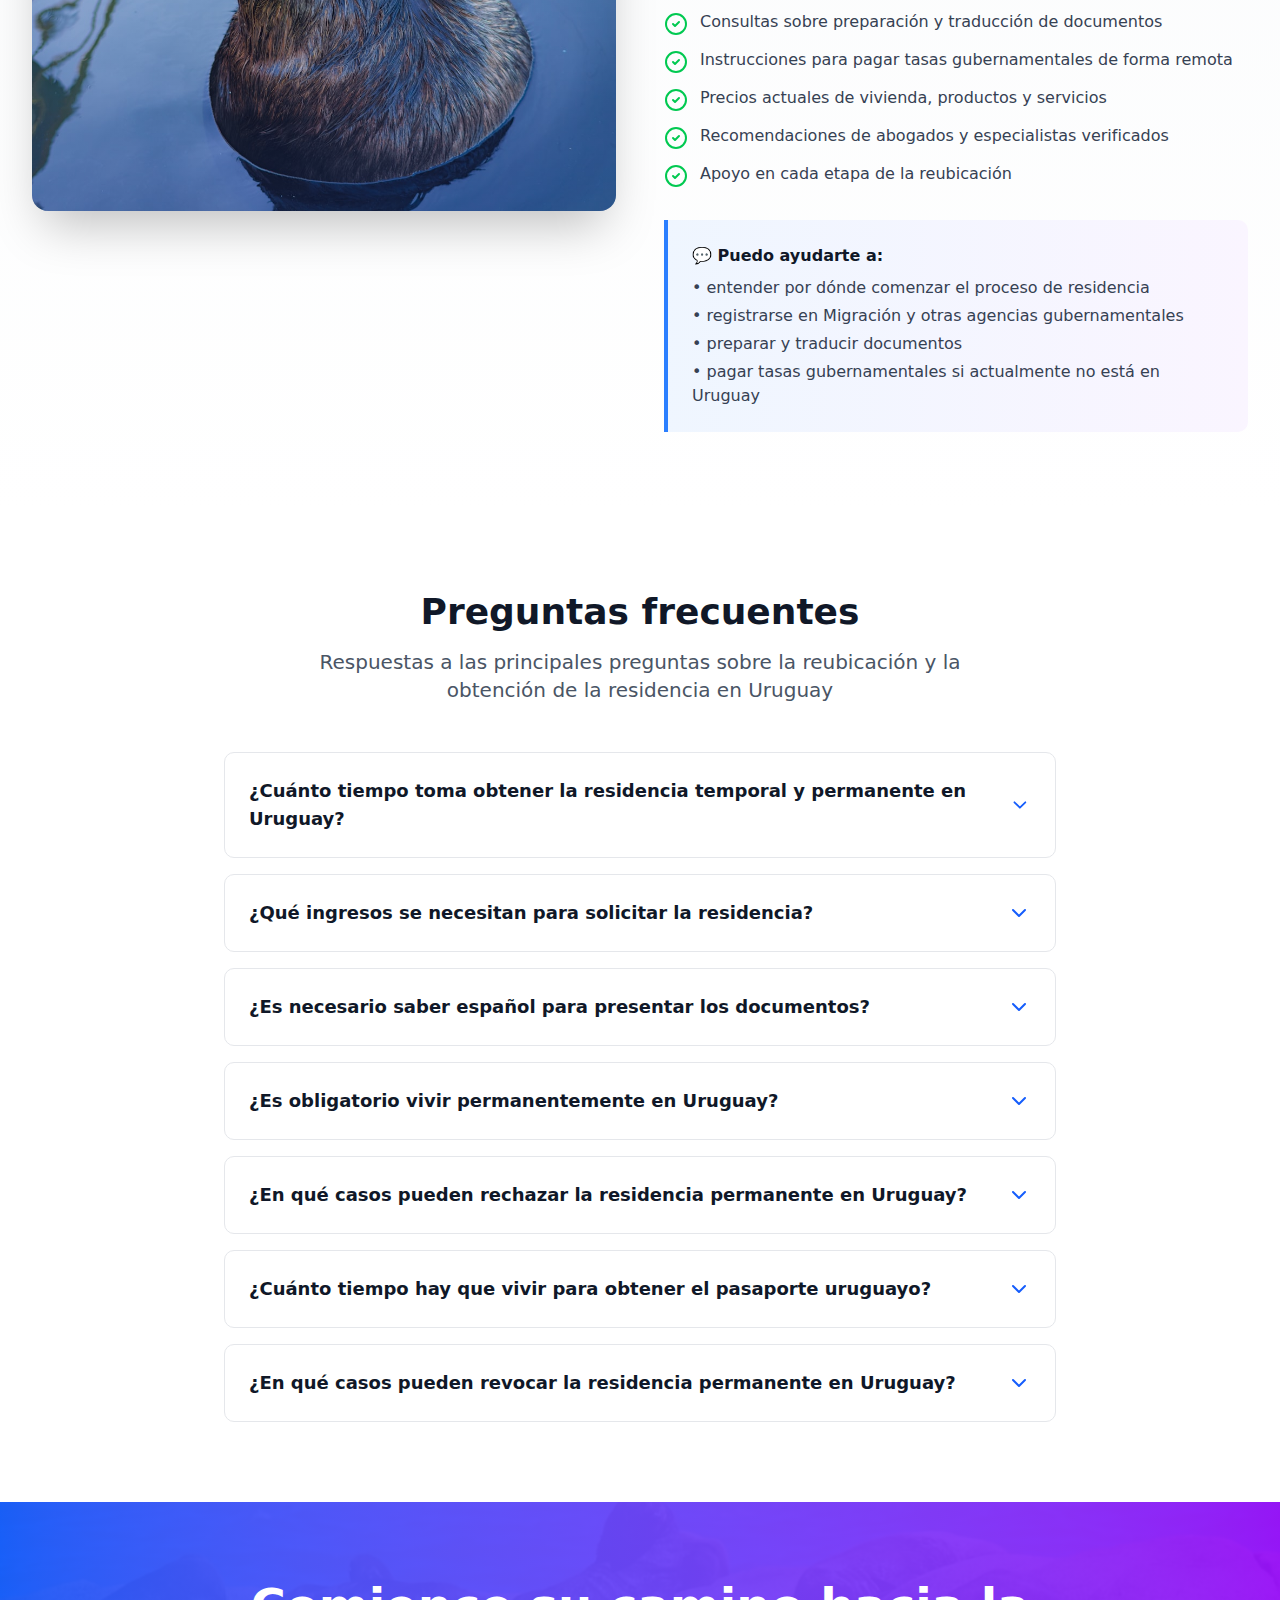
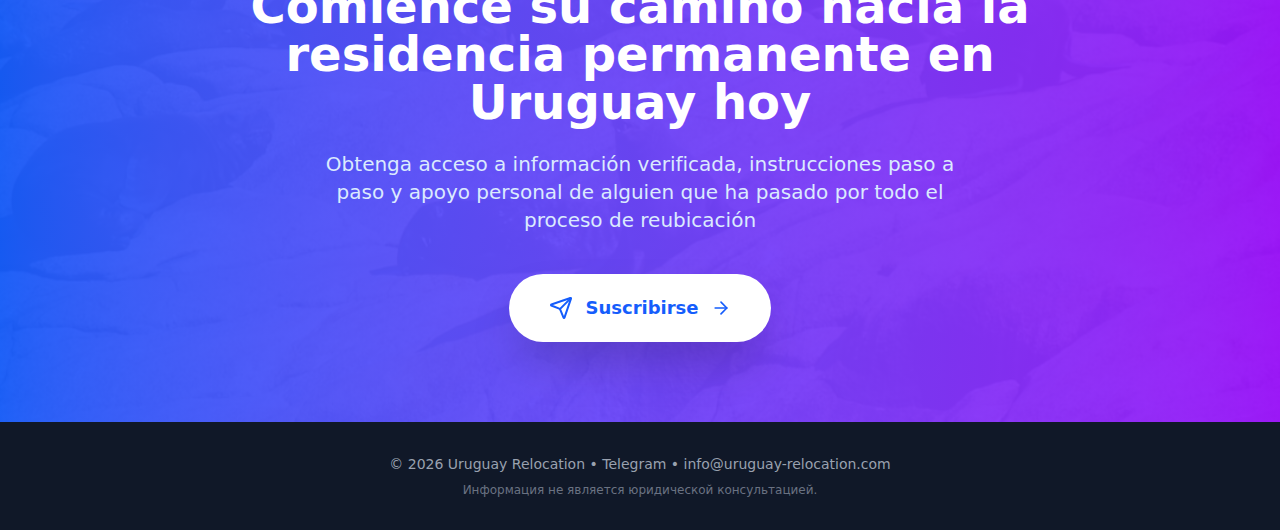
<file: index-es.html>
<!DOCTYPE html>
<html lang="es">

<head>
  <!-- Google tag (gtag.js) -->
  <script async src="https://www.googletagmanager.com/gtag/js?id=G-LP026Y0L6K"></script>
  <script>
    window.dataLayer = window.dataLayer || [];
    function gtag() { dataLayer.push(arguments); }
    gtag('js', new Date());

    gtag('config', 'G-LP026Y0L6K');
  </script>

  <meta http-equiv="Content-Type" content="text/html; charset=UTF-8">
  <meta name="viewport" content="width=device-width, initial-scale=1.0">
  <title>Uruguay migration</title>
  <link rel="stylesheet" href="css/styles.css">
  <link rel="alternate" hreflang="ru" href="index.html">
  <link rel="alternate" hreflang="uk" href="index-ua.html">
  <link rel="alternate" hreflang="en" href="index-en.html">
  <link rel="alternate" hreflang="es" href="index-es.html">
</head>

<script>
  document.addEventListener('DOMContentLoaded', () => {
    document.querySelectorAll('.faq-toggle').forEach((btn) => {
      btn.setAttribute('aria-expanded', 'false');

      btn.addEventListener('click', () => {
        const isOpen = btn.getAttribute('aria-expanded') === 'true';

        // закрыть все
        document.querySelectorAll('.faq-toggle').forEach((b) => {
          b.setAttribute('aria-expanded', 'false');
        });

        // открыть текущий
        if (!isOpen) btn.setAttribute('aria-expanded', 'true');
      });
    });
  });
</script>

<body>
  <div id="root">
    <div class="min-h-screen bg-gradient-to-b from-blue-50 to-white">
      <div class="fixed top-6 right-6 z-50">
        <div class="bg-white/95 backdrop-blur-sm rounded-full shadow-lg border border-gray-200">
          <div class="flex items-center gap-1 p-1">

            <a href="index-en.html"
              class="px-4 py-2 rounded-full text-sm font-semibold transition-all duration-200 text-gray-700 hover:bg-gray-100">
              EN
            </a>

            <!-- текущий язык -->
            <span aria-current="true"
              class="px-4 py-2 rounded-full text-sm font-semibold transition-all duration-200 bg-blue-500 text-white shadow-md">
              ES
            </span>

            <a href="index.html"
              class="px-4 py-2 rounded-full text-sm font-semibold transition-all duration-200 text-gray-700 hover:bg-gray-100">
              RU
            </a>

            <a href="index-ua.html"
              class="px-4 py-2 rounded-full text-sm font-semibold transition-all duration-200 text-gray-700 hover:bg-gray-100">
              UA
            </a>

          </div>
        </div>
      </div>
      <section class="relative overflow-hidden h-[800px] flex items-center">
        <div class="absolute inset-0"><img src="./files/photo-1768411743698-ad6937c48f93"
            alt="Montevideo Uruguay coastline" class="w-full h-full object-cover">
          <div class="absolute inset-0 bg-gradient-to-r from-blue-900/90 via-blue-800/85 to-blue-900/80"></div>
        </div>
        <div class="relative w-full max-w-7xl mx-auto px-4 sm:px-6 lg:px-8 py-20">
          <div class="max-w-3xl">
            <h1 class="text-4xl sm:text-5xl lg:text-6xl font-bold text-white mb-6 leading-tight">Pasaporte de Uruguay en
              4–6 años: inmigración, residencia, residencia permanente</h1>
            <p class="text-xl text-blue-100 mb-4 leading-relaxed">Uruguay es uno de los pocos países donde el camino
              hacia la residencia permanente es simple y claro.</p>
            <p class="text-lg text-blue-100 mb-8 leading-relaxed">Obtenga residencia permanente en ~6 meses cumpliendo
              solo 3 condiciones básicas. Esto no es una lotería — nunca hemos tenido un solo rechazo.</p><a
              href="https://t.me/latam_migration" target="_blank" rel="noopener noreferrer"
              class="inline-flex items-center gap-3 bg-white hover:bg-gray-50 px-8 py-4 rounded-full text-lg font-semibold transition-all duration-200 shadow-lg hover:shadow-xl hover:scale-105"><svg
                xmlns="http://www.w3.org/2000/svg" width="24" height="24" viewBox="0 0 24 24" fill="none"
                stroke="currentColor" stroke-width="2" stroke-linecap="round" stroke-linejoin="round"
                class="lucide lucide-send w-5 h-5 text-blue-600">
                <path
                  d="M14.536 21.686a.5.5 0 0 0 .937-.024l6.5-19a.496.496 0 0 0-.635-.635l-19 6.5a.5.5 0 0 0-.024.937l7.93 3.18a2 2 0 0 1 1.112 1.11z">
                </path>
                <path d="m21.854 2.147-10.94 10.939"></path>
              </svg><span class="bg-gradient-to-r from-blue-600 to-pink-600 bg-clip-text text-transparent">Suscribirse
                al canal</span></a>
            <div class="flex flex-wrap gap-8 mt-12 pt-8 border-t border-white/20">
              <div>
                <div class="text-3xl font-bold text-white">~6 meses</div>
                <div class="text-blue-200">Tiempo para obtener residencia</div>
              </div>
              <div>
                <div class="text-3xl font-bold text-white">4–6 años</div>
                <div class="text-blue-200">Ciudadanía uruguaya</div>
              </div>
              <div>
                <div class="text-3xl font-bold text-white">0%</div>
                <div class="text-blue-200">Tasa de rechazo</div>
              </div>
            </div>
          </div>
        </div>
      </section>
      <section class="py-20 bg-gradient-to-b from-blue-50 to-white overflow-hidden">
        <div class="max-w-7xl mx-auto px-4 sm:px-6 lg:px-8">
          <div class="text-center mb-16" style="opacity: 1; transform: none;">
            <h2 class="text-3xl sm:text-4xl font-bold text-gray-900 mb-4">Ruta al pasaporte uruguayo</h2>
            <p class="text-xl text-gray-600 max-w-3xl mx-auto">Proceso paso a paso desde la consulta hasta obtener el
              pasaporte</p>
          </div>
          <div class="hidden lg:block relative">
            <div
              class="absolute top-1/2 left-0 right-0 h-1 bg-gradient-to-r from-blue-200 via-purple-200 to-amber-200 -translate-y-1/2">
            </div>
            <div class="relative grid grid-cols-7 gap-4">
              <div class="flex flex-col items-center pb-32" style="opacity: 1; transform: none;">
                <div
                  class="order-1 mb-8 bg-white rounded-lg shadow-lg p-4 hover:shadow-xl transition-shadow duration-300">
                  <div class="w-40 h-32 flex items-center justify-center text-center">
                    <p class="text-sm font-medium text-gray-800 leading-snug">Consulta y preparación de documentos</p>
                  </div>
                </div>
                <div class="order-2 w-0.5 h-16 bg-gradient-to-b from-gray-300 to-transparent"></div>
                <div class="order-3 relative z-10">
                  <div class="w-16 h-16 bg-blue-500 rounded-full flex items-center justify-center shadow-lg"><svg
                      xmlns="http://www.w3.org/2000/svg" width="24" height="24" viewBox="0 0 24 24" fill="none"
                      stroke="currentColor" stroke-width="2" stroke-linecap="round" stroke-linejoin="round"
                      class="lucide lucide-file-text w-8 h-8 text-white">
                      <path d="M15 2H6a2 2 0 0 0-2 2v16a2 2 0 0 0 2 2h12a2 2 0 0 0 2-2V7Z"></path>
                      <path d="M14 2v4a2 2 0 0 0 2 2h4"></path>
                      <path d="M10 9H8"></path>
                      <path d="M16 13H8"></path>
                      <path d="M16 17H8"></path>
                    </svg></div>
                  <div
                    class="absolute -top-1 -right-1 w-6 h-6 bg-white border-2 border-gray-300 rounded-full flex items-center justify-center text-xs font-bold text-gray-700">
                    1</div>
                </div>
              </div>
              <div class="flex flex-col items-center pt-32" style="opacity: 1; transform: none;">
                <div
                  class="order-2 mt-8 bg-white rounded-lg shadow-lg p-4 hover:shadow-xl transition-shadow duration-300">
                  <div class="w-40 h-32 flex items-center justify-center text-center">
                    <p class="text-sm font-medium text-gray-800 leading-snug">Llegada al Aeropuerto Carrasco</p>
                  </div>
                </div>
                <div class="order-1 w-0.5 h-16 bg-gradient-to-b from-gray-300 to-transparent"></div>
                <div class="order-0 relative z-10">
                  <div class="w-16 h-16 bg-indigo-500 rounded-full flex items-center justify-center shadow-lg"><svg
                      xmlns="http://www.w3.org/2000/svg" width="24" height="24" viewBox="0 0 24 24" fill="none"
                      stroke="currentColor" stroke-width="2" stroke-linecap="round" stroke-linejoin="round"
                      class="lucide lucide-plane w-8 h-8 text-white">
                      <path
                        d="M17.8 19.2 16 11l3.5-3.5C21 6 21.5 4 21 3c-1-.5-3 0-4.5 1.5L13 8 4.8 6.2c-.5-.1-.9.1-1.1.5l-.3.5c-.2.5-.1 1 .3 1.3L9 12l-2 3H4l-1 1 3 2 2 3 1-1v-3l3-2 3.5 5.3c.3.4.8.5 1.3.3l.5-.2c.4-.3.6-.7.5-1.2z">
                      </path>
                    </svg></div>
                  <div
                    class="absolute -top-1 -right-1 w-6 h-6 bg-white border-2 border-gray-300 rounded-full flex items-center justify-center text-xs font-bold text-gray-700">
                    2</div>
                </div>
              </div>
              <div class="flex flex-col items-center pb-32" style="opacity: 1; transform: none;">
                <div
                  class="order-1 mb-8 bg-white rounded-lg shadow-lg p-4 hover:shadow-xl transition-shadow duration-300">
                  <div class="w-40 h-32 flex items-center justify-center text-center">
                    <p class="text-sm font-medium text-gray-800 leading-snug">Presentación de documentos al Servicio de
                      Migración</p>
                  </div>
                </div>
                <div class="order-2 w-0.5 h-16 bg-gradient-to-b from-gray-300 to-transparent"></div>
                <div class="order-3 relative z-10">
                  <div class="w-16 h-16 bg-purple-500 rounded-full flex items-center justify-center shadow-lg"><svg
                      xmlns="http://www.w3.org/2000/svg" width="24" height="24" viewBox="0 0 24 24" fill="none"
                      stroke="currentColor" stroke-width="2" stroke-linecap="round" stroke-linejoin="round"
                      class="lucide lucide-building2 lucide-building-2 w-8 h-8 text-white">
                      <path d="M6 22V4a2 2 0 0 1 2-2h8a2 2 0 0 1 2 2v18Z"></path>
                      <path d="M6 12H4a2 2 0 0 0-2 2v6a2 2 0 0 0 2 2h2"></path>
                      <path d="M18 9h2a2 2 0 0 1 2 2v9a2 2 0 0 1-2 2h-2"></path>
                      <path d="M10 6h4"></path>
                      <path d="M10 10h4"></path>
                      <path d="M10 14h4"></path>
                      <path d="M10 18h4"></path>
                    </svg></div>
                  <div
                    class="absolute -top-1 -right-1 w-6 h-6 bg-white border-2 border-gray-300 rounded-full flex items-center justify-center text-xs font-bold text-gray-700">
                    3</div>
                </div>
              </div>
              <div class="flex flex-col items-center pt-32" style="opacity: 1; transform: none;">
                <div
                  class="order-2 mt-8 bg-white rounded-lg shadow-lg p-4 hover:shadow-xl transition-shadow duration-300">
                  <div class="w-40 h-32 flex items-center justify-center text-center">
                    <p class="text-sm font-medium text-gray-800 leading-snug">Obtención de Residencia por 2 años</p>
                  </div>
                </div>
                <div class="order-1 w-0.5 h-16 bg-gradient-to-b from-gray-300 to-transparent"></div>
                <div class="order-0 relative z-10">
                  <div class="w-16 h-16 bg-pink-500 rounded-full flex items-center justify-center shadow-lg"><svg
                      xmlns="http://www.w3.org/2000/svg" width="24" height="24" viewBox="0 0 24 24" fill="none"
                      stroke="currentColor" stroke-width="2" stroke-linecap="round" stroke-linejoin="round"
                      class="lucide lucide-id-card w-8 h-8 text-white">
                      <path d="M16 10h2"></path>
                      <path d="M16 14h2"></path>
                      <path d="M6.17 15a3 3 0 0 1 5.66 0"></path>
                      <circle cx="9" cy="11" r="2"></circle>
                      <rect x="2" y="5" width="20" height="14" rx="2"></rect>
                    </svg></div>
                  <div
                    class="absolute -top-1 -right-1 w-6 h-6 bg-white border-2 border-gray-300 rounded-full flex items-center justify-center text-xs font-bold text-gray-700">
                    4</div>
                </div>
              </div>
              <div class="flex flex-col items-center pb-32" style="opacity: 1; transform: none;">
                <div
                  class="order-1 mb-8 bg-white rounded-lg shadow-lg p-4 hover:shadow-xl transition-shadow duration-300">
                  <div class="w-40 h-32 flex items-center justify-center text-center">
                    <p class="text-sm font-medium text-gray-800 leading-snug">Apertura de SAS (empresa)</p>
                  </div>
                </div>
                <div class="order-2 w-0.5 h-16 bg-gradient-to-b from-gray-300 to-transparent"></div>
                <div class="order-3 relative z-10">
                  <div class="w-16 h-16 bg-rose-500 rounded-full flex items-center justify-center shadow-lg"><svg
                      xmlns="http://www.w3.org/2000/svg" width="24" height="24" viewBox="0 0 24 24" fill="none"
                      stroke="currentColor" stroke-width="2" stroke-linecap="round" stroke-linejoin="round"
                      class="lucide lucide-briefcase w-8 h-8 text-white">
                      <path d="M16 20V4a2 2 0 0 0-2-2h-4a2 2 0 0 0-2 2v16"></path>
                      <rect width="20" height="14" x="2" y="6" rx="2"></rect>
                    </svg></div>
                  <div
                    class="absolute -top-1 -right-1 w-6 h-6 bg-white border-2 border-gray-300 rounded-full flex items-center justify-center text-xs font-bold text-gray-700">
                    5</div>
                </div>
              </div>
              <div class="flex flex-col items-center pt-32" style="opacity: 1; transform: none;">
                <div
                  class="order-2 mt-8 bg-white rounded-lg shadow-lg p-4 hover:shadow-xl transition-shadow duration-300">
                  <div class="w-40 h-32 flex items-center justify-center text-center">
                    <p class="text-sm font-medium text-gray-800 leading-snug">Obtención de Residencia Permanente
                      (revisión 4–6 meses)</p>
                  </div>
                </div>
                <div class="order-1 w-0.5 h-16 bg-gradient-to-b from-gray-300 to-transparent"></div>
                <div class="order-0 relative z-10">
                  <div class="w-16 h-16 bg-orange-500 rounded-full flex items-center justify-center shadow-lg"><svg
                      xmlns="http://www.w3.org/2000/svg" width="24" height="24" viewBox="0 0 24 24" fill="none"
                      stroke="currentColor" stroke-width="2" stroke-linecap="round" stroke-linejoin="round"
                      class="lucide lucide-house w-8 h-8 text-white">
                      <path d="M15 21v-8a1 1 0 0 0-1-1h-4a1 1 0 0 0-1 1v8"></path>
                      <path
                        d="M3 10a2 2 0 0 1 .709-1.528l7-5.999a2 2 0 0 1 2.582 0l7 5.999A2 2 0 0 1 21 10v9a2 2 0 0 1-2 2H5a2 2 0 0 1-2-2z">
                      </path>
                    </svg></div>
                  <div
                    class="absolute -top-1 -right-1 w-6 h-6 bg-white border-2 border-gray-300 rounded-full flex items-center justify-center text-xs font-bold text-gray-700">
                    6</div>
                </div>
              </div>
              <div class="flex flex-col items-center pb-32" style="opacity: 1; transform: none;">
                <div
                  class="order-1 mb-8 bg-white rounded-lg shadow-lg p-4 hover:shadow-xl transition-shadow duration-300">
                  <div class="w-40 h-32 flex items-center justify-center text-center">
                    <p class="text-sm font-medium text-gray-800 leading-snug">Obtención de Pasaporte Uruguayo (después
                      de 4–6 años)</p>
                  </div>
                </div>
                <div class="order-2 w-0.5 h-16 bg-gradient-to-b from-gray-300 to-transparent"></div>
                <div class="order-3 relative z-10">
                  <div class="w-16 h-16 bg-amber-500 rounded-full flex items-center justify-center shadow-lg"><svg
                      xmlns="http://www.w3.org/2000/svg" width="24" height="24" viewBox="0 0 24 24" fill="none"
                      stroke="currentColor" stroke-width="2" stroke-linecap="round" stroke-linejoin="round"
                      class="lucide lucide-award w-8 h-8 text-white">
                      <path
                        d="m15.477 12.89 1.515 8.526a.5.5 0 0 1-.81.47l-3.58-2.687a1 1 0 0 0-1.197 0l-3.586 2.686a.5.5 0 0 1-.81-.469l1.514-8.526">
                      </path>
                      <circle cx="12" cy="8" r="6"></circle>
                    </svg></div>
                  <div
                    class="absolute -top-1 -right-1 w-6 h-6 bg-white border-2 border-gray-300 rounded-full flex items-center justify-center text-xs font-bold text-gray-700">
                    7</div>
                </div>
              </div>
            </div>
          </div>
          <div class="lg:hidden space-y-8">
            <div class="flex items-start gap-4" style="opacity: 1; transform: none;">
              <div class="relative flex-shrink-0">
                <div class="w-14 h-14 bg-blue-500 rounded-full flex items-center justify-center shadow-lg"><svg
                    xmlns="http://www.w3.org/2000/svg" width="24" height="24" viewBox="0 0 24 24" fill="none"
                    stroke="currentColor" stroke-width="2" stroke-linecap="round" stroke-linejoin="round"
                    class="lucide lucide-file-text w-7 h-7 text-white">
                    <path d="M15 2H6a2 2 0 0 0-2 2v16a2 2 0 0 0 2 2h12a2 2 0 0 0 2-2V7Z"></path>
                    <path d="M14 2v4a2 2 0 0 0 2 2h4"></path>
                    <path d="M10 9H8"></path>
                    <path d="M16 13H8"></path>
                    <path d="M16 17H8"></path>
                  </svg></div>
                <div
                  class="absolute -top-1 -right-1 w-5 h-5 bg-white border-2 border-gray-300 rounded-full flex items-center justify-center text-xs font-bold text-gray-700">
                  1</div>
                <div
                  class="absolute top-14 left-1/2 w-0.5 h-8 bg-gradient-to-b from-gray-300 to-transparent -translate-x-1/2">
                </div>
              </div>
              <div class="flex-1 bg-white rounded-lg shadow-md p-5 hover:shadow-lg transition-shadow duration-300">
                <p class="text-base font-medium text-gray-800 leading-relaxed">Consulta y preparación de documentos</p>
              </div>
            </div>
            <div class="flex items-start gap-4" style="opacity: 1; transform: none;">
              <div class="relative flex-shrink-0">
                <div class="w-14 h-14 bg-indigo-500 rounded-full flex items-center justify-center shadow-lg"><svg
                    xmlns="http://www.w3.org/2000/svg" width="24" height="24" viewBox="0 0 24 24" fill="none"
                    stroke="currentColor" stroke-width="2" stroke-linecap="round" stroke-linejoin="round"
                    class="lucide lucide-plane w-7 h-7 text-white">
                    <path
                      d="M17.8 19.2 16 11l3.5-3.5C21 6 21.5 4 21 3c-1-.5-3 0-4.5 1.5L13 8 4.8 6.2c-.5-.1-.9.1-1.1.5l-.3.5c-.2.5-.1 1 .3 1.3L9 12l-2 3H4l-1 1 3 2 2 3 1-1v-3l3-2 3.5 5.3c.3.4.8.5 1.3.3l.5-.2c.4-.3.6-.7.5-1.2z">
                    </path>
                  </svg></div>
                <div
                  class="absolute -top-1 -right-1 w-5 h-5 bg-white border-2 border-gray-300 rounded-full flex items-center justify-center text-xs font-bold text-gray-700">
                  2</div>
                <div
                  class="absolute top-14 left-1/2 w-0.5 h-8 bg-gradient-to-b from-gray-300 to-transparent -translate-x-1/2">
                </div>
              </div>
              <div class="flex-1 bg-white rounded-lg shadow-md p-5 hover:shadow-lg transition-shadow duration-300">
                <p class="text-base font-medium text-gray-800 leading-relaxed">Llegada al Aeropuerto Carrasco</p>
              </div>
            </div>
            <div class="flex items-start gap-4" style="opacity: 1; transform: none;">
              <div class="relative flex-shrink-0">
                <div class="w-14 h-14 bg-purple-500 rounded-full flex items-center justify-center shadow-lg"><svg
                    xmlns="http://www.w3.org/2000/svg" width="24" height="24" viewBox="0 0 24 24" fill="none"
                    stroke="currentColor" stroke-width="2" stroke-linecap="round" stroke-linejoin="round"
                    class="lucide lucide-building2 lucide-building-2 w-7 h-7 text-white">
                    <path d="M6 22V4a2 2 0 0 1 2-2h8a2 2 0 0 1 2 2v18Z"></path>
                    <path d="M6 12H4a2 2 0 0 0-2 2v6a2 2 0 0 0 2 2h2"></path>
                    <path d="M18 9h2a2 2 0 0 1 2 2v9a2 2 0 0 1-2 2h-2"></path>
                    <path d="M10 6h4"></path>
                    <path d="M10 10h4"></path>
                    <path d="M10 14h4"></path>
                    <path d="M10 18h4"></path>
                  </svg></div>
                <div
                  class="absolute -top-1 -right-1 w-5 h-5 bg-white border-2 border-gray-300 rounded-full flex items-center justify-center text-xs font-bold text-gray-700">
                  3</div>
                <div
                  class="absolute top-14 left-1/2 w-0.5 h-8 bg-gradient-to-b from-gray-300 to-transparent -translate-x-1/2">
                </div>
              </div>
              <div class="flex-1 bg-white rounded-lg shadow-md p-5 hover:shadow-lg transition-shadow duration-300">
                <p class="text-base font-medium text-gray-800 leading-relaxed">Presentación de documentos al Servicio de
                  Migración</p>
              </div>
            </div>
            <div class="flex items-start gap-4" style="opacity: 1; transform: none;">
              <div class="relative flex-shrink-0">
                <div class="w-14 h-14 bg-pink-500 rounded-full flex items-center justify-center shadow-lg"><svg
                    xmlns="http://www.w3.org/2000/svg" width="24" height="24" viewBox="0 0 24 24" fill="none"
                    stroke="currentColor" stroke-width="2" stroke-linecap="round" stroke-linejoin="round"
                    class="lucide lucide-id-card w-7 h-7 text-white">
                    <path d="M16 10h2"></path>
                    <path d="M16 14h2"></path>
                    <path d="M6.17 15a3 3 0 0 1 5.66 0"></path>
                    <circle cx="9" cy="11" r="2"></circle>
                    <rect x="2" y="5" width="20" height="14" rx="2"></rect>
                  </svg></div>
                <div
                  class="absolute -top-1 -right-1 w-5 h-5 bg-white border-2 border-gray-300 rounded-full flex items-center justify-center text-xs font-bold text-gray-700">
                  4</div>
                <div
                  class="absolute top-14 left-1/2 w-0.5 h-8 bg-gradient-to-b from-gray-300 to-transparent -translate-x-1/2">
                </div>
              </div>
              <div class="flex-1 bg-white rounded-lg shadow-md p-5 hover:shadow-lg transition-shadow duration-300">
                <p class="text-base font-medium text-gray-800 leading-relaxed">Obtención de Residencia por 2 años</p>
              </div>
            </div>
            <div class="flex items-start gap-4" style="opacity: 1; transform: none;">
              <div class="relative flex-shrink-0">
                <div class="w-14 h-14 bg-rose-500 rounded-full flex items-center justify-center shadow-lg"><svg
                    xmlns="http://www.w3.org/2000/svg" width="24" height="24" viewBox="0 0 24 24" fill="none"
                    stroke="currentColor" stroke-width="2" stroke-linecap="round" stroke-linejoin="round"
                    class="lucide lucide-briefcase w-7 h-7 text-white">
                    <path d="M16 20V4a2 2 0 0 0-2-2h-4a2 2 0 0 0-2 2v16"></path>
                    <rect width="20" height="14" x="2" y="6" rx="2"></rect>
                  </svg></div>
                <div
                  class="absolute -top-1 -right-1 w-5 h-5 bg-white border-2 border-gray-300 rounded-full flex items-center justify-center text-xs font-bold text-gray-700">
                  5</div>
                <div
                  class="absolute top-14 left-1/2 w-0.5 h-8 bg-gradient-to-b from-gray-300 to-transparent -translate-x-1/2">
                </div>
              </div>
              <div class="flex-1 bg-white rounded-lg shadow-md p-5 hover:shadow-lg transition-shadow duration-300">
                <p class="text-base font-medium text-gray-800 leading-relaxed">Apertura de SAS (empresa)</p>
              </div>
            </div>
            <div class="flex items-start gap-4" style="opacity: 1; transform: none;">
              <div class="relative flex-shrink-0">
                <div class="w-14 h-14 bg-orange-500 rounded-full flex items-center justify-center shadow-lg"><svg
                    xmlns="http://www.w3.org/2000/svg" width="24" height="24" viewBox="0 0 24 24" fill="none"
                    stroke="currentColor" stroke-width="2" stroke-linecap="round" stroke-linejoin="round"
                    class="lucide lucide-house w-7 h-7 text-white">
                    <path d="M15 21v-8a1 1 0 0 0-1-1h-4a1 1 0 0 0-1 1v8"></path>
                    <path
                      d="M3 10a2 2 0 0 1 .709-1.528l7-5.999a2 2 0 0 1 2.582 0l7 5.999A2 2 0 0 1 21 10v9a2 2 0 0 1-2 2H5a2 2 0 0 1-2-2z">
                    </path>
                  </svg></div>
                <div
                  class="absolute -top-1 -right-1 w-5 h-5 bg-white border-2 border-gray-300 rounded-full flex items-center justify-center text-xs font-bold text-gray-700">
                  6</div>
                <div
                  class="absolute top-14 left-1/2 w-0.5 h-8 bg-gradient-to-b from-gray-300 to-transparent -translate-x-1/2">
                </div>
              </div>
              <div class="flex-1 bg-white rounded-lg shadow-md p-5 hover:shadow-lg transition-shadow duration-300">
                <p class="text-base font-medium text-gray-800 leading-relaxed">Obtención de Residencia Permanente
                  (revisión 4–6 meses)</p>
              </div>
            </div>
            <div class="flex items-start gap-4" style="opacity: 1; transform: none;">
              <div class="relative flex-shrink-0">
                <div class="w-14 h-14 bg-amber-500 rounded-full flex items-center justify-center shadow-lg"><svg
                    xmlns="http://www.w3.org/2000/svg" width="24" height="24" viewBox="0 0 24 24" fill="none"
                    stroke="currentColor" stroke-width="2" stroke-linecap="round" stroke-linejoin="round"
                    class="lucide lucide-award w-7 h-7 text-white">
                    <path
                      d="m15.477 12.89 1.515 8.526a.5.5 0 0 1-.81.47l-3.58-2.687a1 1 0 0 0-1.197 0l-3.586 2.686a.5.5 0 0 1-.81-.469l1.514-8.526">
                    </path>
                    <circle cx="12" cy="8" r="6"></circle>
                  </svg></div>
                <div
                  class="absolute -top-1 -right-1 w-5 h-5 bg-white border-2 border-gray-300 rounded-full flex items-center justify-center text-xs font-bold text-gray-700">
                  7</div>
              </div>
              <div class="flex-1 bg-white rounded-lg shadow-md p-5 hover:shadow-lg transition-shadow duration-300">
                <p class="text-base font-medium text-gray-800 leading-relaxed">Obtención de Pasaporte Uruguayo (después
                  de 4–6 años)</p>
              </div>
            </div>
          </div>
        </div>
      </section>
      <section class="py-20 bg-white">
        <div class="max-w-7xl mx-auto px-4 sm:px-6 lg:px-8">
          <div class="text-center mb-12">
            <h2 class="text-3xl sm:text-4xl font-bold text-gray-900 mb-4">Solo 3 condiciones básicas para la residencia
              permanente</h2>
            <p class="text-xl text-gray-600 max-w-3xl mx-auto">La política de inmigración de Uruguay es simple: "¿Puedes
              mantenerte y no ser un problema para mis ciudadanos? Entonces aquí está tu residencia."</p>
          </div>
          <div class="grid grid-cols-1 md:grid-cols-3 gap-8 mb-12">
            <div
              class="bg-gradient-to-br from-blue-50 to-white p-8 rounded-2xl border border-blue-100 hover:shadow-lg transition-shadow duration-300">
              <div class="w-12 h-12 bg-blue-500 rounded-xl flex items-center justify-center mb-4"><svg
                  xmlns="http://www.w3.org/2000/svg" width="24" height="24" viewBox="0 0 24 24" fill="none"
                  stroke="currentColor" stroke-width="2" stroke-linecap="round" stroke-linejoin="round"
                  class="lucide lucide-shield w-6 h-6 text-white">
                  <path
                    d="M20 13c0 5-3.5 7.5-7.66 8.95a1 1 0 0 1-.67-.01C7.5 20.5 4 18 4 13V6a1 1 0 0 1 1-1c2 0 4.5-1.2 6.24-2.72a1.17 1.17 0 0 1 1.52 0C14.51 3.81 17 5 19 5a1 1 0 0 1 1 1z">
                  </path>
                </svg></div>
              <h3 class="text-xl font-semibold text-gray-900 mb-3">Sin antecedentes penales</h3>
              <p class="text-gray-600 leading-relaxed">Un pasado criminal limpio es el requisito principal para obtener
                residencia permanente</p>
            </div>
            <div
              class="bg-gradient-to-br from-blue-50 to-white p-8 rounded-2xl border border-blue-100 hover:shadow-lg transition-shadow duration-300">
              <div class="w-12 h-12 bg-blue-500 rounded-xl flex items-center justify-center mb-4"><svg
                  xmlns="http://www.w3.org/2000/svg" width="24" height="24" viewBox="0 0 24 24" fill="none"
                  stroke="currentColor" stroke-width="2" stroke-linecap="round" stroke-linejoin="round"
                  class="lucide lucide-dollar-sign w-6 h-6 text-white">
                  <line x1="12" x2="12" y1="2" y2="22"></line>
                  <path d="M17 5H9.5a3.5 3.5 0 0 0 0 7h5a3.5 3.5 0 0 1 0 7H6"></path>
                </svg></div>
              <h3 class="text-xl font-semibold text-gray-900 mb-3">Ingresos de $800 por persona</h3>
              <p class="text-gray-600 leading-relaxed">Ingresos mensuales estables suficientes para el autosustento</p>
            </div>
            <div
              class="bg-gradient-to-br from-blue-50 to-white p-8 rounded-2xl border border-blue-100 hover:shadow-lg transition-shadow duration-300">
              <div class="w-12 h-12 bg-blue-500 rounded-xl flex items-center justify-center mb-4"><svg
                  xmlns="http://www.w3.org/2000/svg" width="24" height="24" viewBox="0 0 24 24" fill="none"
                  stroke="currentColor" stroke-width="2" stroke-linecap="round" stroke-linejoin="round"
                  class="lucide lucide-file-check w-6 h-6 text-white">
                  <path d="M15 2H6a2 2 0 0 0-2 2v16a2 2 0 0 0 2 2h12a2 2 0 0 0 2-2V7Z"></path>
                  <path d="M14 2v4a2 2 0 0 0 2 2h4"></path>
                  <path d="m9 15 2 2 4-4"></path>
                </svg></div>
              <h3 class="text-xl font-semibold text-gray-900 mb-3">Fuente legal de fondos</h3>
              <p class="text-gray-600 leading-relaxed">Capacidad para documentar el origen de su dinero</p>
            </div>
          </div>
          <div class="bg-gradient-to-r from-blue-600 to-purple-600 rounded-2xl p-8 md:p-12 text-white">
            <div class="max-w-3xl mx-auto text-center">
              <div class="inline-flex items-center justify-center w-16 h-16 bg-white/20 rounded-full mb-6"><svg
                  xmlns="http://www.w3.org/2000/svg" width="24" height="24" viewBox="0 0 24 24" fill="none"
                  stroke="currentColor" stroke-width="2" stroke-linecap="round" stroke-linejoin="round"
                  class="lucide lucide-circle-check w-8 h-8">
                  <circle cx="12" cy="12" r="10"></circle>
                  <path d="m9 12 2 2 4-4"></path>
                </svg></div>
              <h3 class="text-2xl sm:text-3xl font-bold mb-4">Esto no es "El Juego del Calamar" ni una lotería</h3>
              <p class="text-lg text-blue-100 mb-6">El proceso es claro, transparente y sin ningún elemento de azar.
                Cuando cumples las condiciones, realmente obtienes la ciudadanía en 4 a 6 años.</p>
              <p class="text-xl font-semibold">Todo el dinero que gastas se convierte en un estatus legal concreto, no
                en expectativas e ilusiones.</p>
            </div>
          </div>
        </div>
      </section>
      <section class="py-20 bg-white">
        <div class="max-w-7xl mx-auto px-4 sm:px-6 lg:px-8">
          <div class="text-center mb-16">
            <h2 class="text-3xl sm:text-4xl font-bold text-gray-900 mb-4">Por qué Uruguay es una opción inteligente para
              la reubicación</h2>
            <p class="text-xl text-gray-600 max-w-3xl mx-auto">Hoy en día, solo unos pocos países en el mundo pueden
              ofrecer un camino tan honesto y claro hacia un pasaporte</p>
          </div>
          <div class="grid grid-cols-1 md:grid-cols-2 lg:grid-cols-3 gap-8">
            <div
              class="bg-gradient-to-br from-blue-50 to-white p-8 rounded-2xl border border-blue-100 hover:shadow-lg transition-shadow duration-300">
              <div class="w-12 h-12 bg-blue-500 rounded-xl flex items-center justify-center mb-4"><svg
                  xmlns="http://www.w3.org/2000/svg" width="24" height="24" viewBox="0 0 24 24" fill="none"
                  stroke="currentColor" stroke-width="2" stroke-linecap="round" stroke-linejoin="round"
                  class="lucide lucide-shield w-6 h-6 text-white">
                  <path
                    d="M20 13c0 5-3.5 7.5-7.66 8.95a1 1 0 0 1-.67-.01C7.5 20.5 4 18 4 13V6a1 1 0 0 1 1-1c2 0 4.5-1.2 6.24-2.72a1.17 1.17 0 0 1 1.52 0C14.51 3.81 17 5 19 5a1 1 0 0 1 1 1z">
                  </path>
                </svg></div>
              <h3 class="text-xl font-semibold text-gray-900 mb-3">Seguridad y estabilidad</h3>
              <p class="text-gray-600 leading-relaxed">Uno de los países más seguros de América Latina con bajas tasas
                de criminalidad y estabilidad política</p>
            </div>
            <div
              class="bg-gradient-to-br from-blue-50 to-white p-8 rounded-2xl border border-blue-100 hover:shadow-lg transition-shadow duration-300">
              <div class="w-12 h-12 bg-blue-500 rounded-xl flex items-center justify-center mb-4"><svg
                  xmlns="http://www.w3.org/2000/svg" width="24" height="24" viewBox="0 0 24 24" fill="none"
                  stroke="currentColor" stroke-width="2" stroke-linecap="round" stroke-linejoin="round"
                  class="lucide lucide-trending-up w-6 h-6 text-white">
                  <polyline points="22 7 13.5 15.5 8.5 10.5 2 17"></polyline>
                  <polyline points="16 7 22 7 22 13"></polyline>
                </svg></div>
              <h3 class="text-xl font-semibold text-gray-900 mb-3">Activos tangibles</h3>
              <p class="text-gray-600 leading-relaxed">Tierra agrícola con derechos de construcción. Durante una crisis
                de deuda — esta es una protección real del capital</p>
            </div>
            <div
              class="bg-gradient-to-br from-blue-50 to-white p-8 rounded-2xl border border-blue-100 hover:shadow-lg transition-shadow duration-300">
              <div class="w-12 h-12 bg-blue-500 rounded-xl flex items-center justify-center mb-4"><svg
                  xmlns="http://www.w3.org/2000/svg" width="24" height="24" viewBox="0 0 24 24" fill="none"
                  stroke="currentColor" stroke-width="2" stroke-linecap="round" stroke-linejoin="round"
                  class="lucide lucide-house w-6 h-6 text-white">
                  <path d="M15 21v-8a1 1 0 0 0-1-1h-4a1 1 0 0 0-1 1v8"></path>
                  <path
                    d="M3 10a2 2 0 0 1 .709-1.528l7-5.999a2 2 0 0 1 2.582 0l7 5.999A2 2 0 0 1 21 10v9a2 2 0 0 1-2 2H5a2 2 0 0 1-2-2z">
                  </path>
                </svg></div>
              <h3 class="text-xl font-semibold text-gray-900 mb-3">Mercado inmobiliario</h3>
              <p class="text-gray-600 leading-relaxed">$2,000–$2,500 por m² en áreas prestigiosas. Crecimiento orgánico
                sin sobrecalentamiento. Hipotecas disponibles</p>
            </div>
            <div
              class="bg-gradient-to-br from-blue-50 to-white p-8 rounded-2xl border border-blue-100 hover:shadow-lg transition-shadow duration-300">
              <div class="w-12 h-12 bg-blue-500 rounded-xl flex items-center justify-center mb-4"><svg
                  xmlns="http://www.w3.org/2000/svg" width="24" height="24" viewBox="0 0 24 24" fill="none"
                  stroke="currentColor" stroke-width="2" stroke-linecap="round" stroke-linejoin="round"
                  class="lucide lucide-users w-6 h-6 text-white">
                  <path d="M16 21v-2a4 4 0 0 0-4-4H6a4 4 0 0 0-4 4v2"></path>
                  <circle cx="9" cy="7" r="4"></circle>
                  <path d="M22 21v-2a4 4 0 0 0-3-3.87"></path>
                  <path d="M16 3.13a4 4 0 0 1 0 7.75"></path>
                </svg></div>
              <h3 class="text-xl font-semibold text-gray-900 mb-3">Retiro tranquilo</h3>
              <p class="text-gray-600 leading-relaxed">Oportunidad de jubilarse junto al océano donde su dinero está
                seguro de restricciones repentinas</p>
            </div>
            <div
              class="bg-gradient-to-br from-blue-50 to-white p-8 rounded-2xl border border-blue-100 hover:shadow-lg transition-shadow duration-300">
              <div class="w-12 h-12 bg-blue-500 rounded-xl flex items-center justify-center mb-4"><svg
                  xmlns="http://www.w3.org/2000/svg" width="24" height="24" viewBox="0 0 24 24" fill="none"
                  stroke="currentColor" stroke-width="2" stroke-linecap="round" stroke-linejoin="round"
                  class="lucide lucide-heart w-6 h-6 text-white">
                  <path
                    d="M19 14c1.49-1.46 3-3.21 3-5.5A5.5 5.5 0 0 0 16.5 3c-1.76 0-3 .5-4.5 2-1.5-1.5-2.74-2-4.5-2A5.5 5.5 0 0 0 2 8.5c0 2.3 1.5 4.05 3 5.5l7 7Z">
                  </path>
                </svg></div>
              <h3 class="text-xl font-semibold text-gray-900 mb-3">Alta calidad de vida</h3>
              <p class="text-gray-600 leading-relaxed">Excelente atención médica, educación e infraestructura. Ambiente
                ambientalmente limpio y clima agradable</p>
            </div>
            <div
              class="bg-gradient-to-br from-blue-50 to-white p-8 rounded-2xl border border-blue-100 hover:shadow-lg transition-shadow duration-300">
              <div class="w-12 h-12 bg-blue-500 rounded-xl flex items-center justify-center mb-4"><svg
                  xmlns="http://www.w3.org/2000/svg" width="24" height="24" viewBox="0 0 24 24" fill="none"
                  stroke="currentColor" stroke-width="2" stroke-linecap="round" stroke-linejoin="round"
                  class="lucide lucide-plane w-6 h-6 text-white">
                  <path
                    d="M17.8 19.2 16 11l3.5-3.5C21 6 21.5 4 21 3c-1-.5-3 0-4.5 1.5L13 8 4.8 6.2c-.5-.1-.9.1-1.1.5l-.3.5c-.2.5-.1 1 .3 1.3L9 12l-2 3H4l-1 1 3 2 2 3 1-1v-3l3-2 3.5 5.3c.3.4.8.5 1.3.3l.5-.2c.4-.3.6-.7.5-1.2z">
                  </path>
                </svg></div>
              <h3 class="text-xl font-semibold text-gray-900 mb-3">Jurisdicción clara</h3>
              <p class="text-gray-600 leading-relaxed">No necesita "saltar entre visas". Obtenga un estatus de una vez
                por todas con un camino claro hacia un pasaporte</p>
            </div>
          </div>
        </div>
      </section>
      <section class="py-20 bg-gradient-to-b from-white to-gray-50">
        <div class="max-w-7xl mx-auto px-4 sm:px-6 lg:px-8">
          <div class="text-center mb-16">
            <h2 class="text-3xl sm:text-4xl font-bold text-gray-900 mb-4">¿Para quién es adecuada esta opción?</h2>
            <p class="text-xl text-gray-600 max-w-3xl mx-auto">Este camino no será adecuado para todos — y eso es
              normal. Podemos identificar dos categorías principales de personas para quienes esta opción es
              especialmente adecuada.</p>
          </div>
          <div class="grid grid-cols-1 lg:grid-cols-2 gap-8">
            <div class="bg-white rounded-2xl shadow-lg overflow-hidden hover:shadow-xl transition-shadow duration-300">
              <div class="bg-gradient-to-r from-blue-500 to-cyan-500 p-8 text-white">
                <div class="flex items-center gap-4">
                  <div
                    class="w-14 h-14 bg-white/20 backdrop-blur-sm rounded-xl flex items-center justify-center flex-shrink-0">
                    <svg xmlns="http://www.w3.org/2000/svg" width="24" height="24" viewBox="0 0 24 24" fill="none"
                      stroke="currentColor" stroke-width="2" stroke-linecap="round" stroke-linejoin="round"
                      class="lucide lucide-laptop w-8 h-8">
                      <path
                        d="M20 16V7a2 2 0 0 0-2-2H6a2 2 0 0 0-2 2v9m16 0H4m16 0 1.28 2.55a1 1 0 0 1-.9 1.45H3.62a1 1 0 0 1-.9-1.45L4 16">
                      </path>
                    </svg>
                  </div>
                  <h3 class="text-2xl font-bold leading-tight">Trabajadores remotos con colchón de seguridad</h3>
                </div>
              </div>
              <div class="p-8">
                <ul class="space-y-4">
                  <li class="flex items-start gap-3">
                    <div class="w-1.5 h-1.5 bg-gray-400 rounded-full mt-2 flex-shrink-0"></div><span
                      class="text-gray-700 leading-relaxed">Tiene un ingreso remoto estable para su familia</span>
                  </li>
                  <li class="flex items-start gap-3">
                    <div class="w-1.5 h-1.5 bg-gray-400 rounded-full mt-2 flex-shrink-0"></div><span
                      class="text-gray-700 leading-relaxed">Ya ha formado un colchón financiero de seguridad</span>
                  </li>
                  <li class="flex items-start gap-3">
                    <div class="w-1.5 h-1.5 bg-gray-400 rounded-full mt-2 flex-shrink-0"></div><span
                      class="text-gray-700 leading-relaxed">Quiere vivir en una jurisdicción clara, no "saltar entre
                      visas"</span>
                  </li>
                  <li class="flex items-start gap-3">
                    <div class="w-1.5 h-1.5 bg-gray-400 rounded-full mt-2 flex-shrink-0"></div><span
                      class="text-gray-700 leading-relaxed">Le atrae un ritmo de vida tranquilo y una planificación a
                      largo plazo</span>
                  </li>
                </ul>
              </div>
            </div>
            <div class="bg-white rounded-2xl shadow-lg overflow-hidden hover:shadow-xl transition-shadow duration-300">
              <div class="bg-gradient-to-r from-purple-500 to-pink-500 p-8 text-white">
                <div class="flex items-center gap-4">
                  <div
                    class="w-14 h-14 bg-white/20 backdrop-blur-sm rounded-xl flex items-center justify-center flex-shrink-0">
                    <svg xmlns="http://www.w3.org/2000/svg" width="24" height="24" viewBox="0 0 24 24" fill="none"
                      stroke="currentColor" stroke-width="2" stroke-linecap="round" stroke-linejoin="round"
                      class="lucide lucide-wrench w-8 h-8">
                      <path
                        d="M14.7 6.3a1 1 0 0 0 0 1.4l1.6 1.6a1 1 0 0 0 1.4 0l3.77-3.77a6 6 0 0 1-7.94 7.94l-6.91 6.91a2.12 2.12 0 0 1-3-3l6.91-6.91a6 6 0 0 1 7.94-7.94l-3.76 3.76z">
                      </path>
                    </svg>
                  </div>
                  <h3 class="text-2xl font-bold leading-tight">Especialistas en profesiones prácticas</h3>
                </div>
              </div>
              <div class="p-8">
                <ul class="space-y-4">
                  <li class="flex items-start gap-3">
                    <div class="w-1.5 h-1.5 bg-gray-400 rounded-full mt-2 flex-shrink-0"></div><span
                      class="text-gray-700 leading-relaxed">Tiene una profesión real y demandada (mecánico de
                      automóviles, maestro de salón de belleza, electricista, etc.)</span>
                  </li>
                  <li class="flex items-start gap-3">
                    <div class="w-1.5 h-1.5 bg-gray-400 rounded-full mt-2 flex-shrink-0"></div><span
                      class="text-gray-700 leading-relaxed">Está dispuesto a aprender intensivamente español e
                      integrarse gradualmente en el entorno local</span>
                  </li>
                  <li class="flex items-start gap-3">
                    <div class="w-1.5 h-1.5 bg-gray-400 rounded-full mt-2 flex-shrink-0"></div><span
                      class="text-gray-700 leading-relaxed">Tiene reservas financieras para el período de
                      adaptación</span>
                  </li>
                  <li class="flex items-start gap-3">
                    <div class="w-1.5 h-1.5 bg-gray-400 rounded-full mt-2 flex-shrink-0"></div><span
                      class="text-gray-700 leading-relaxed">Ve la reubicación como un cambio de vida a largo plazo, no
                      como un experimento</span>
                  </li>
                </ul>
              </div>
            </div>
          </div>
        </div>
      </section>
      <section class="py-20 bg-gradient-to-b from-gray-50 to-white">
        <div class="max-w-7xl mx-auto px-4 sm:px-6 lg:px-8">
          <div class="grid grid-cols-1 lg:grid-cols-2 gap-12 items-center">
            <div class="order-2 lg:order-1">
              <div class="relative rounded-2xl overflow-hidden shadow-2xl"><img
                  src="./files/photo-1696452522969-3c8d55b6dee0" alt="Uruguay sea lion"
                  class="w-full h-full object-cover">
                <div class="absolute inset-0 bg-gradient-to-t from-blue-900/30 to-transparent"></div>
              </div>
            </div>
            <div class="order-1 lg:order-2">
              <h2 class="text-3xl sm:text-4xl font-bold text-gray-900 mb-6">Lo que obtendrá en el canal de Telegram</h2>
              <p class="text-lg text-gray-600 mb-8">Aquí estará todo lo que yo misma buscaba: experiencia real,
                información verificada y apoyo de alguien que ha pasado por este camino.</p>
              <div class="space-y-3">
                <div class="flex items-start gap-3"><svg xmlns="http://www.w3.org/2000/svg" width="24" height="24"
                    viewBox="0 0 24 24" fill="none" stroke="currentColor" stroke-width="2" stroke-linecap="round"
                    stroke-linejoin="round"
                    class="lucide lucide-circle-check w-6 h-6 text-green-500 flex-shrink-0 mt-0.5">
                    <circle cx="12" cy="12" r="10"></circle>
                    <path d="m9 12 2 2 4-4"></path>
                  </svg><span class="text-gray-700">Instrucciones paso a paso para migración y legalización</span></div>
                <div class="flex items-start gap-3"><svg xmlns="http://www.w3.org/2000/svg" width="24" height="24"
                    viewBox="0 0 24 24" fill="none" stroke="currentColor" stroke-width="2" stroke-linecap="round"
                    stroke-linejoin="round"
                    class="lucide lucide-circle-check w-6 h-6 text-green-500 flex-shrink-0 mt-0.5">
                    <circle cx="12" cy="12" r="10"></circle>
                    <path d="m9 12 2 2 4-4"></path>
                  </svg><span class="text-gray-700">Análisis de documentos y registros en línea</span></div>
                <div class="flex items-start gap-3"><svg xmlns="http://www.w3.org/2000/svg" width="24" height="24"
                    viewBox="0 0 24 24" fill="none" stroke="currentColor" stroke-width="2" stroke-linecap="round"
                    stroke-linejoin="round"
                    class="lucide lucide-circle-check w-6 h-6 text-green-500 flex-shrink-0 mt-0.5">
                    <circle cx="12" cy="12" r="10"></circle>
                    <path d="m9 12 2 2 4-4"></path>
                  </svg><span class="text-gray-700">Experiencia personal, matices y trampas</span></div>
                <div class="flex items-start gap-3"><svg xmlns="http://www.w3.org/2000/svg" width="24" height="24"
                    viewBox="0 0 24 24" fill="none" stroke="currentColor" stroke-width="2" stroke-linecap="round"
                    stroke-linejoin="round"
                    class="lucide lucide-circle-check w-6 h-6 text-green-500 flex-shrink-0 mt-0.5">
                    <circle cx="12" cy="12" r="10"></circle>
                    <path d="m9 12 2 2 4-4"></path>
                  </svg><span class="text-gray-700">Trucos prácticos para vivir en Uruguay</span></div>
                <div class="flex items-start gap-3"><svg xmlns="http://www.w3.org/2000/svg" width="24" height="24"
                    viewBox="0 0 24 24" fill="none" stroke="currentColor" stroke-width="2" stroke-linecap="round"
                    stroke-linejoin="round"
                    class="lucide lucide-circle-check w-6 h-6 text-green-500 flex-shrink-0 mt-0.5">
                    <circle cx="12" cy="12" r="10"></circle>
                    <path d="m9 12 2 2 4-4"></path>
                  </svg><span class="text-gray-700">Ayuda con citas en Migración y otras agencias gubernamentales</span>
                </div>
                <div class="flex items-start gap-3"><svg xmlns="http://www.w3.org/2000/svg" width="24" height="24"
                    viewBox="0 0 24 24" fill="none" stroke="currentColor" stroke-width="2" stroke-linecap="round"
                    stroke-linejoin="round"
                    class="lucide lucide-circle-check w-6 h-6 text-green-500 flex-shrink-0 mt-0.5">
                    <circle cx="12" cy="12" r="10"></circle>
                    <path d="m9 12 2 2 4-4"></path>
                  </svg><span class="text-gray-700">Consultas sobre preparación y traducción de documentos</span></div>
                <div class="flex items-start gap-3"><svg xmlns="http://www.w3.org/2000/svg" width="24" height="24"
                    viewBox="0 0 24 24" fill="none" stroke="currentColor" stroke-width="2" stroke-linecap="round"
                    stroke-linejoin="round"
                    class="lucide lucide-circle-check w-6 h-6 text-green-500 flex-shrink-0 mt-0.5">
                    <circle cx="12" cy="12" r="10"></circle>
                    <path d="m9 12 2 2 4-4"></path>
                  </svg><span class="text-gray-700">Instrucciones para pagar tasas gubernamentales de forma
                    remota</span></div>
                <div class="flex items-start gap-3"><svg xmlns="http://www.w3.org/2000/svg" width="24" height="24"
                    viewBox="0 0 24 24" fill="none" stroke="currentColor" stroke-width="2" stroke-linecap="round"
                    stroke-linejoin="round"
                    class="lucide lucide-circle-check w-6 h-6 text-green-500 flex-shrink-0 mt-0.5">
                    <circle cx="12" cy="12" r="10"></circle>
                    <path d="m9 12 2 2 4-4"></path>
                  </svg><span class="text-gray-700">Precios actuales de vivienda, productos y servicios</span></div>
                <div class="flex items-start gap-3"><svg xmlns="http://www.w3.org/2000/svg" width="24" height="24"
                    viewBox="0 0 24 24" fill="none" stroke="currentColor" stroke-width="2" stroke-linecap="round"
                    stroke-linejoin="round"
                    class="lucide lucide-circle-check w-6 h-6 text-green-500 flex-shrink-0 mt-0.5">
                    <circle cx="12" cy="12" r="10"></circle>
                    <path d="m9 12 2 2 4-4"></path>
                  </svg><span class="text-gray-700">Recomendaciones de abogados y especialistas verificados</span></div>
                <div class="flex items-start gap-3"><svg xmlns="http://www.w3.org/2000/svg" width="24" height="24"
                    viewBox="0 0 24 24" fill="none" stroke="currentColor" stroke-width="2" stroke-linecap="round"
                    stroke-linejoin="round"
                    class="lucide lucide-circle-check w-6 h-6 text-green-500 flex-shrink-0 mt-0.5">
                    <circle cx="12" cy="12" r="10"></circle>
                    <path d="m9 12 2 2 4-4"></path>
                  </svg><span class="text-gray-700">Apoyo en cada etapa de la reubicación</span></div>
              </div>
              <div class="mt-8 bg-gradient-to-r from-blue-50 to-purple-50 border-l-4 border-blue-500 p-6 rounded-r-lg">
                <p class="text-gray-900 font-semibold mb-2">💬 Puedo ayudarte a:</p>
                <ul class="space-y-1 text-gray-700">
                  <li>• entender por dónde comenzar el proceso de residencia</li>
                  <li>• registrarse en Migración y otras agencias gubernamentales</li>
                  <li>• preparar y traducir documentos</li>
                  <li>• pagar tasas gubernamentales si actualmente no está en Uruguay</li>
                </ul>
              </div>
            </div>
          </div>
        </div>
      </section>
      <section class="py-20 bg-white">
        <div class="max-w-4xl mx-auto px-4 sm:px-6 lg:px-8">
          <div class="text-center mb-12">
            <h2 class="text-3xl sm:text-4xl font-bold text-gray-900 mb-4">Preguntas frecuentes</h2>
            <p class="text-xl text-gray-600 max-w-2xl mx-auto">
              Respuestas a las principales preguntas sobre la reubicación y la obtención de la residencia en Uruguay
            </p>
          </div>

          <div class="space-y-4">

            <div
              class="faq-item bg-white border border-gray-200 rounded-lg overflow-hidden hover:border-blue-300 transition-colors duration-200">
              <button type="button"
                class="faq-toggle w-full flex items-center justify-between p-6 text-left focus:outline-none"
                aria-expanded="false" aria-controls="faq-1">
                <span class="text-lg font-semibold text-gray-900 pr-4">
                  ¿Cuánto tiempo toma obtener la residencia temporal y permanente en Uruguay?
                </span>
                <svg xmlns="http://www.w3.org/2000/svg" width="24" height="24" viewBox="0 0 24 24" fill="none"
                  stroke="currentColor" stroke-width="2" stroke-linecap="round" stroke-linejoin="round"
                  class="faq-icon w-6 h-6 text-blue-600">
                  <path d="m6 9 6 6 6-6"></path>
                </svg>
              </button>

              <div id="faq-1" class="faq-content">
                <div class="px-6 pt-4 pb-6 text-gray-600 leading-relaxed">
                  Los plazos dependen de la ciudad y de la carga de trabajo de las autoridades migratorias. La
                  residencia temporal se otorga después de presentar los documentos, y la residencia permanente
                  normalmente se revisa aproximadamente entre 4 y 6 meses después de presentar el paquete completo.
                </div>
              </div>
            </div>

            <div
              class="faq-item bg-white border border-gray-200 rounded-lg overflow-hidden hover:border-blue-300 transition-colors duration-200">
              <button type="button"
                class="faq-toggle w-full flex items-center justify-between p-6 text-left focus:outline-none"
                aria-expanded="false" aria-controls="faq-1">
                <span class="text-lg font-semibold text-gray-900 pr-4">
                  ¿Qué ingresos se necesitan para solicitar la residencia?
                </span>
                <svg xmlns="http://www.w3.org/2000/svg" width="24" height="24" viewBox="0 0 24 24" fill="none"
                  stroke="currentColor" stroke-width="2" stroke-linecap="round" stroke-linejoin="round"
                  class="faq-icon w-6 h-6 text-blue-600">
                  <path d="m6 9 6 6 6-6"></path>
                </svg>
              </button>
              <div id="faq-2" class="faq-content">
                <div class="px-6 pt-4 pb-6 text-gray-600 leading-relaxed">
                  Como referencia, se requiere un ingreso estable de entre $800 y $1.000 por persona al mes. Los
                  requisitos exactos pueden variar según la situación y la ciudad donde se realice la solicitud.
                </div>
              </div>
            </div>

            <div
              class="faq-item bg-white border border-gray-200 rounded-lg overflow-hidden hover:border-blue-300 transition-colors duration-200">
              <button type="button"
                class="faq-toggle w-full flex items-center justify-between p-6 text-left focus:outline-none"
                aria-expanded="false" aria-controls="faq-1">
                <span class="text-lg font-semibold text-gray-900 pr-4">
                  ¿Es necesario saber español para presentar los documentos?
                </span>
                <svg xmlns="http://www.w3.org/2000/svg" width="24" height="24" viewBox="0 0 24 24" fill="none"
                  stroke="currentColor" stroke-width="2" stroke-linecap="round" stroke-linejoin="round"
                  class="faq-icon w-6 h-6 text-blue-600">
                  <path d="m6 9 6 6 6-6"></path>
                </svg>
              </button>

              <div id="faq-3" class="faq-content">
                <div class="px-6 pt-4 pb-6 text-gray-600 leading-relaxed">
                  El conocimiento del español no es obligatorio para presentar la solicitud. Sin embargo, un nivel
                  básico facilita mucho la adaptación y la comunicación en Uruguay.
                </div>
              </div>
            </div>

            <div
              class="faq-item bg-white border border-gray-200 rounded-lg overflow-hidden hover:border-blue-300 transition-colors duration-200">
              <button type="button"
                class="faq-toggle w-full flex items-center justify-between p-6 text-left focus:outline-none"
                aria-expanded="false" aria-controls="faq-1">
                <span class="text-lg font-semibold text-gray-900 pr-4">
                  ¿Es obligatorio vivir permanentemente en Uruguay?
                </span>
                <svg xmlns="http://www.w3.org/2000/svg" width="24" height="24" viewBox="0 0 24 24" fill="none"
                  stroke="currentColor" stroke-width="2" stroke-linecap="round" stroke-linejoin="round"
                  class="faq-icon w-6 h-6 text-blue-600">
                  <path d="m6 9 6 6 6-6"></path>
                </svg>
              </button>

              <div id="faq-4" class="faq-content">
                <div class="px-6 pt-4 pb-6 text-gray-600 leading-relaxed">
                  Para mantener la residencia es importante conservar vínculos con el país y cumplir con los requisitos
                  migratorios. Es fundamental demostrar residencia real e integración en la vida local.
                </div>
              </div>
            </div>

            <div
              class="faq-item bg-white border border-gray-200 rounded-lg overflow-hidden hover:border-blue-300 transition-colors duration-200">
              <button type="button"
                class="faq-toggle w-full flex items-center justify-between p-6 text-left focus:outline-none"
                aria-expanded="false" aria-controls="faq-1">
                <span class="text-lg font-semibold text-gray-900 pr-4">
                  ¿En qué casos pueden rechazar la residencia permanente en Uruguay?
                </span>
                <svg xmlns="http://www.w3.org/2000/svg" width="24" height="24" viewBox="0 0 24 24" fill="none"
                  stroke="currentColor" stroke-width="2" stroke-linecap="round" stroke-linejoin="round"
                  class="faq-icon w-6 h-6 text-blue-600">
                  <path d="m6 9 6 6 6-6"></path>
                </svg>
              </button>

              <div id="faq-5" class="faq-content">
                <div class="px-6 pt-4 pb-6 text-gray-600 leading-relaxed">
                  El rechazo es posible en caso de antecedentes penales graves (delitos con penas superiores a 2 años de
                  prisión) o un historial criminal reiterado.
                </div>
              </div>
            </div>

            <div
              class="faq-item bg-white border border-gray-200 rounded-lg overflow-hidden hover:border-blue-300 transition-colors duration-200">
              <button type="button"
                class="faq-toggle w-full flex items-center justify-between p-6 text-left focus:outline-none"
                aria-expanded="false" aria-controls="faq-1">
                <span class="text-lg font-semibold text-gray-900 pr-4">
                  ¿Cuánto tiempo hay que vivir para obtener el pasaporte uruguayo?
                </span>
                <svg xmlns="http://www.w3.org/2000/svg" width="24" height="24" viewBox="0 0 24 24" fill="none"
                  stroke="currentColor" stroke-width="2" stroke-linecap="round" stroke-linejoin="round"
                  class="faq-icon w-6 h-6 text-blue-600">
                  <path d="m6 9 6 6 6-6"></path>
                </svg>
              </button>

              <div id="faq-6" class="faq-content">
                <div class="px-6 pt-4 pb-6 text-gray-600 leading-relaxed">
                  Las parejas y familias con hijos pueden solicitar la ciudadanía aproximadamente después de 3 años de
                  residencia legal; los solicitantes solteros, después de unos 5 años.
                </div>
              </div>
            </div>
            <div
              class="faq-item bg-white border border-gray-200 rounded-lg overflow-hidden hover:border-blue-300 transition-colors duration-200">
              <button type="button"
                class="faq-toggle w-full flex items-center justify-between p-6 text-left focus:outline-none"
                aria-expanded="false" aria-controls="faq-1">
                <span class="text-lg font-semibold text-gray-900 pr-4">
                  ¿En qué casos pueden revocar la residencia permanente en Uruguay?
                </span>
                <svg xmlns="http://www.w3.org/2000/svg" width="24" height="24" viewBox="0 0 24 24" fill="none"
                  stroke="currentColor" stroke-width="2" stroke-linecap="round" stroke-linejoin="round"
                  class="faq-icon w-6 h-6 text-blue-600">
                  <path d="m6 9 6 6 6-6"></path>
                </svg>
              </button>

              <div id="faq-6" class="faq-content">
                <div class="px-6 pt-4 pb-6 text-gray-600 leading-relaxed">
                  La residencia permanente puede ser anulada si se detecta información falsa o documentos
                  falsificados,
                  en caso de delitos graves intencionales, violaciones importantes de la legislación migratoria o
                  amenazas a la seguridad pública, así como por una ausencia prolongada del país.
                </div>
              </div>
            </div>

          </div>
        </div>
      </section>
      <section class="relative py-20 overflow-hidden">
        <div class="absolute inset-0"><img src="./files/photo-1644694515350-65c46767df21" alt="Uruguay beach"
            class="w-full h-full object-cover">
          <div class="absolute inset-0 bg-gradient-to-r from-blue-600/95 to-purple-600/95"></div>
        </div>
        <div class="relative max-w-4xl mx-auto px-4 sm:px-6 lg:px-8 text-center">
          <h2 class="text-3xl sm:text-4xl lg:text-5xl font-bold text-white mb-6">Comience su camino hacia la residencia
            permanente en Uruguay hoy</h2>
          <p class="text-xl text-blue-100 mb-10 max-w-2xl mx-auto">Obtenga acceso a información verificada,
            instrucciones paso a paso y apoyo personal de alguien que ha pasado por todo el proceso de reubicación</p><a
            href="https://t.me/latam_migration" target="_blank" rel="noopener noreferrer"
            class="inline-flex items-center gap-3 bg-white text-blue-600 hover:bg-blue-50 px-10 py-5 rounded-full text-lg font-bold transition-all duration-200 shadow-2xl hover:shadow-3xl hover:scale-105"><svg
              xmlns="http://www.w3.org/2000/svg" width="24" height="24" viewBox="0 0 24 24" fill="none"
              stroke="currentColor" stroke-width="2" stroke-linecap="round" stroke-linejoin="round"
              class="lucide lucide-send w-6 h-6">
              <path
                d="M14.536 21.686a.5.5 0 0 0 .937-.024l6.5-19a.496.496 0 0 0-.635-.635l-19 6.5a.5.5 0 0 0-.024.937l7.93 3.18a2 2 0 0 1 1.112 1.11z">
              </path>
              <path d="m21.854 2.147-10.94 10.939"></path>
            </svg>Suscribirse<svg xmlns="http://www.w3.org/2000/svg" width="24" height="24" viewBox="0 0 24 24"
              fill="none" stroke="currentColor" stroke-width="2" stroke-linecap="round" stroke-linejoin="round"
              class="lucide lucide-arrow-right w-5 h-5">
              <path d="M5 12h14"></path>
              <path d="m12 5 7 7-7 7"></path>
            </svg></a>
        </div>
      </section>
      <footer class="bg-gray-900 text-gray-400 py-8">
        <div class="max-w-7xl mx-auto px-4 sm:px-6 lg:px-8">
          <div class="text-center">
            <p class="text-sm">© 2026 Uruguay Relocation • <a href="https://t.me/latam_migration" target="_blank"
                rel="noopener noreferrer" class="hover:text-blue-400 transition-colors">Telegram</a> • <a
                href="mailto:info@uruguay-relocation.com"
                class="hover:text-blue-400 transition-colors">info@uruguay-relocation.com</a></p>
            <p class="text-xs mt-2 text-gray-500">Информация не является юридической консультацией.</p>
          </div>
        </div>
      </footer>
    </div>
  </div>

  <!-- Scroll to top -->
  <button id="scroll-to-top" onclick="window.scrollTo({top:0,behavior:'smooth'})" aria-label="Scroll to top"
    style="display:none;position:fixed;bottom:24px;right:24px;z-index:50;width:56px;height:56px;padding:0;border:none;cursor:pointer;border-radius:16777200px;background:linear-gradient(90deg,#155DFC 0%,#9810FA 100%);box-shadow:0 10px 15px -3px rgba(0,0,0,0.10),0 4px 6px -4px rgba(0,0,0,0.10);align-items:center;justify-content:center;transition:opacity 0.3s;">
    <svg xmlns="http://www.w3.org/2000/svg" width="24" height="24" viewBox="0 0 24 24" fill="none" stroke="white"
      stroke-width="2" stroke-linecap="round" stroke-linejoin="round">
      <path d="M12 19V5"></path>
      <path d="m5 12 7-7 7 7"></path>
    </svg>
  </button>
  <script>
    (function () { var b = document.getElementById('scroll-to-top'); window.addEventListener('scroll', function () { b.style.display = window.scrollY > 400 ? 'flex' : 'none' }) })();
  </script>

</body>

</html>
</file>
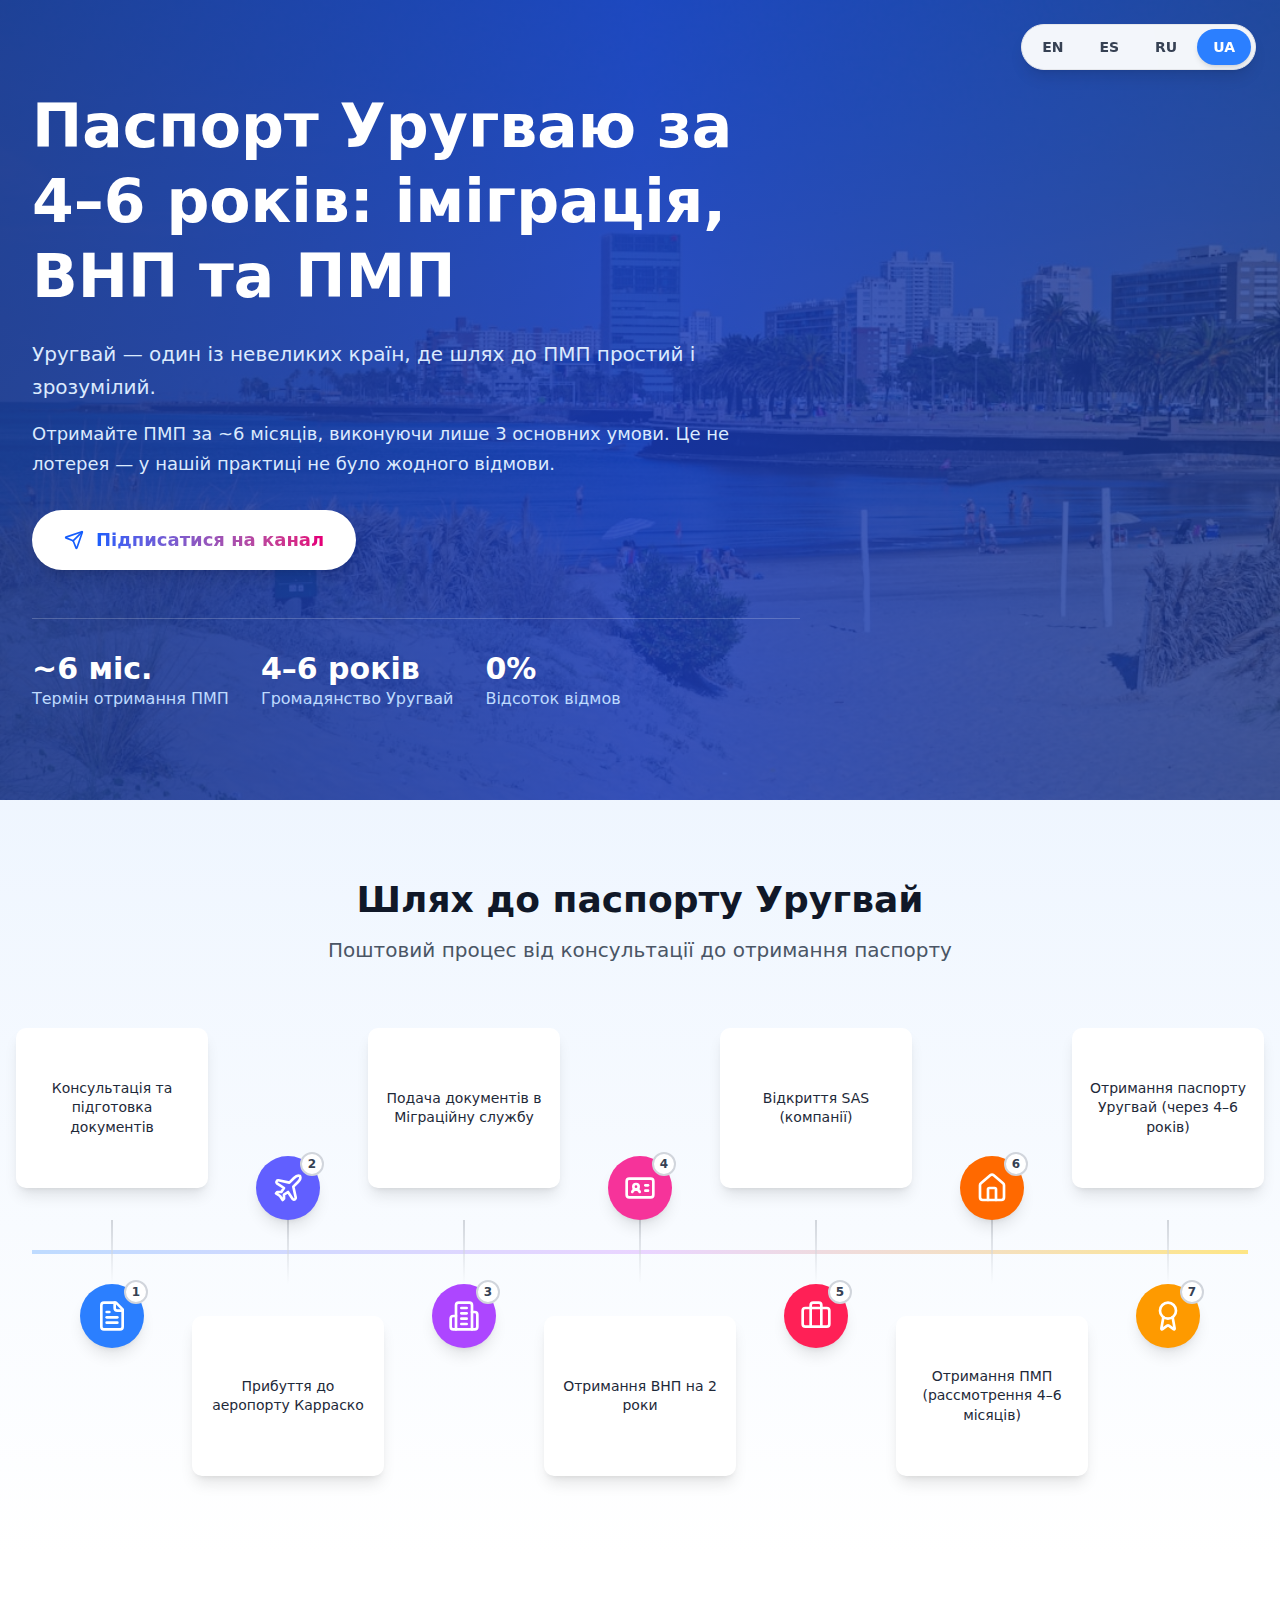
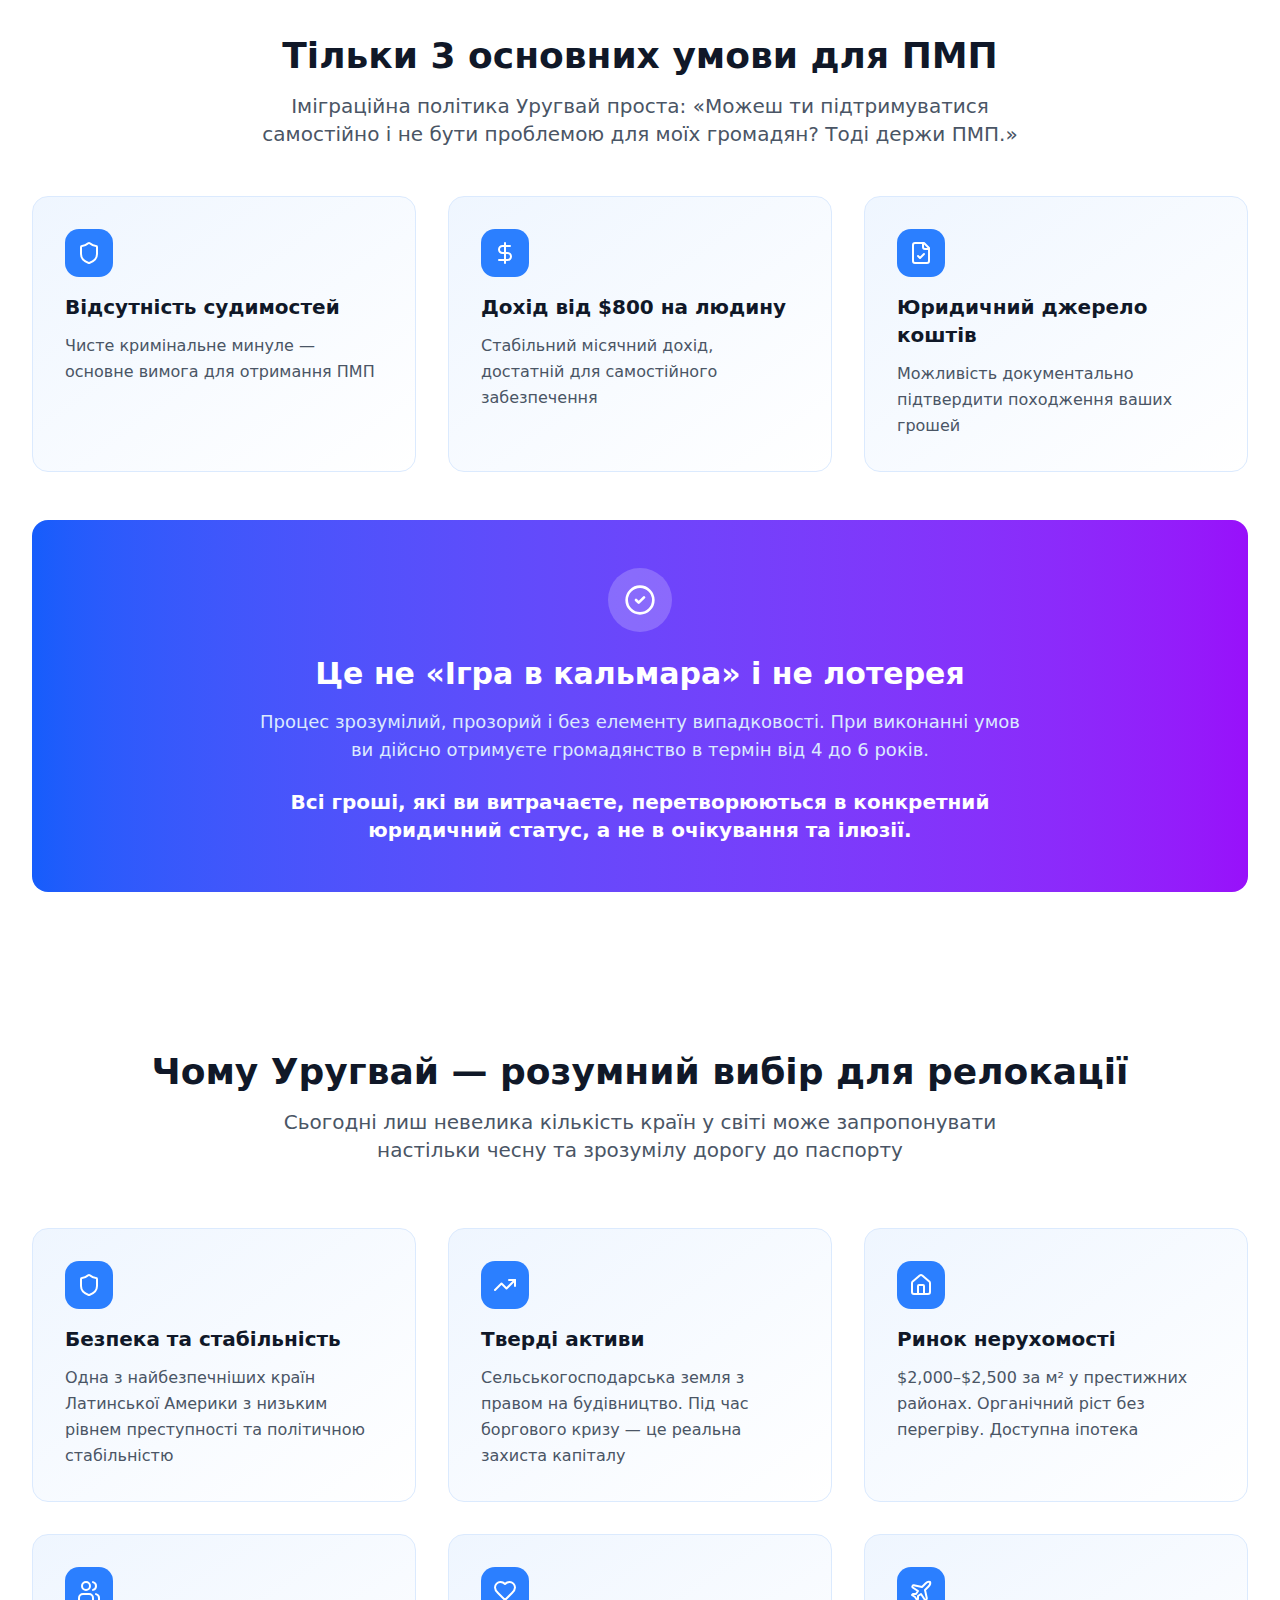
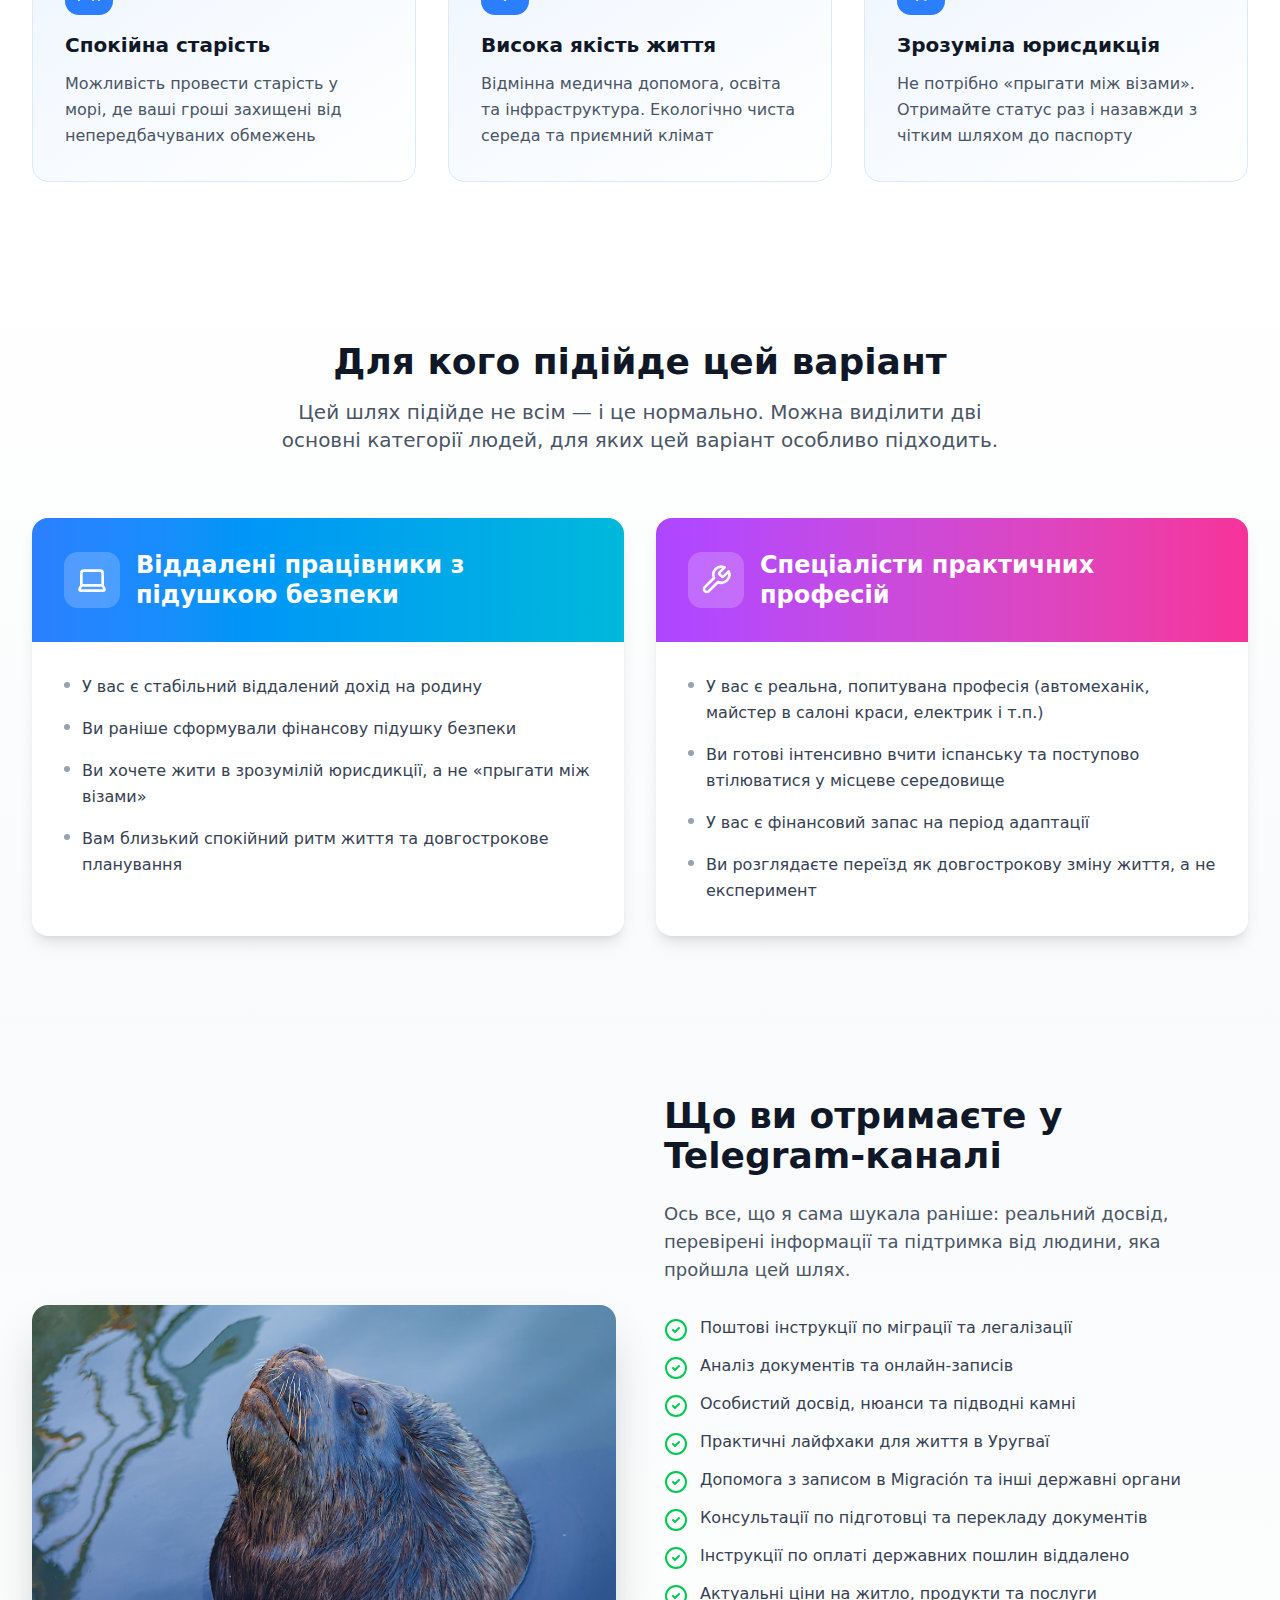
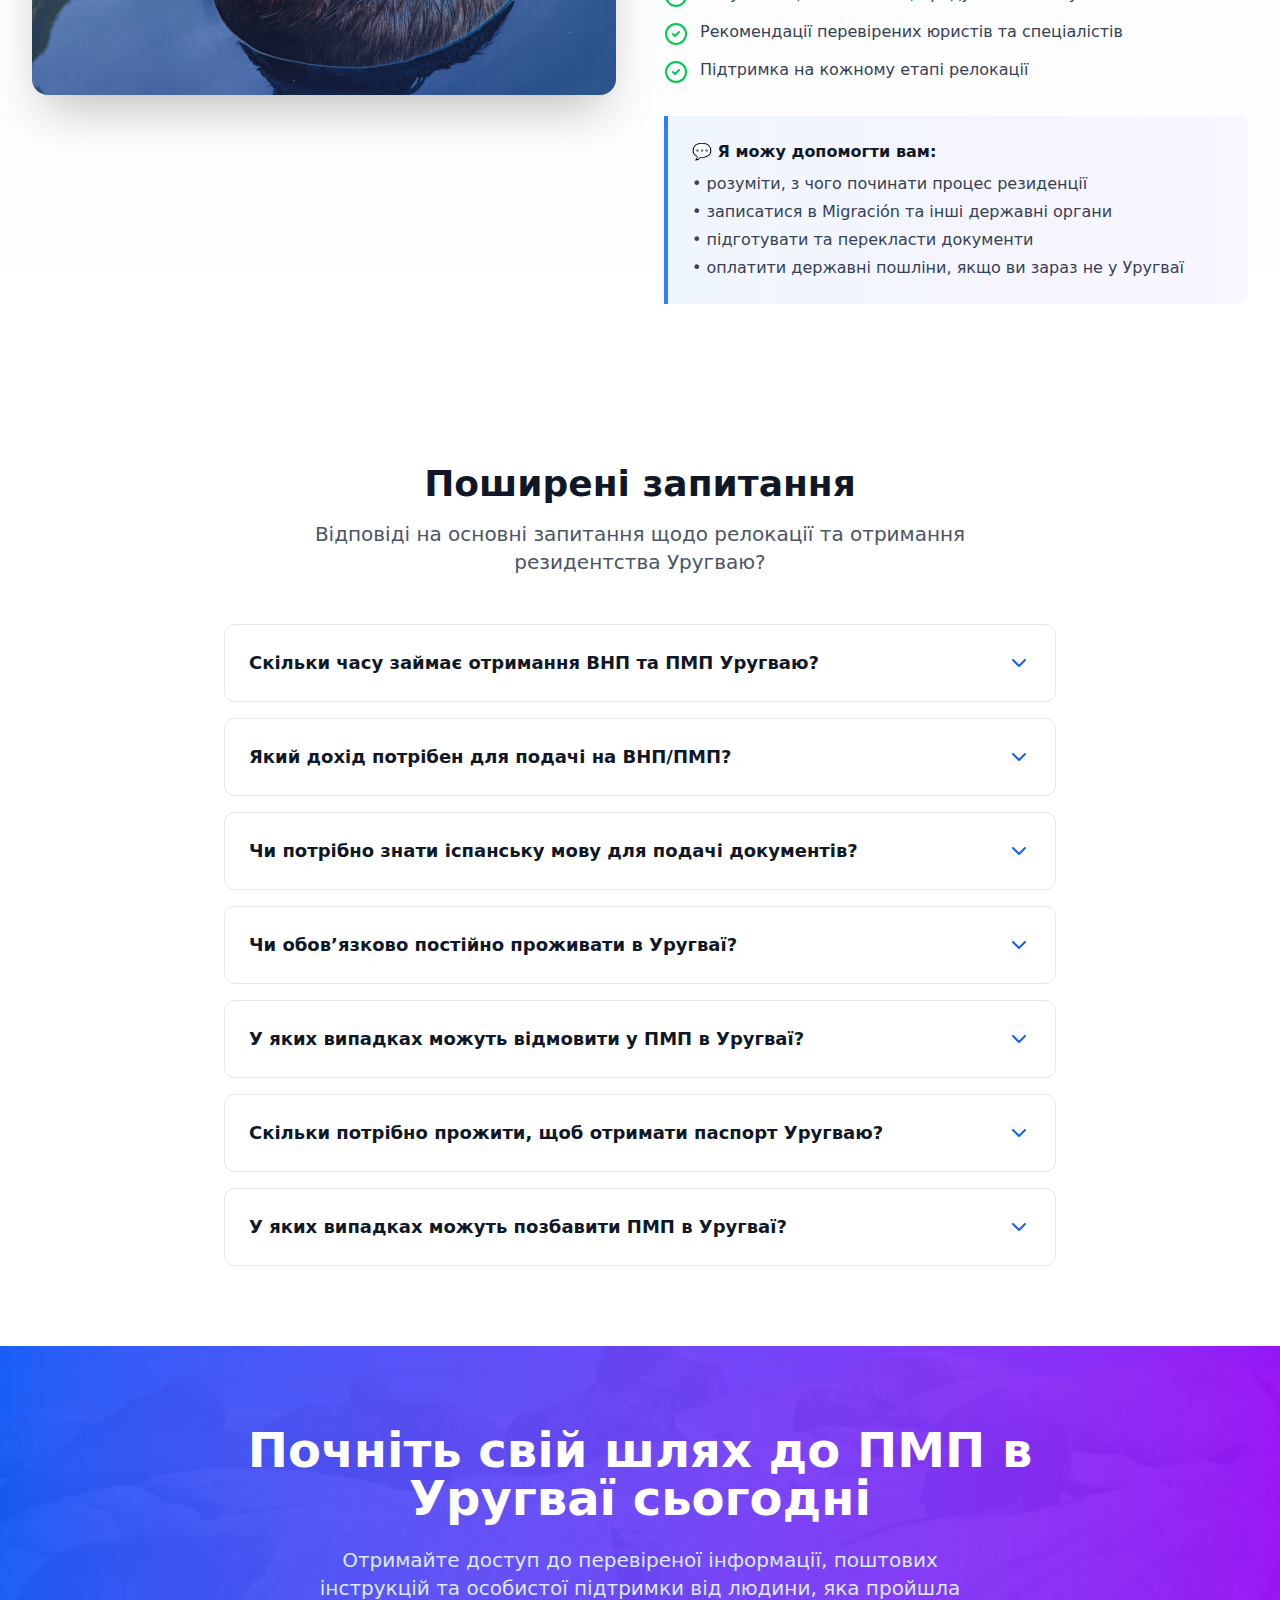
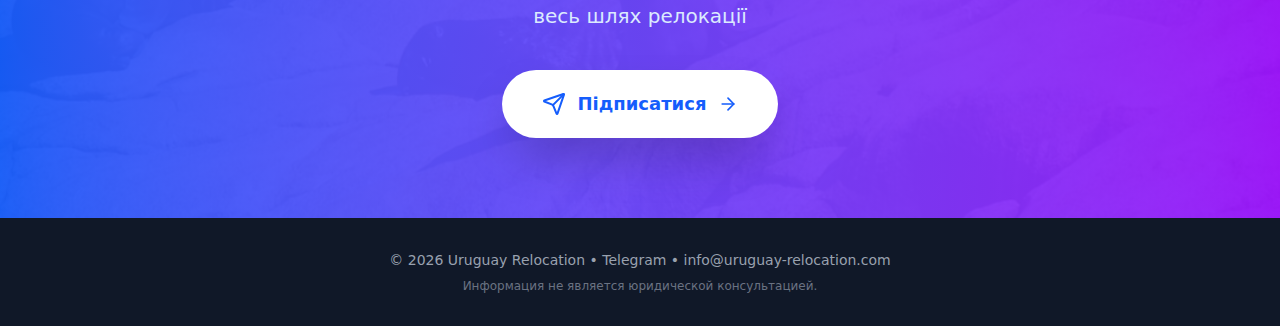
<file: index-ua.html>
<!DOCTYPE html>
<html lang="uk">

<head>
  <!-- Google tag (gtag.js) -->
  <script async src="https://www.googletagmanager.com/gtag/js?id=G-LP026Y0L6K"></script>
  <script>
    window.dataLayer = window.dataLayer || [];
    function gtag() { dataLayer.push(arguments); }
    gtag('js', new Date());

    gtag('config', 'G-LP026Y0L6K');
  </script>

  <meta http-equiv="Content-Type" content="text/html; charset=UTF-8">
  <meta name="viewport" content="width=device-width, initial-scale=1.0">
  <title>Uruguay migration</title>
  <link rel="stylesheet" href="css/styles.css">
  <link rel="alternate" hreflang="ru" href="index.html">
  <link rel="alternate" hreflang="uk" href="index-ua.html">
  <link rel="alternate" hreflang="en" href="index-en.html">
  <link rel="alternate" hreflang="es" href="index-es.html">
</head>

<script>
  document.addEventListener('DOMContentLoaded', () => {
    document.querySelectorAll('.faq-toggle').forEach((btn) => {
      btn.setAttribute('aria-expanded', 'false');

      btn.addEventListener('click', () => {
        const isOpen = btn.getAttribute('aria-expanded') === 'true';

        // закрыть все
        document.querySelectorAll('.faq-toggle').forEach((b) => {
          b.setAttribute('aria-expanded', 'false');
        });

        // открыть текущий
        if (!isOpen) btn.setAttribute('aria-expanded', 'true');
      });
    });
  });
</script>

<body>
  <div id="root">
    <div class="min-h-screen bg-gradient-to-b from-blue-50 to-white">
      <div class="fixed top-6 right-6 z-50">
        <div class="bg-white/95 backdrop-blur-sm rounded-full shadow-lg border border-gray-200">
          <div class="flex items-center gap-1 p-1">

            <a href="index-en.html"
              class="px-4 py-2 rounded-full text-sm font-semibold transition-all duration-200 text-gray-700 hover:bg-gray-100">
              EN
            </a>

            <a href="index-es.html"
              class="px-4 py-2 rounded-full text-sm font-semibold transition-all duration-200 text-gray-700 hover:bg-gray-100">
              ES
            </a>

            <a href="index.html"
              class="px-4 py-2 rounded-full text-sm font-semibold transition-all duration-200 text-gray-700 hover:bg-gray-100">
              RU
            </a>

            <!-- текущий язык -->
            <span
              class="px-4 py-2 rounded-full text-sm font-semibold transition-all duration-200 bg-blue-500 text-white shadow-md pointer-events-none">
              UA
            </span>

          </div>
        </div>
      </div>
      <section class="relative overflow-hidden h-[800px] flex items-center">
        <div class="absolute inset-0"><img src="./files/photo-1768411743698-ad6937c48f93"
            alt="Montevideo Uruguay coastline" class="w-full h-full object-cover">
          <div class="absolute inset-0 bg-gradient-to-r from-blue-900/90 via-blue-800/85 to-blue-900/80"></div>
        </div>
        <div class="relative w-full max-w-7xl mx-auto px-4 sm:px-6 lg:px-8 py-20">
          <div class="max-w-3xl">
            <h1 class="text-4xl sm:text-5xl lg:text-6xl font-bold text-white mb-6 leading-tight">Паспорт Уругваю за 4–6
              років: іміграція, ВНП та ПМП</h1>
            <p class="text-xl text-blue-100 mb-4 leading-relaxed">Уругвай — один із невеликих країн, де шлях до ПМП
              простий і зрозумілий.</p>
            <p class="text-lg text-blue-100 mb-8 leading-relaxed">Отримайте ПМП за ~6 місяців, виконуючи лише 3 основних
              умови. Це не лотерея — у нашій практиці не було жодного відмови.</p><a
              href="https://t.me/latam_ukr_migration" target="_blank" rel="noopener noreferrer"
              class="inline-flex items-center gap-3 bg-white hover:bg-gray-50 px-8 py-4 rounded-full text-lg font-semibold transition-all duration-200 shadow-lg hover:shadow-xl hover:scale-105"><svg
                xmlns="http://www.w3.org/2000/svg" width="24" height="24" viewBox="0 0 24 24" fill="none"
                stroke="currentColor" stroke-width="2" stroke-linecap="round" stroke-linejoin="round"
                class="lucide lucide-send w-5 h-5 text-blue-600">
                <path
                  d="M14.536 21.686a.5.5 0 0 0 .937-.024l6.5-19a.496.496 0 0 0-.635-.635l-19 6.5a.5.5 0 0 0-.024.937l7.93 3.18a2 2 0 0 1 1.112 1.11z">
                </path>
                <path d="m21.854 2.147-10.94 10.939"></path>
              </svg><span class="bg-gradient-to-r from-blue-600 to-pink-600 bg-clip-text text-transparent">Підписатися
                на канал</span></a>
            <div class="flex flex-wrap gap-8 mt-12 pt-8 border-t border-white/20">
              <div>
                <div class="text-3xl font-bold text-white">~6 міс.</div>
                <div class="text-blue-200">Термін отримання ПМП</div>
              </div>
              <div>
                <div class="text-3xl font-bold text-white">4–6 років</div>
                <div class="text-blue-200">Громадянство Уругвай</div>
              </div>
              <div>
                <div class="text-3xl font-bold text-white">0%</div>
                <div class="text-blue-200">Відсоток відмов</div>
              </div>
            </div>
          </div>
        </div>
      </section>
      <section class="py-20 bg-gradient-to-b from-blue-50 to-white overflow-hidden">
        <div class="max-w-7xl mx-auto px-4 sm:px-6 lg:px-8">
          <div class="text-center mb-16" style="opacity: 1; transform: none;">
            <h2 class="text-3xl sm:text-4xl font-bold text-gray-900 mb-4">Шлях до паспорту Уругвай</h2>
            <p class="text-xl text-gray-600 max-w-3xl mx-auto">Поштовий процес від консультації до отримання паспорту
            </p>
          </div>
          <div class="hidden lg:block relative">
            <div
              class="absolute top-1/2 left-0 right-0 h-1 bg-gradient-to-r from-blue-200 via-purple-200 to-amber-200 -translate-y-1/2">
            </div>
            <div class="relative grid grid-cols-7 gap-4">
              <div class="flex flex-col items-center pb-32" style="opacity: 1; transform: none;">
                <div
                  class="order-1 mb-8 bg-white rounded-lg shadow-lg p-4 hover:shadow-xl transition-shadow duration-300">
                  <div class="w-40 h-32 flex items-center justify-center text-center">
                    <p class="text-sm font-medium text-gray-800 leading-snug">Консультація та підготовка документів</p>
                  </div>
                </div>
                <div class="order-2 w-0.5 h-16 bg-gradient-to-b from-gray-300 to-transparent"></div>
                <div class="order-3 relative z-10">
                  <div class="w-16 h-16 bg-blue-500 rounded-full flex items-center justify-center shadow-lg"><svg
                      xmlns="http://www.w3.org/2000/svg" width="24" height="24" viewBox="0 0 24 24" fill="none"
                      stroke="currentColor" stroke-width="2" stroke-linecap="round" stroke-linejoin="round"
                      class="lucide lucide-file-text w-8 h-8 text-white">
                      <path d="M15 2H6a2 2 0 0 0-2 2v16a2 2 0 0 0 2 2h12a2 2 0 0 0 2-2V7Z"></path>
                      <path d="M14 2v4a2 2 0 0 0 2 2h4"></path>
                      <path d="M10 9H8"></path>
                      <path d="M16 13H8"></path>
                      <path d="M16 17H8"></path>
                    </svg></div>
                  <div
                    class="absolute -top-1 -right-1 w-6 h-6 bg-white border-2 border-gray-300 rounded-full flex items-center justify-center text-xs font-bold text-gray-700">
                    1</div>
                </div>
              </div>
              <div class="flex flex-col items-center pt-32" style="opacity: 1; transform: none;">
                <div
                  class="order-2 mt-8 bg-white rounded-lg shadow-lg p-4 hover:shadow-xl transition-shadow duration-300">
                  <div class="w-40 h-32 flex items-center justify-center text-center">
                    <p class="text-sm font-medium text-gray-800 leading-snug">Прибуття до аеропорту Карраско</p>
                  </div>
                </div>
                <div class="order-1 w-0.5 h-16 bg-gradient-to-b from-gray-300 to-transparent"></div>
                <div class="order-0 relative z-10">
                  <div class="w-16 h-16 bg-indigo-500 rounded-full flex items-center justify-center shadow-lg"><svg
                      xmlns="http://www.w3.org/2000/svg" width="24" height="24" viewBox="0 0 24 24" fill="none"
                      stroke="currentColor" stroke-width="2" stroke-linecap="round" stroke-linejoin="round"
                      class="lucide lucide-plane w-8 h-8 text-white">
                      <path
                        d="M17.8 19.2 16 11l3.5-3.5C21 6 21.5 4 21 3c-1-.5-3 0-4.5 1.5L13 8 4.8 6.2c-.5-.1-.9.1-1.1.5l-.3.5c-.2.5-.1 1 .3 1.3L9 12l-2 3H4l-1 1 3 2 2 3 1-1v-3l3-2 3.5 5.3c.3.4.8.5 1.3.3l.5-.2c.4-.3.6-.7.5-1.2z">
                      </path>
                    </svg></div>
                  <div
                    class="absolute -top-1 -right-1 w-6 h-6 bg-white border-2 border-gray-300 rounded-full flex items-center justify-center text-xs font-bold text-gray-700">
                    2</div>
                </div>
              </div>
              <div class="flex flex-col items-center pb-32" style="opacity: 1; transform: none;">
                <div
                  class="order-1 mb-8 bg-white rounded-lg shadow-lg p-4 hover:shadow-xl transition-shadow duration-300">
                  <div class="w-40 h-32 flex items-center justify-center text-center">
                    <p class="text-sm font-medium text-gray-800 leading-snug">Подача документів в Міграційну службу</p>
                  </div>
                </div>
                <div class="order-2 w-0.5 h-16 bg-gradient-to-b from-gray-300 to-transparent"></div>
                <div class="order-3 relative z-10">
                  <div class="w-16 h-16 bg-purple-500 rounded-full flex items-center justify-center shadow-lg"><svg
                      xmlns="http://www.w3.org/2000/svg" width="24" height="24" viewBox="0 0 24 24" fill="none"
                      stroke="currentColor" stroke-width="2" stroke-linecap="round" stroke-linejoin="round"
                      class="lucide lucide-building2 lucide-building-2 w-8 h-8 text-white">
                      <path d="M6 22V4a2 2 0 0 1 2-2h8a2 2 0 0 1 2 2v18Z"></path>
                      <path d="M6 12H4a2 2 0 0 0-2 2v6a2 2 0 0 0 2 2h2"></path>
                      <path d="M18 9h2a2 2 0 0 1 2 2v9a2 2 0 0 1-2 2h-2"></path>
                      <path d="M10 6h4"></path>
                      <path d="M10 10h4"></path>
                      <path d="M10 14h4"></path>
                      <path d="M10 18h4"></path>
                    </svg></div>
                  <div
                    class="absolute -top-1 -right-1 w-6 h-6 bg-white border-2 border-gray-300 rounded-full flex items-center justify-center text-xs font-bold text-gray-700">
                    3</div>
                </div>
              </div>
              <div class="flex flex-col items-center pt-32" style="opacity: 1; transform: none;">
                <div
                  class="order-2 mt-8 bg-white rounded-lg shadow-lg p-4 hover:shadow-xl transition-shadow duration-300">
                  <div class="w-40 h-32 flex items-center justify-center text-center">
                    <p class="text-sm font-medium text-gray-800 leading-snug">Отримання ВНП на 2 роки</p>
                  </div>
                </div>
                <div class="order-1 w-0.5 h-16 bg-gradient-to-b from-gray-300 to-transparent"></div>
                <div class="order-0 relative z-10">
                  <div class="w-16 h-16 bg-pink-500 rounded-full flex items-center justify-center shadow-lg"><svg
                      xmlns="http://www.w3.org/2000/svg" width="24" height="24" viewBox="0 0 24 24" fill="none"
                      stroke="currentColor" stroke-width="2" stroke-linecap="round" stroke-linejoin="round"
                      class="lucide lucide-id-card w-8 h-8 text-white">
                      <path d="M16 10h2"></path>
                      <path d="M16 14h2"></path>
                      <path d="M6.17 15a3 3 0 0 1 5.66 0"></path>
                      <circle cx="9" cy="11" r="2"></circle>
                      <rect x="2" y="5" width="20" height="14" rx="2"></rect>
                    </svg></div>
                  <div
                    class="absolute -top-1 -right-1 w-6 h-6 bg-white border-2 border-gray-300 rounded-full flex items-center justify-center text-xs font-bold text-gray-700">
                    4</div>
                </div>
              </div>
              <div class="flex flex-col items-center pb-32" style="opacity: 1; transform: none;">
                <div
                  class="order-1 mb-8 bg-white rounded-lg shadow-lg p-4 hover:shadow-xl transition-shadow duration-300">
                  <div class="w-40 h-32 flex items-center justify-center text-center">
                    <p class="text-sm font-medium text-gray-800 leading-snug">Відкриття SAS (компанії)</p>
                  </div>
                </div>
                <div class="order-2 w-0.5 h-16 bg-gradient-to-b from-gray-300 to-transparent"></div>
                <div class="order-3 relative z-10">
                  <div class="w-16 h-16 bg-rose-500 rounded-full flex items-center justify-center shadow-lg"><svg
                      xmlns="http://www.w3.org/2000/svg" width="24" height="24" viewBox="0 0 24 24" fill="none"
                      stroke="currentColor" stroke-width="2" stroke-linecap="round" stroke-linejoin="round"
                      class="lucide lucide-briefcase w-8 h-8 text-white">
                      <path d="M16 20V4a2 2 0 0 0-2-2h-4a2 2 0 0 0-2 2v16"></path>
                      <rect width="20" height="14" x="2" y="6" rx="2"></rect>
                    </svg></div>
                  <div
                    class="absolute -top-1 -right-1 w-6 h-6 bg-white border-2 border-gray-300 rounded-full flex items-center justify-center text-xs font-bold text-gray-700">
                    5</div>
                </div>
              </div>
              <div class="flex flex-col items-center pt-32" style="opacity: 1; transform: none;">
                <div
                  class="order-2 mt-8 bg-white rounded-lg shadow-lg p-4 hover:shadow-xl transition-shadow duration-300">
                  <div class="w-40 h-32 flex items-center justify-center text-center">
                    <p class="text-sm font-medium text-gray-800 leading-snug">Отримання ПМП (рассмотрення 4–6 місяців)
                    </p>
                  </div>
                </div>
                <div class="order-1 w-0.5 h-16 bg-gradient-to-b from-gray-300 to-transparent"></div>
                <div class="order-0 relative z-10">
                  <div class="w-16 h-16 bg-orange-500 rounded-full flex items-center justify-center shadow-lg"><svg
                      xmlns="http://www.w3.org/2000/svg" width="24" height="24" viewBox="0 0 24 24" fill="none"
                      stroke="currentColor" stroke-width="2" stroke-linecap="round" stroke-linejoin="round"
                      class="lucide lucide-house w-8 h-8 text-white">
                      <path d="M15 21v-8a1 1 0 0 0-1-1h-4a1 1 0 0 0-1 1v8"></path>
                      <path
                        d="M3 10a2 2 0 0 1 .709-1.528l7-5.999a2 2 0 0 1 2.582 0l7 5.999A2 2 0 0 1 21 10v9a2 2 0 0 1-2 2H5a2 2 0 0 1-2-2z">
                      </path>
                    </svg></div>
                  <div
                    class="absolute -top-1 -right-1 w-6 h-6 bg-white border-2 border-gray-300 rounded-full flex items-center justify-center text-xs font-bold text-gray-700">
                    6</div>
                </div>
              </div>
              <div class="flex flex-col items-center pb-32" style="opacity: 1; transform: none;">
                <div
                  class="order-1 mb-8 bg-white rounded-lg shadow-lg p-4 hover:shadow-xl transition-shadow duration-300">
                  <div class="w-40 h-32 flex items-center justify-center text-center">
                    <p class="text-sm font-medium text-gray-800 leading-snug">Отримання паспорту Уругвай (через 4–6
                      років)</p>
                  </div>
                </div>
                <div class="order-2 w-0.5 h-16 bg-gradient-to-b from-gray-300 to-transparent"></div>
                <div class="order-3 relative z-10">
                  <div class="w-16 h-16 bg-amber-500 rounded-full flex items-center justify-center shadow-lg"><svg
                      xmlns="http://www.w3.org/2000/svg" width="24" height="24" viewBox="0 0 24 24" fill="none"
                      stroke="currentColor" stroke-width="2" stroke-linecap="round" stroke-linejoin="round"
                      class="lucide lucide-award w-8 h-8 text-white">
                      <path
                        d="m15.477 12.89 1.515 8.526a.5.5 0 0 1-.81.47l-3.58-2.687a1 1 0 0 0-1.197 0l-3.586 2.686a.5.5 0 0 1-.81-.469l1.514-8.526">
                      </path>
                      <circle cx="12" cy="8" r="6"></circle>
                    </svg></div>
                  <div
                    class="absolute -top-1 -right-1 w-6 h-6 bg-white border-2 border-gray-300 rounded-full flex items-center justify-center text-xs font-bold text-gray-700">
                    7</div>
                </div>
              </div>
            </div>
          </div>
          <div class="lg:hidden space-y-8">
            <div class="flex items-start gap-4" style="opacity: 1; transform: none;">
              <div class="relative flex-shrink-0">
                <div class="w-14 h-14 bg-blue-500 rounded-full flex items-center justify-center shadow-lg"><svg
                    xmlns="http://www.w3.org/2000/svg" width="24" height="24" viewBox="0 0 24 24" fill="none"
                    stroke="currentColor" stroke-width="2" stroke-linecap="round" stroke-linejoin="round"
                    class="lucide lucide-file-text w-7 h-7 text-white">
                    <path d="M15 2H6a2 2 0 0 0-2 2v16a2 2 0 0 0 2 2h12a2 2 0 0 0 2-2V7Z"></path>
                    <path d="M14 2v4a2 2 0 0 0 2 2h4"></path>
                    <path d="M10 9H8"></path>
                    <path d="M16 13H8"></path>
                    <path d="M16 17H8"></path>
                  </svg></div>
                <div
                  class="absolute -top-1 -right-1 w-5 h-5 bg-white border-2 border-gray-300 rounded-full flex items-center justify-center text-xs font-bold text-gray-700">
                  1</div>
                <div
                  class="absolute top-14 left-1/2 w-0.5 h-8 bg-gradient-to-b from-gray-300 to-transparent -translate-x-1/2">
                </div>
              </div>
              <div class="flex-1 bg-white rounded-lg shadow-md p-5 hover:shadow-lg transition-shadow duration-300">
                <p class="text-base font-medium text-gray-800 leading-relaxed">Консультація та підготовка документів</p>
              </div>
            </div>
            <div class="flex items-start gap-4" style="opacity: 1; transform: none;">
              <div class="relative flex-shrink-0">
                <div class="w-14 h-14 bg-indigo-500 rounded-full flex items-center justify-center shadow-lg"><svg
                    xmlns="http://www.w3.org/2000/svg" width="24" height="24" viewBox="0 0 24 24" fill="none"
                    stroke="currentColor" stroke-width="2" stroke-linecap="round" stroke-linejoin="round"
                    class="lucide lucide-plane w-7 h-7 text-white">
                    <path
                      d="M17.8 19.2 16 11l3.5-3.5C21 6 21.5 4 21 3c-1-.5-3 0-4.5 1.5L13 8 4.8 6.2c-.5-.1-.9.1-1.1.5l-.3.5c-.2.5-.1 1 .3 1.3L9 12l-2 3H4l-1 1 3 2 2 3 1-1v-3l3-2 3.5 5.3c.3.4.8.5 1.3.3l.5-.2c.4-.3.6-.7.5-1.2z">
                    </path>
                  </svg></div>
                <div
                  class="absolute -top-1 -right-1 w-5 h-5 bg-white border-2 border-gray-300 rounded-full flex items-center justify-center text-xs font-bold text-gray-700">
                  2</div>
                <div
                  class="absolute top-14 left-1/2 w-0.5 h-8 bg-gradient-to-b from-gray-300 to-transparent -translate-x-1/2">
                </div>
              </div>
              <div class="flex-1 bg-white rounded-lg shadow-md p-5 hover:shadow-lg transition-shadow duration-300">
                <p class="text-base font-medium text-gray-800 leading-relaxed">Прибуття до аеропорту Карраско</p>
              </div>
            </div>
            <div class="flex items-start gap-4" style="opacity: 1; transform: none;">
              <div class="relative flex-shrink-0">
                <div class="w-14 h-14 bg-purple-500 rounded-full flex items-center justify-center shadow-lg"><svg
                    xmlns="http://www.w3.org/2000/svg" width="24" height="24" viewBox="0 0 24 24" fill="none"
                    stroke="currentColor" stroke-width="2" stroke-linecap="round" stroke-linejoin="round"
                    class="lucide lucide-building2 lucide-building-2 w-7 h-7 text-white">
                    <path d="M6 22V4a2 2 0 0 1 2-2h8a2 2 0 0 1 2 2v18Z"></path>
                    <path d="M6 12H4a2 2 0 0 0-2 2v6a2 2 0 0 0 2 2h2"></path>
                    <path d="M18 9h2a2 2 0 0 1 2 2v9a2 2 0 0 1-2 2h-2"></path>
                    <path d="M10 6h4"></path>
                    <path d="M10 10h4"></path>
                    <path d="M10 14h4"></path>
                    <path d="M10 18h4"></path>
                  </svg></div>
                <div
                  class="absolute -top-1 -right-1 w-5 h-5 bg-white border-2 border-gray-300 rounded-full flex items-center justify-center text-xs font-bold text-gray-700">
                  3</div>
                <div
                  class="absolute top-14 left-1/2 w-0.5 h-8 bg-gradient-to-b from-gray-300 to-transparent -translate-x-1/2">
                </div>
              </div>
              <div class="flex-1 bg-white rounded-lg shadow-md p-5 hover:shadow-lg transition-shadow duration-300">
                <p class="text-base font-medium text-gray-800 leading-relaxed">Подача документів в Міграційну службу</p>
              </div>
            </div>
            <div class="flex items-start gap-4" style="opacity: 1; transform: none;">
              <div class="relative flex-shrink-0">
                <div class="w-14 h-14 bg-pink-500 rounded-full flex items-center justify-center shadow-lg"><svg
                    xmlns="http://www.w3.org/2000/svg" width="24" height="24" viewBox="0 0 24 24" fill="none"
                    stroke="currentColor" stroke-width="2" stroke-linecap="round" stroke-linejoin="round"
                    class="lucide lucide-id-card w-7 h-7 text-white">
                    <path d="M16 10h2"></path>
                    <path d="M16 14h2"></path>
                    <path d="M6.17 15a3 3 0 0 1 5.66 0"></path>
                    <circle cx="9" cy="11" r="2"></circle>
                    <rect x="2" y="5" width="20" height="14" rx="2"></rect>
                  </svg></div>
                <div
                  class="absolute -top-1 -right-1 w-5 h-5 bg-white border-2 border-gray-300 rounded-full flex items-center justify-center text-xs font-bold text-gray-700">
                  4</div>
                <div
                  class="absolute top-14 left-1/2 w-0.5 h-8 bg-gradient-to-b from-gray-300 to-transparent -translate-x-1/2">
                </div>
              </div>
              <div class="flex-1 bg-white rounded-lg shadow-md p-5 hover:shadow-lg transition-shadow duration-300">
                <p class="text-base font-medium text-gray-800 leading-relaxed">Отримання ВНП на 2 роки</p>
              </div>
            </div>
            <div class="flex items-start gap-4" style="opacity: 1; transform: none;">
              <div class="relative flex-shrink-0">
                <div class="w-14 h-14 bg-rose-500 rounded-full flex items-center justify-center shadow-lg"><svg
                    xmlns="http://www.w3.org/2000/svg" width="24" height="24" viewBox="0 0 24 24" fill="none"
                    stroke="currentColor" stroke-width="2" stroke-linecap="round" stroke-linejoin="round"
                    class="lucide lucide-briefcase w-7 h-7 text-white">
                    <path d="M16 20V4a2 2 0 0 0-2-2h-4a2 2 0 0 0-2 2v16"></path>
                    <rect width="20" height="14" x="2" y="6" rx="2"></rect>
                  </svg></div>
                <div
                  class="absolute -top-1 -right-1 w-5 h-5 bg-white border-2 border-gray-300 rounded-full flex items-center justify-center text-xs font-bold text-gray-700">
                  5</div>
                <div
                  class="absolute top-14 left-1/2 w-0.5 h-8 bg-gradient-to-b from-gray-300 to-transparent -translate-x-1/2">
                </div>
              </div>
              <div class="flex-1 bg-white rounded-lg shadow-md p-5 hover:shadow-lg transition-shadow duration-300">
                <p class="text-base font-medium text-gray-800 leading-relaxed">Відкриття SAS (компанії)</p>
              </div>
            </div>
            <div class="flex items-start gap-4" style="opacity: 1; transform: none;">
              <div class="relative flex-shrink-0">
                <div class="w-14 h-14 bg-orange-500 rounded-full flex items-center justify-center shadow-lg"><svg
                    xmlns="http://www.w3.org/2000/svg" width="24" height="24" viewBox="0 0 24 24" fill="none"
                    stroke="currentColor" stroke-width="2" stroke-linecap="round" stroke-linejoin="round"
                    class="lucide lucide-house w-7 h-7 text-white">
                    <path d="M15 21v-8a1 1 0 0 0-1-1h-4a1 1 0 0 0-1 1v8"></path>
                    <path
                      d="M3 10a2 2 0 0 1 .709-1.528l7-5.999a2 2 0 0 1 2.582 0l7 5.999A2 2 0 0 1 21 10v9a2 2 0 0 1-2 2H5a2 2 0 0 1-2-2z">
                    </path>
                  </svg></div>
                <div
                  class="absolute -top-1 -right-1 w-5 h-5 bg-white border-2 border-gray-300 rounded-full flex items-center justify-center text-xs font-bold text-gray-700">
                  6</div>
                <div
                  class="absolute top-14 left-1/2 w-0.5 h-8 bg-gradient-to-b from-gray-300 to-transparent -translate-x-1/2">
                </div>
              </div>
              <div class="flex-1 bg-white rounded-lg shadow-md p-5 hover:shadow-lg transition-shadow duration-300">
                <p class="text-base font-medium text-gray-800 leading-relaxed">Отримання ПМП (рассмотрення 4–6 місяців)
                </p>
              </div>
            </div>
            <div class="flex items-start gap-4" style="opacity: 1; transform: none;">
              <div class="relative flex-shrink-0">
                <div class="w-14 h-14 bg-amber-500 rounded-full flex items-center justify-center shadow-lg"><svg
                    xmlns="http://www.w3.org/2000/svg" width="24" height="24" viewBox="0 0 24 24" fill="none"
                    stroke="currentColor" stroke-width="2" stroke-linecap="round" stroke-linejoin="round"
                    class="lucide lucide-award w-7 h-7 text-white">
                    <path
                      d="m15.477 12.89 1.515 8.526a.5.5 0 0 1-.81.47l-3.58-2.687a1 1 0 0 0-1.197 0l-3.586 2.686a.5.5 0 0 1-.81-.469l1.514-8.526">
                    </path>
                    <circle cx="12" cy="8" r="6"></circle>
                  </svg></div>
                <div
                  class="absolute -top-1 -right-1 w-5 h-5 bg-white border-2 border-gray-300 rounded-full flex items-center justify-center text-xs font-bold text-gray-700">
                  7</div>
              </div>
              <div class="flex-1 bg-white rounded-lg shadow-md p-5 hover:shadow-lg transition-shadow duration-300">
                <p class="text-base font-medium text-gray-800 leading-relaxed">Отримання паспорту Уругвай (через 4–6
                  років)</p>
              </div>
            </div>
          </div>
        </div>
      </section>
      <section class="py-20 bg-white">
        <div class="max-w-7xl mx-auto px-4 sm:px-6 lg:px-8">
          <div class="text-center mb-12">
            <h2 class="text-3xl sm:text-4xl font-bold text-gray-900 mb-4">Тільки 3 основних умови для ПМП</h2>
            <p class="text-xl text-gray-600 max-w-3xl mx-auto">Іміграційна політика Уругвай проста: «Можеш ти
              підтримуватися самостійно і не бути проблемою для моїх громадян? Тоді держи ПМП.»</p>
          </div>
          <div class="grid grid-cols-1 md:grid-cols-3 gap-8 mb-12">
            <div
              class="bg-gradient-to-br from-blue-50 to-white p-8 rounded-2xl border border-blue-100 hover:shadow-lg transition-shadow duration-300">
              <div class="w-12 h-12 bg-blue-500 rounded-xl flex items-center justify-center mb-4"><svg
                  xmlns="http://www.w3.org/2000/svg" width="24" height="24" viewBox="0 0 24 24" fill="none"
                  stroke="currentColor" stroke-width="2" stroke-linecap="round" stroke-linejoin="round"
                  class="lucide lucide-shield w-6 h-6 text-white">
                  <path
                    d="M20 13c0 5-3.5 7.5-7.66 8.95a1 1 0 0 1-.67-.01C7.5 20.5 4 18 4 13V6a1 1 0 0 1 1-1c2 0 4.5-1.2 6.24-2.72a1.17 1.17 0 0 1 1.52 0C14.51 3.81 17 5 19 5a1 1 0 0 1 1 1z">
                  </path>
                </svg></div>
              <h3 class="text-xl font-semibold text-gray-900 mb-3">Відсутність судимостей</h3>
              <p class="text-gray-600 leading-relaxed">Чисте кримінальне минуле — основне вимога для отримання ПМП</p>
            </div>
            <div
              class="bg-gradient-to-br from-blue-50 to-white p-8 rounded-2xl border border-blue-100 hover:shadow-lg transition-shadow duration-300">
              <div class="w-12 h-12 bg-blue-500 rounded-xl flex items-center justify-center mb-4"><svg
                  xmlns="http://www.w3.org/2000/svg" width="24" height="24" viewBox="0 0 24 24" fill="none"
                  stroke="currentColor" stroke-width="2" stroke-linecap="round" stroke-linejoin="round"
                  class="lucide lucide-dollar-sign w-6 h-6 text-white">
                  <line x1="12" x2="12" y1="2" y2="22"></line>
                  <path d="M17 5H9.5a3.5 3.5 0 0 0 0 7h5a3.5 3.5 0 0 1 0 7H6"></path>
                </svg></div>
              <h3 class="text-xl font-semibold text-gray-900 mb-3">Дохід від $800 на людину</h3>
              <p class="text-gray-600 leading-relaxed">Стабільний місячний дохід, достатній для самостійного
                забезпечення</p>
            </div>
            <div
              class="bg-gradient-to-br from-blue-50 to-white p-8 rounded-2xl border border-blue-100 hover:shadow-lg transition-shadow duration-300">
              <div class="w-12 h-12 bg-blue-500 rounded-xl flex items-center justify-center mb-4"><svg
                  xmlns="http://www.w3.org/2000/svg" width="24" height="24" viewBox="0 0 24 24" fill="none"
                  stroke="currentColor" stroke-width="2" stroke-linecap="round" stroke-linejoin="round"
                  class="lucide lucide-file-check w-6 h-6 text-white">
                  <path d="M15 2H6a2 2 0 0 0-2 2v16a2 2 0 0 0 2 2h12a2 2 0 0 0 2-2V7Z"></path>
                  <path d="M14 2v4a2 2 0 0 0 2 2h4"></path>
                  <path d="m9 15 2 2 4-4"></path>
                </svg></div>
              <h3 class="text-xl font-semibold text-gray-900 mb-3">Юридичний джерело коштів</h3>
              <p class="text-gray-600 leading-relaxed">Можливість документально підтвердити походження ваших грошей</p>
            </div>
          </div>
          <div class="bg-gradient-to-r from-blue-600 to-purple-600 rounded-2xl p-8 md:p-12 text-white">
            <div class="max-w-3xl mx-auto text-center">
              <div class="inline-flex items-center justify-center w-16 h-16 bg-white/20 rounded-full mb-6"><svg
                  xmlns="http://www.w3.org/2000/svg" width="24" height="24" viewBox="0 0 24 24" fill="none"
                  stroke="currentColor" stroke-width="2" stroke-linecap="round" stroke-linejoin="round"
                  class="lucide lucide-circle-check w-8 h-8">
                  <circle cx="12" cy="12" r="10"></circle>
                  <path d="m9 12 2 2 4-4"></path>
                </svg></div>
              <h3 class="text-2xl sm:text-3xl font-bold mb-4">Це не «Ігра в кальмара» і не лотерея</h3>
              <p class="text-lg text-blue-100 mb-6">Процес зрозумілий, прозорий і без елементу випадковості. При
                виконанні умов ви дійсно отримуєте громадянство в термін від 4 до 6 років.</p>
              <p class="text-xl font-semibold">Всі гроші, які ви витрачаєте, перетворюються в конкретний юридичний
                статус, а не в очікування та ілюзії.</p>
            </div>
          </div>
        </div>
      </section>
      <section class="py-20 bg-white">
        <div class="max-w-7xl mx-auto px-4 sm:px-6 lg:px-8">
          <div class="text-center mb-16">
            <h2 class="text-3xl sm:text-4xl font-bold text-gray-900 mb-4">Чому Уругвай — розумний вибір для релокації
            </h2>
            <p class="text-xl text-gray-600 max-w-3xl mx-auto">Сьогодні лиш невелика кількість країн у світі може
              запропонувати настільки чесну та зрозумілу дорогу до паспорту</p>
          </div>
          <div class="grid grid-cols-1 md:grid-cols-2 lg:grid-cols-3 gap-8">
            <div
              class="bg-gradient-to-br from-blue-50 to-white p-8 rounded-2xl border border-blue-100 hover:shadow-lg transition-shadow duration-300">
              <div class="w-12 h-12 bg-blue-500 rounded-xl flex items-center justify-center mb-4"><svg
                  xmlns="http://www.w3.org/2000/svg" width="24" height="24" viewBox="0 0 24 24" fill="none"
                  stroke="currentColor" stroke-width="2" stroke-linecap="round" stroke-linejoin="round"
                  class="lucide lucide-shield w-6 h-6 text-white">
                  <path
                    d="M20 13c0 5-3.5 7.5-7.66 8.95a1 1 0 0 1-.67-.01C7.5 20.5 4 18 4 13V6a1 1 0 0 1 1-1c2 0 4.5-1.2 6.24-2.72a1.17 1.17 0 0 1 1.52 0C14.51 3.81 17 5 19 5a1 1 0 0 1 1 1z">
                  </path>
                </svg></div>
              <h3 class="text-xl font-semibold text-gray-900 mb-3">Безпека та стабільність</h3>
              <p class="text-gray-600 leading-relaxed">Одна з найбезпечніших країн Латинської Америки з низьким рівнем
                преступності та політичною стабільністю</p>
            </div>
            <div
              class="bg-gradient-to-br from-blue-50 to-white p-8 rounded-2xl border border-blue-100 hover:shadow-lg transition-shadow duration-300">
              <div class="w-12 h-12 bg-blue-500 rounded-xl flex items-center justify-center mb-4"><svg
                  xmlns="http://www.w3.org/2000/svg" width="24" height="24" viewBox="0 0 24 24" fill="none"
                  stroke="currentColor" stroke-width="2" stroke-linecap="round" stroke-linejoin="round"
                  class="lucide lucide-trending-up w-6 h-6 text-white">
                  <polyline points="22 7 13.5 15.5 8.5 10.5 2 17"></polyline>
                  <polyline points="16 7 22 7 22 13"></polyline>
                </svg></div>
              <h3 class="text-xl font-semibold text-gray-900 mb-3">Тверді активи</h3>
              <p class="text-gray-600 leading-relaxed">Сельськогосподарська земля з правом на будівництво. Під час
                боргового кризу — це реальна захиста капіталу</p>
            </div>
            <div
              class="bg-gradient-to-br from-blue-50 to-white p-8 rounded-2xl border border-blue-100 hover:shadow-lg transition-shadow duration-300">
              <div class="w-12 h-12 bg-blue-500 rounded-xl flex items-center justify-center mb-4"><svg
                  xmlns="http://www.w3.org/2000/svg" width="24" height="24" viewBox="0 0 24 24" fill="none"
                  stroke="currentColor" stroke-width="2" stroke-linecap="round" stroke-linejoin="round"
                  class="lucide lucide-house w-6 h-6 text-white">
                  <path d="M15 21v-8a1 1 0 0 0-1-1h-4a1 1 0 0 0-1 1v8"></path>
                  <path
                    d="M3 10a2 2 0 0 1 .709-1.528l7-5.999a2 2 0 0 1 2.582 0l7 5.999A2 2 0 0 1 21 10v9a2 2 0 0 1-2 2H5a2 2 0 0 1-2-2z">
                  </path>
                </svg></div>
              <h3 class="text-xl font-semibold text-gray-900 mb-3">Ринок нерухомості</h3>
              <p class="text-gray-600 leading-relaxed">$2,000–$2,500 за м² у престижних районах. Органічний ріст без
                перегріву. Доступна іпотека</p>
            </div>
            <div
              class="bg-gradient-to-br from-blue-50 to-white p-8 rounded-2xl border border-blue-100 hover:shadow-lg transition-shadow duration-300">
              <div class="w-12 h-12 bg-blue-500 rounded-xl flex items-center justify-center mb-4"><svg
                  xmlns="http://www.w3.org/2000/svg" width="24" height="24" viewBox="0 0 24 24" fill="none"
                  stroke="currentColor" stroke-width="2" stroke-linecap="round" stroke-linejoin="round"
                  class="lucide lucide-users w-6 h-6 text-white">
                  <path d="M16 21v-2a4 4 0 0 0-4-4H6a4 4 0 0 0-4 4v2"></path>
                  <circle cx="9" cy="7" r="4"></circle>
                  <path d="M22 21v-2a4 4 0 0 0-3-3.87"></path>
                  <path d="M16 3.13a4 4 0 0 1 0 7.75"></path>
                </svg></div>
              <h3 class="text-xl font-semibold text-gray-900 mb-3">Спокійна старість</h3>
              <p class="text-gray-600 leading-relaxed">Можливість провести старість у морі, де ваші гроші захищені від
                непередбачуваних обмежень</p>
            </div>
            <div
              class="bg-gradient-to-br from-blue-50 to-white p-8 rounded-2xl border border-blue-100 hover:shadow-lg transition-shadow duration-300">
              <div class="w-12 h-12 bg-blue-500 rounded-xl flex items-center justify-center mb-4"><svg
                  xmlns="http://www.w3.org/2000/svg" width="24" height="24" viewBox="0 0 24 24" fill="none"
                  stroke="currentColor" stroke-width="2" stroke-linecap="round" stroke-linejoin="round"
                  class="lucide lucide-heart w-6 h-6 text-white">
                  <path
                    d="M19 14c1.49-1.46 3-3.21 3-5.5A5.5 5.5 0 0 0 16.5 3c-1.76 0-3 .5-4.5 2-1.5-1.5-2.74-2-4.5-2A5.5 5.5 0 0 0 2 8.5c0 2.3 1.5 4.05 3 5.5l7 7Z">
                  </path>
                </svg></div>
              <h3 class="text-xl font-semibold text-gray-900 mb-3">Висока якість життя</h3>
              <p class="text-gray-600 leading-relaxed">Відмінна медична допомога, освіта та інфраструктура. Екологічно
                чиста середа та приємний клімат</p>
            </div>
            <div
              class="bg-gradient-to-br from-blue-50 to-white p-8 rounded-2xl border border-blue-100 hover:shadow-lg transition-shadow duration-300">
              <div class="w-12 h-12 bg-blue-500 rounded-xl flex items-center justify-center mb-4"><svg
                  xmlns="http://www.w3.org/2000/svg" width="24" height="24" viewBox="0 0 24 24" fill="none"
                  stroke="currentColor" stroke-width="2" stroke-linecap="round" stroke-linejoin="round"
                  class="lucide lucide-plane w-6 h-6 text-white">
                  <path
                    d="M17.8 19.2 16 11l3.5-3.5C21 6 21.5 4 21 3c-1-.5-3 0-4.5 1.5L13 8 4.8 6.2c-.5-.1-.9.1-1.1.5l-.3.5c-.2.5-.1 1 .3 1.3L9 12l-2 3H4l-1 1 3 2 2 3 1-1v-3l3-2 3.5 5.3c.3.4.8.5 1.3.3l.5-.2c.4-.3.6-.7.5-1.2z">
                  </path>
                </svg></div>
              <h3 class="text-xl font-semibold text-gray-900 mb-3">Зрозуміла юрисдикція</h3>
              <p class="text-gray-600 leading-relaxed">Не потрібно «прыгати між візами». Отримайте статус раз і назавжди
                з чітким шляхом до паспорту</p>
            </div>
          </div>
        </div>
      </section>
      <section class="py-20 bg-gradient-to-b from-white to-gray-50">
        <div class="max-w-7xl mx-auto px-4 sm:px-6 lg:px-8">
          <div class="text-center mb-16">
            <h2 class="text-3xl sm:text-4xl font-bold text-gray-900 mb-4">Для кого підійде цей варіант</h2>
            <p class="text-xl text-gray-600 max-w-3xl mx-auto">Цей шлях підійде не всім — і це нормально. Можна виділити
              дві основні категорії людей, для яких цей варіант особливо підходить.</p>
          </div>
          <div class="grid grid-cols-1 lg:grid-cols-2 gap-8">
            <div class="bg-white rounded-2xl shadow-lg overflow-hidden hover:shadow-xl transition-shadow duration-300">
              <div class="bg-gradient-to-r from-blue-500 to-cyan-500 p-8 text-white">
                <div class="flex items-center gap-4">
                  <div
                    class="w-14 h-14 bg-white/20 backdrop-blur-sm rounded-xl flex items-center justify-center flex-shrink-0">
                    <svg xmlns="http://www.w3.org/2000/svg" width="24" height="24" viewBox="0 0 24 24" fill="none"
                      stroke="currentColor" stroke-width="2" stroke-linecap="round" stroke-linejoin="round"
                      class="lucide lucide-laptop w-8 h-8">
                      <path
                        d="M20 16V7a2 2 0 0 0-2-2H6a2 2 0 0 0-2 2v9m16 0H4m16 0 1.28 2.55a1 1 0 0 1-.9 1.45H3.62a1 1 0 0 1-.9-1.45L4 16">
                      </path>
                    </svg>
                  </div>
                  <h3 class="text-2xl font-bold leading-tight">Віддалені працівники з підушкою безпеки</h3>
                </div>
              </div>
              <div class="p-8">
                <ul class="space-y-4">
                  <li class="flex items-start gap-3">
                    <div class="w-1.5 h-1.5 bg-gray-400 rounded-full mt-2 flex-shrink-0"></div><span
                      class="text-gray-700 leading-relaxed">У вас є стабільний віддалений дохід на родину</span>
                  </li>
                  <li class="flex items-start gap-3">
                    <div class="w-1.5 h-1.5 bg-gray-400 rounded-full mt-2 flex-shrink-0"></div><span
                      class="text-gray-700 leading-relaxed">Ви раніше сформували фінансову підушку безпеки</span>
                  </li>
                  <li class="flex items-start gap-3">
                    <div class="w-1.5 h-1.5 bg-gray-400 rounded-full mt-2 flex-shrink-0"></div><span
                      class="text-gray-700 leading-relaxed">Ви хочете жити в зрозумілій юрисдикції, а не «прыгати між
                      візами»</span>
                  </li>
                  <li class="flex items-start gap-3">
                    <div class="w-1.5 h-1.5 bg-gray-400 rounded-full mt-2 flex-shrink-0"></div><span
                      class="text-gray-700 leading-relaxed">Вам близький спокійний ритм життя та довгострокове
                      планування</span>
                  </li>
                </ul>
              </div>
            </div>
            <div class="bg-white rounded-2xl shadow-lg overflow-hidden hover:shadow-xl transition-shadow duration-300">
              <div class="bg-gradient-to-r from-purple-500 to-pink-500 p-8 text-white">
                <div class="flex items-center gap-4">
                  <div
                    class="w-14 h-14 bg-white/20 backdrop-blur-sm rounded-xl flex items-center justify-center flex-shrink-0">
                    <svg xmlns="http://www.w3.org/2000/svg" width="24" height="24" viewBox="0 0 24 24" fill="none"
                      stroke="currentColor" stroke-width="2" stroke-linecap="round" stroke-linejoin="round"
                      class="lucide lucide-wrench w-8 h-8">
                      <path
                        d="M14.7 6.3a1 1 0 0 0 0 1.4l1.6 1.6a1 1 0 0 0 1.4 0l3.77-3.77a6 6 0 0 1-7.94 7.94l-6.91 6.91a2.12 2.12 0 0 1-3-3l6.91-6.91a6 6 0 0 1 7.94-7.94l-3.76 3.76z">
                      </path>
                    </svg>
                  </div>
                  <h3 class="text-2xl font-bold leading-tight">Спеціалісти практичних професій</h3>
                </div>
              </div>
              <div class="p-8">
                <ul class="space-y-4">
                  <li class="flex items-start gap-3">
                    <div class="w-1.5 h-1.5 bg-gray-400 rounded-full mt-2 flex-shrink-0"></div><span
                      class="text-gray-700 leading-relaxed">У вас є реальна, попитувана професія (автомеханік, майстер в
                      салоні краси, електрик і т.п.)</span>
                  </li>
                  <li class="flex items-start gap-3">
                    <div class="w-1.5 h-1.5 bg-gray-400 rounded-full mt-2 flex-shrink-0"></div><span
                      class="text-gray-700 leading-relaxed">Ви готові інтенсивно вчити іспанську та поступово
                      втілюватися у місцеве середовище</span>
                  </li>
                  <li class="flex items-start gap-3">
                    <div class="w-1.5 h-1.5 bg-gray-400 rounded-full mt-2 flex-shrink-0"></div><span
                      class="text-gray-700 leading-relaxed">У вас є фінансовий запас на період адаптації</span>
                  </li>
                  <li class="flex items-start gap-3">
                    <div class="w-1.5 h-1.5 bg-gray-400 rounded-full mt-2 flex-shrink-0"></div><span
                      class="text-gray-700 leading-relaxed">Ви розглядаєте переїзд як довгострокову зміну життя, а не
                      експеримент</span>
                  </li>
                </ul>
              </div>
            </div>
          </div>
        </div>
      </section>
      <section class="py-20 bg-gradient-to-b from-gray-50 to-white">
        <div class="max-w-7xl mx-auto px-4 sm:px-6 lg:px-8">
          <div class="grid grid-cols-1 lg:grid-cols-2 gap-12 items-center">
            <div class="order-2 lg:order-1">
              <div class="relative rounded-2xl overflow-hidden shadow-2xl"><img
                  src="./files/photo-1696452522969-3c8d55b6dee0" alt="Uruguay sea lion"
                  class="w-full h-full object-cover">
                <div class="absolute inset-0 bg-gradient-to-t from-blue-900/30 to-transparent"></div>
              </div>
            </div>
            <div class="order-1 lg:order-2">
              <h2 class="text-3xl sm:text-4xl font-bold text-gray-900 mb-6">Що ви отримаєте у Telegram-каналі</h2>
              <p class="text-lg text-gray-600 mb-8">Ось все, що я сама шукала раніше: реальний досвід, перевірені
                інформації та підтримка від людини, яка пройшла цей шлях.</p>
              <div class="space-y-3">
                <div class="flex items-start gap-3"><svg xmlns="http://www.w3.org/2000/svg" width="24" height="24"
                    viewBox="0 0 24 24" fill="none" stroke="currentColor" stroke-width="2" stroke-linecap="round"
                    stroke-linejoin="round"
                    class="lucide lucide-circle-check w-6 h-6 text-green-500 flex-shrink-0 mt-0.5">
                    <circle cx="12" cy="12" r="10"></circle>
                    <path d="m9 12 2 2 4-4"></path>
                  </svg><span class="text-gray-700">Поштові інструкції по міграції та легалізації</span></div>
                <div class="flex items-start gap-3"><svg xmlns="http://www.w3.org/2000/svg" width="24" height="24"
                    viewBox="0 0 24 24" fill="none" stroke="currentColor" stroke-width="2" stroke-linecap="round"
                    stroke-linejoin="round"
                    class="lucide lucide-circle-check w-6 h-6 text-green-500 flex-shrink-0 mt-0.5">
                    <circle cx="12" cy="12" r="10"></circle>
                    <path d="m9 12 2 2 4-4"></path>
                  </svg><span class="text-gray-700">Аналіз документів та онлайн-записів</span></div>
                <div class="flex items-start gap-3"><svg xmlns="http://www.w3.org/2000/svg" width="24" height="24"
                    viewBox="0 0 24 24" fill="none" stroke="currentColor" stroke-width="2" stroke-linecap="round"
                    stroke-linejoin="round"
                    class="lucide lucide-circle-check w-6 h-6 text-green-500 flex-shrink-0 mt-0.5">
                    <circle cx="12" cy="12" r="10"></circle>
                    <path d="m9 12 2 2 4-4"></path>
                  </svg><span class="text-gray-700">Особистий досвід, нюанси та підводні камні</span></div>
                <div class="flex items-start gap-3"><svg xmlns="http://www.w3.org/2000/svg" width="24" height="24"
                    viewBox="0 0 24 24" fill="none" stroke="currentColor" stroke-width="2" stroke-linecap="round"
                    stroke-linejoin="round"
                    class="lucide lucide-circle-check w-6 h-6 text-green-500 flex-shrink-0 mt-0.5">
                    <circle cx="12" cy="12" r="10"></circle>
                    <path d="m9 12 2 2 4-4"></path>
                  </svg><span class="text-gray-700">Практичні лайфхаки для життя в Уругваї</span></div>
                <div class="flex items-start gap-3"><svg xmlns="http://www.w3.org/2000/svg" width="24" height="24"
                    viewBox="0 0 24 24" fill="none" stroke="currentColor" stroke-width="2" stroke-linecap="round"
                    stroke-linejoin="round"
                    class="lucide lucide-circle-check w-6 h-6 text-green-500 flex-shrink-0 mt-0.5">
                    <circle cx="12" cy="12" r="10"></circle>
                    <path d="m9 12 2 2 4-4"></path>
                  </svg><span class="text-gray-700">Допомога з записом в Migración та інші державні органи</span></div>
                <div class="flex items-start gap-3"><svg xmlns="http://www.w3.org/2000/svg" width="24" height="24"
                    viewBox="0 0 24 24" fill="none" stroke="currentColor" stroke-width="2" stroke-linecap="round"
                    stroke-linejoin="round"
                    class="lucide lucide-circle-check w-6 h-6 text-green-500 flex-shrink-0 mt-0.5">
                    <circle cx="12" cy="12" r="10"></circle>
                    <path d="m9 12 2 2 4-4"></path>
                  </svg><span class="text-gray-700">Консультації по підготовці та перекладу документів</span></div>
                <div class="flex items-start gap-3"><svg xmlns="http://www.w3.org/2000/svg" width="24" height="24"
                    viewBox="0 0 24 24" fill="none" stroke="currentColor" stroke-width="2" stroke-linecap="round"
                    stroke-linejoin="round"
                    class="lucide lucide-circle-check w-6 h-6 text-green-500 flex-shrink-0 mt-0.5">
                    <circle cx="12" cy="12" r="10"></circle>
                    <path d="m9 12 2 2 4-4"></path>
                  </svg><span class="text-gray-700">Інструкції по оплаті державних пошлин віддалено</span></div>
                <div class="flex items-start gap-3"><svg xmlns="http://www.w3.org/2000/svg" width="24" height="24"
                    viewBox="0 0 24 24" fill="none" stroke="currentColor" stroke-width="2" stroke-linecap="round"
                    stroke-linejoin="round"
                    class="lucide lucide-circle-check w-6 h-6 text-green-500 flex-shrink-0 mt-0.5">
                    <circle cx="12" cy="12" r="10"></circle>
                    <path d="m9 12 2 2 4-4"></path>
                  </svg><span class="text-gray-700">Актуальні ціни на житло, продукти та послуги</span></div>
                <div class="flex items-start gap-3"><svg xmlns="http://www.w3.org/2000/svg" width="24" height="24"
                    viewBox="0 0 24 24" fill="none" stroke="currentColor" stroke-width="2" stroke-linecap="round"
                    stroke-linejoin="round"
                    class="lucide lucide-circle-check w-6 h-6 text-green-500 flex-shrink-0 mt-0.5">
                    <circle cx="12" cy="12" r="10"></circle>
                    <path d="m9 12 2 2 4-4"></path>
                  </svg><span class="text-gray-700">Рекомендації перевірених юристів та спеціалістів</span></div>
                <div class="flex items-start gap-3"><svg xmlns="http://www.w3.org/2000/svg" width="24" height="24"
                    viewBox="0 0 24 24" fill="none" stroke="currentColor" stroke-width="2" stroke-linecap="round"
                    stroke-linejoin="round"
                    class="lucide lucide-circle-check w-6 h-6 text-green-500 flex-shrink-0 mt-0.5">
                    <circle cx="12" cy="12" r="10"></circle>
                    <path d="m9 12 2 2 4-4"></path>
                  </svg><span class="text-gray-700">Підтримка на кожному етапі релокації</span></div>
              </div>
              <div class="mt-8 bg-gradient-to-r from-blue-50 to-purple-50 border-l-4 border-blue-500 p-6 rounded-r-lg">
                <p class="text-gray-900 font-semibold mb-2">💬 Я можу допомогти вам:</p>
                <ul class="space-y-1 text-gray-700">
                  <li>• розуміти, з чого починати процес резиденції</li>
                  <li>• записатися в Migración та інші державні органи</li>
                  <li>• підготувати та перекласти документи</li>
                  <li>• оплатити державні пошліни, якщо ви зараз не у Уругваї</li>
                </ul>
              </div>
            </div>
          </div>
        </div>
      </section>
      <section class="py-20 bg-white">
        <div class="max-w-4xl mx-auto px-4 sm:px-6 lg:px-8">
          <div class="text-center mb-12">
            <h2 class="text-3xl sm:text-4xl font-bold text-gray-900 mb-4">Поширені запитання</h2>
            <p class="text-xl text-gray-600 max-w-2xl mx-auto">
              Відповіді на основні запитання щодо релокації та отримання резидентства Уругваю?
            </p>
          </div>

          <div class="space-y-4">

            <div
              class="faq-item bg-white border border-gray-200 rounded-lg overflow-hidden hover:border-blue-300 transition-colors duration-200">
              <button type="button"
                class="faq-toggle w-full flex items-center justify-between p-6 text-left focus:outline-none"
                aria-expanded="false" aria-controls="faq-1">
                <span class="text-lg font-semibold text-gray-900 pr-4">
                  Скільки часу займає отримання ВНП та ПМП Уругваю?
                </span>
                <svg xmlns="http://www.w3.org/2000/svg" width="24" height="24" viewBox="0 0 24 24" fill="none"
                  stroke="currentColor" stroke-width="2" stroke-linecap="round" stroke-linejoin="round"
                  class="faq-icon w-6 h-6 text-blue-600">
                  <path d="m6 9 6 6 6-6"></path>
                </svg>
              </button>

              <div id="faq-2" class="faq-content">
                <div class="px-6 pt-4 pb-6 text-gray-600 leading-relaxed">
                  Терміни залежать від міста та завантаженості міграційних служб. ВНП оформлюється після подачі
                  документів,
                  ПМП зазвичай розглядають приблизно 4–6 місяців після подачі повного пакета документів.
                </div>
              </div>
            </div>

            <div
              class="faq-item bg-white border border-gray-200 rounded-lg overflow-hidden hover:border-blue-300 transition-colors duration-200">
              <button type="button"
                class="faq-toggle w-full flex items-center justify-between p-6 text-left focus:outline-none"
                aria-expanded="false" aria-controls="faq-1">
                <span class="text-lg font-semibold text-gray-900 pr-4">
                  Який дохід потрібен для подачі на ВНП/ПМП?
                </span>
                <svg xmlns="http://www.w3.org/2000/svg" width="24" height="24" viewBox="0 0 24 24" fill="none"
                  stroke="currentColor" stroke-width="2" stroke-linecap="round" stroke-linejoin="round"
                  class="faq-icon w-6 h-6 text-blue-600">
                  <path d="m6 9 6 6 6-6"></path>
                </svg>
              </button>

              <div id="faq-2" class="faq-content">
                <div class="px-6 pt-4 pb-6 text-gray-600 leading-relaxed">
                  Орієнтир — стабільний дохід від $800–1 000 на людину на місяць. Точні вимоги можуть відрізнятися
                  залежно від ситуації та міста подачі.
                </div>
              </div>
            </div>

            <div
              class="faq-item bg-white border border-gray-200 rounded-lg overflow-hidden hover:border-blue-300 transition-colors duration-200">
              <button type="button"
                class="faq-toggle w-full flex items-center justify-between p-6 text-left focus:outline-none"
                aria-expanded="false" aria-controls="faq-1">
                <span class="text-lg font-semibold text-gray-900 pr-4">
                  Чи потрібно знати іспанську мову для подачі документів?
                </span>
                <svg xmlns="http://www.w3.org/2000/svg" width="24" height="24" viewBox="0 0 24 24" fill="none"
                  stroke="currentColor" stroke-width="2" stroke-linecap="round" stroke-linejoin="round"
                  class="faq-icon w-6 h-6 text-blue-600">
                  <path d="m6 9 6 6 6-6"></path>
                </svg>
              </button>

              <div id="faq-3" class="faq-content">
                <div class="px-6 pt-4 pb-6 text-gray-600 leading-relaxed">
                  Знання іспанської не є обов’язковим для подачі. Однак базова іспанська значно спрощує адаптацію та
                  комунікацію в Уругваї.
                </div>
              </div>
            </div>

            <div
              class="faq-item bg-white border border-gray-200 rounded-lg overflow-hidden hover:border-blue-300 transition-colors duration-200">
              <button type="button"
                class="faq-toggle w-full flex items-center justify-between p-6 text-left focus:outline-none"
                aria-expanded="false" aria-controls="faq-1">
                <span class="text-lg font-semibold text-gray-900 pr-4">
                  Чи обов’язково постійно проживати в Уругваї?
                </span>
                <svg xmlns="http://www.w3.org/2000/svg" width="24" height="24" viewBox="0 0 24 24" fill="none"
                  stroke="currentColor" stroke-width="2" stroke-linecap="round" stroke-linejoin="round"
                  class="faq-icon w-6 h-6 text-blue-600">
                  <path d="m6 9 6 6 6-6"></path>
                </svg>
              </button>

              <div id="faq-4" class="faq-content">
                <div class="px-6 pt-4 pb-6 text-gray-600 leading-relaxed">
                  Для збереження резидентства важливо підтримувати зв’язок із країною та дотримуватися вимог міграційних
                  органів. Важливо демонструвати фактичне проживання та інтеграцію в місцеве життя.
                </div>
              </div>
            </div>

            <div
              class="faq-item bg-white border border-gray-200 rounded-lg overflow-hidden hover:border-blue-300 transition-colors duration-200">
              <button type="button"
                class="faq-toggle w-full flex items-center justify-between p-6 text-left focus:outline-none"
                aria-expanded="false" aria-controls="faq-1">
                <span class="text-lg font-semibold text-gray-900 pr-4">
                  У яких випадках можуть відмовити у ПМП в Уругваї?
                </span>
                <svg xmlns="http://www.w3.org/2000/svg" width="24" height="24" viewBox="0 0 24 24" fill="none"
                  stroke="currentColor" stroke-width="2" stroke-linecap="round" stroke-linejoin="round"
                  class="faq-icon w-6 h-6 text-blue-600">
                  <path d="m6 9 6 6 6-6"></path>
                </svg>
              </button>

              <div id="faq-5" class="faq-content">
                <div class="px-6 pt-4 pb-6 text-gray-600 leading-relaxed">
                  Відмова можлива за наявності серйозних кримінальних судимостей (злочини з покаранням понад 2 роки
                  позбавлення волі) або повторюваної кримінальної історії.
                </div>
              </div>
            </div>

            <div
              class="faq-item bg-white border border-gray-200 rounded-lg overflow-hidden hover:border-blue-300 transition-colors duration-200">
              <button type="button"
                class="faq-toggle w-full flex items-center justify-between p-6 text-left focus:outline-none"
                aria-expanded="false" aria-controls="faq-1">
                <span class="text-lg font-semibold text-gray-900 pr-4">
                  Скільки потрібно прожити, щоб отримати паспорт Уругваю?
                </span>
                <svg xmlns="http://www.w3.org/2000/svg" width="24" height="24" viewBox="0 0 24 24" fill="none"
                  stroke="currentColor" stroke-width="2" stroke-linecap="round" stroke-linejoin="round"
                  class="faq-icon w-6 h-6 text-blue-600">
                  <path d="m6 9 6 6 6-6"></path>
                </svg>
              </button>

              <div id="faq-5" class="faq-content">
                <div class="px-6 pt-4 pb-6 text-gray-600 leading-relaxed">
                  Для сімейних пар і сімей з дітьми можна подавати на громадянство приблизно через 3 роки легального
                  проживання; для одиноких заявників — приблизно через 5 років.
                </div>
              </div>
            </div>

            <div
              class="faq-item bg-white border border-gray-200 rounded-lg overflow-hidden hover:border-blue-300 transition-colors duration-200">
              <button type="button"
                class="faq-toggle w-full flex items-center justify-between p-6 text-left focus:outline-none"
                aria-expanded="false" aria-controls="faq-1">
                <span class="text-lg font-semibold text-gray-900 pr-4">
                  У яких випадках можуть позбавити ПМП в Уругваї?
                </span>
                <svg xmlns="http://www.w3.org/2000/svg" width="24" height="24" viewBox="0 0 24 24" fill="none"
                  stroke="currentColor" stroke-width="2" stroke-linecap="round" stroke-linejoin="round"
                  class="faq-icon w-6 h-6 text-blue-600">
                  <path d="m6 9 6 6 6-6"></path>
                </svg>
              </button>

              <div id="faq-5" class="faq-content">
                <div class="px-6 pt-4 pb-6 text-gray-600 leading-relaxed">
                  ПМП може бути анульовано, якщо виявлять неправдиві дані або підроблені документи, при вчиненні тяжких
                  умисних злочинів, серйозних порушеннях міграційного законодавства та загрозі громадській безпеці,
                  а також при тривалій відсутності в країні.
                </div>
              </div>
            </div>

          </div>
        </div>
      </section>
      <section class="relative py-20 overflow-hidden">
        <div class="absolute inset-0"><img src="./files/photo-1644694515350-65c46767df21" alt="Uruguay beach"
            class="w-full h-full object-cover">
          <div class="absolute inset-0 bg-gradient-to-r from-blue-600/95 to-purple-600/95"></div>
        </div>
        <div class="relative max-w-4xl mx-auto px-4 sm:px-6 lg:px-8 text-center">
          <h2 class="text-3xl sm:text-4xl lg:text-5xl font-bold text-white mb-6">Почніть свій шлях до ПМП в Уругваї
            сьогодні</h2>
          <p class="text-xl text-blue-100 mb-10 max-w-2xl mx-auto">Отримайте доступ до перевіреної інформації, поштових
            інструкцій та особистої підтримки від людини, яка пройшла весь шлях релокації</p><a
            href="https://t.me/latam_ukr_migration target=" _blank" rel="noopener noreferrer"
            class="inline-flex items-center gap-3 bg-white text-blue-600 hover:bg-blue-50 px-10 py-5 rounded-full text-lg font-bold transition-all duration-200 shadow-2xl hover:shadow-3xl hover:scale-105"><svg
              xmlns="http://www.w3.org/2000/svg" width="24" height="24" viewBox="0 0 24 24" fill="none"
              stroke="currentColor" stroke-width="2" stroke-linecap="round" stroke-linejoin="round"
              class="lucide lucide-send w-6 h-6">
              <path
                d="M14.536 21.686a.5.5 0 0 0 .937-.024l6.5-19a.496.496 0 0 0-.635-.635l-19 6.5a.5.5 0 0 0-.024.937l7.93 3.18a2 2 0 0 1 1.112 1.11z">
              </path>
              <path d="m21.854 2.147-10.94 10.939"></path>
            </svg>Підписатися<svg xmlns="http://www.w3.org/2000/svg" width="24" height="24" viewBox="0 0 24 24"
              fill="none" stroke="currentColor" stroke-width="2" stroke-linecap="round" stroke-linejoin="round"
              class="lucide lucide-arrow-right w-5 h-5">
              <path d="M5 12h14"></path>
              <path d="m12 5 7 7-7 7"></path>
            </svg></a>
        </div>
      </section>
      <footer class="bg-gray-900 text-gray-400 py-8">
        <div class="max-w-7xl mx-auto px-4 sm:px-6 lg:px-8">
          <div class="text-center">
            <p class="text-sm">© 2026 Uruguay Relocation • <a href="https://t.me/latam_ukr_migration" target="_blank"
                rel="noopener noreferrer" class="hover:text-blue-400 transition-colors">Telegram</a> • <a
                href="mailto:info@uruguay-relocation.com"
                class="hover:text-blue-400 transition-colors">info@uruguay-relocation.com</a></p>
            <p class="text-xs mt-2 text-gray-500">Информация не является юридической консультацией.</p>
          </div>
        </div>
      </footer>
    </div>
  </div>

  <!-- Scroll to top -->
  <button id="scroll-to-top" onclick="window.scrollTo({top:0,behavior:'smooth'})" aria-label="Scroll to top"
    style="display:none;position:fixed;bottom:24px;right:24px;z-index:50;width:56px;height:56px;padding:0;border:none;cursor:pointer;border-radius:16777200px;background:linear-gradient(90deg,#155DFC 0%,#9810FA 100%);box-shadow:0 10px 15px -3px rgba(0,0,0,0.10),0 4px 6px -4px rgba(0,0,0,0.10);align-items:center;justify-content:center;transition:opacity 0.3s;">
    <svg xmlns="http://www.w3.org/2000/svg" width="24" height="24" viewBox="0 0 24 24" fill="none" stroke="white"
      stroke-width="2" stroke-linecap="round" stroke-linejoin="round">
      <path d="M12 19V5"></path>
      <path d="m5 12 7-7 7 7"></path>
    </svg>
  </button>
  <script>
    (function () { var b = document.getElementById('scroll-to-top'); window.addEventListener('scroll', function () { b.style.display = window.scrollY > 400 ? 'flex' : 'none' }) })();
  </script>

</body>

</html>
</file>
